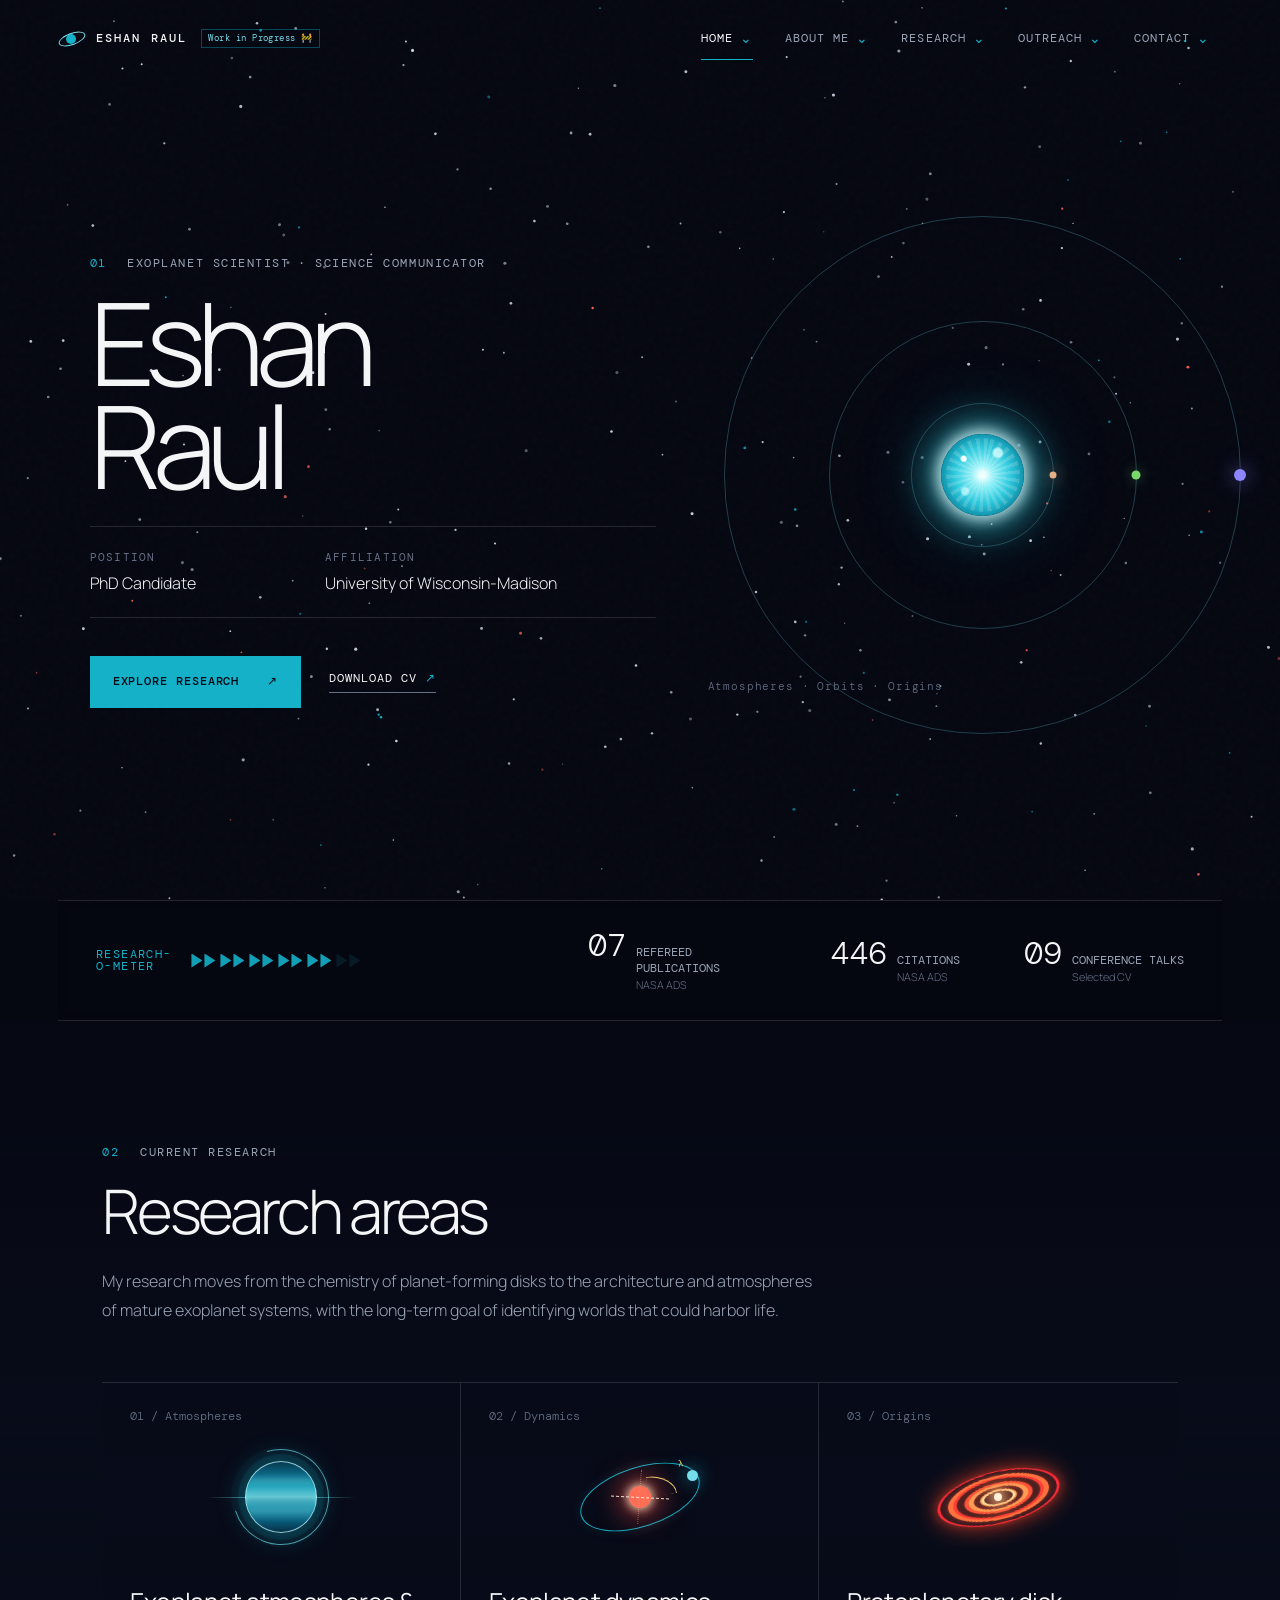
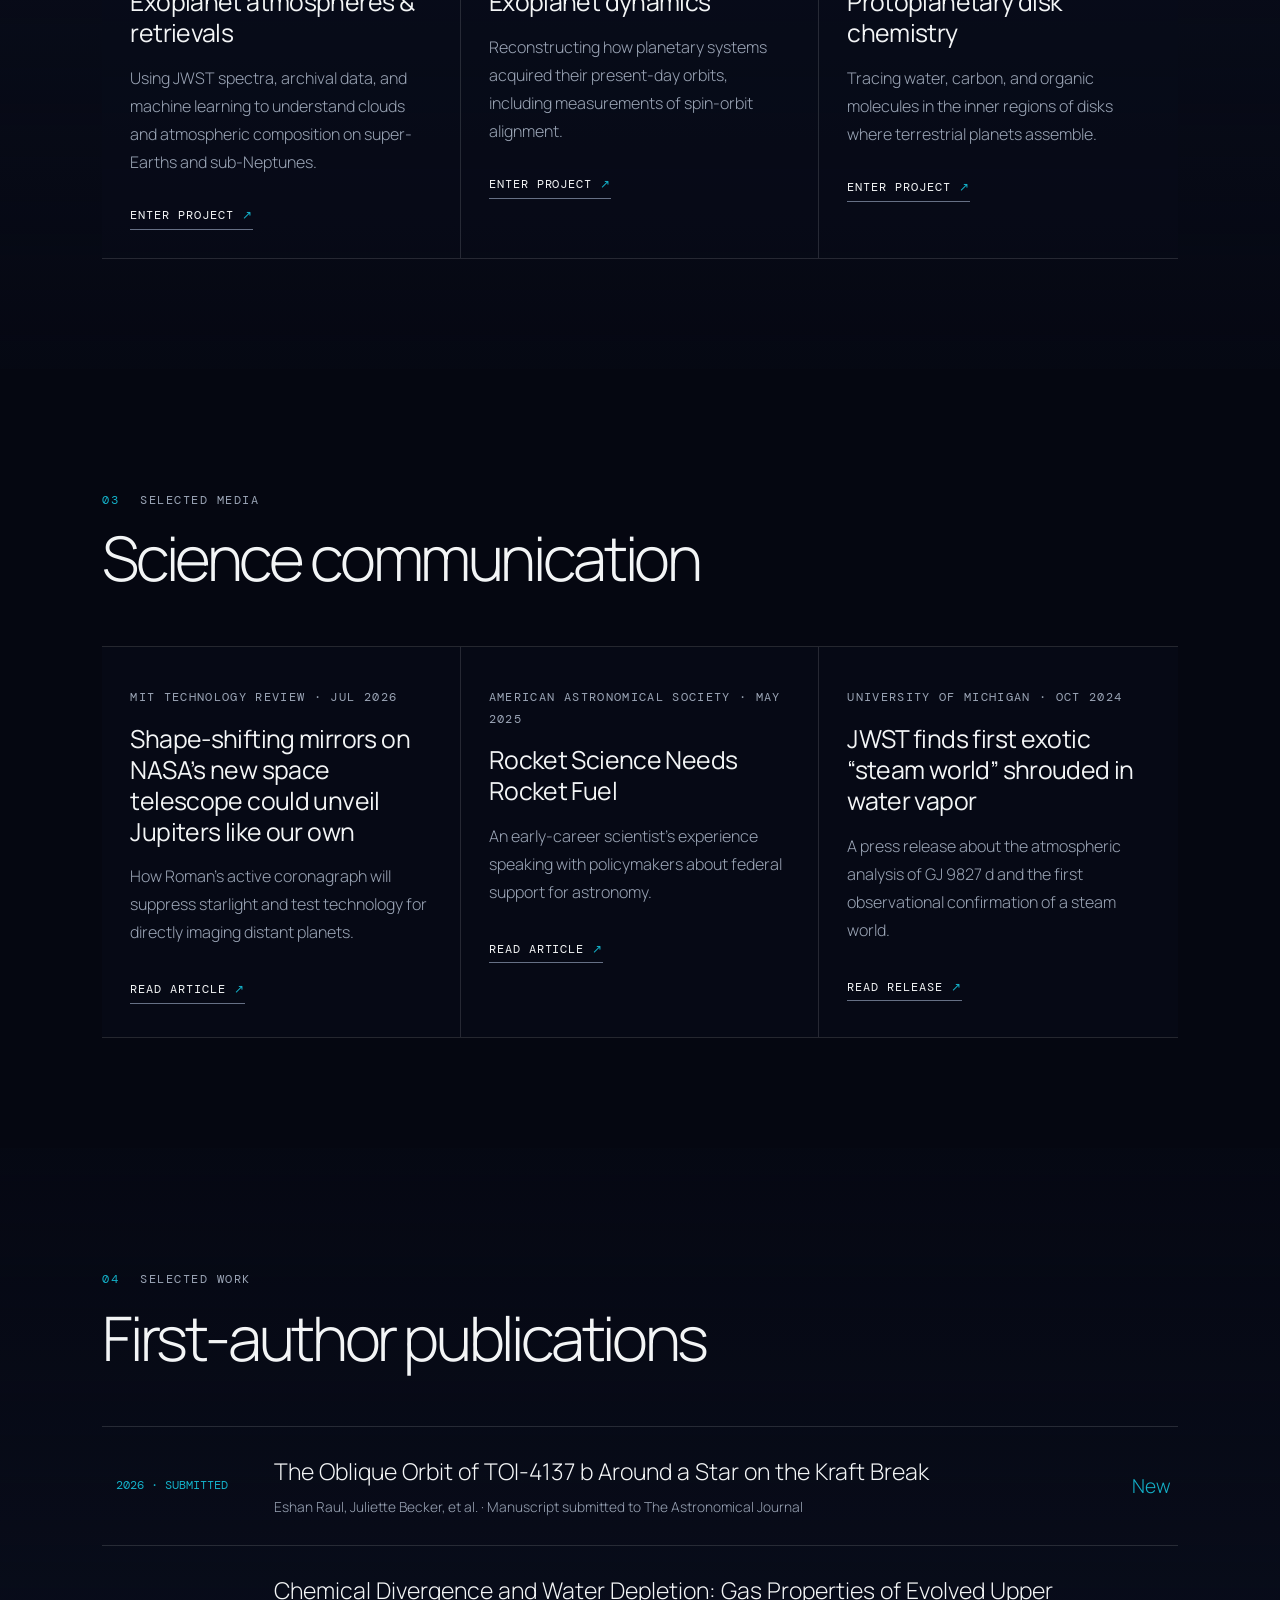
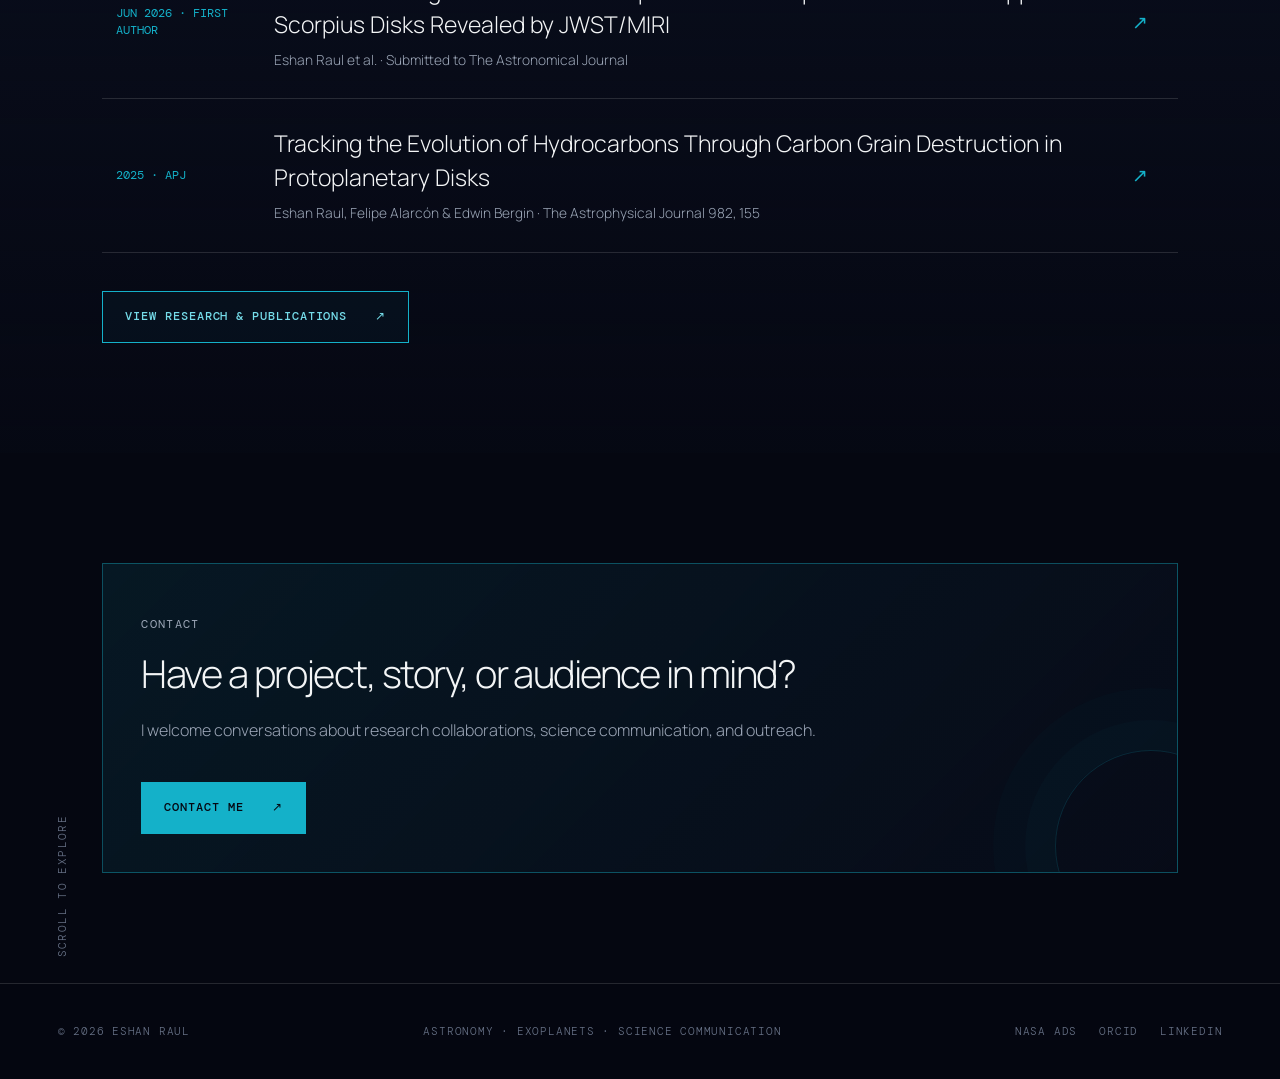
<file: index.html>
<!doctype html>
<html lang="en">
<head>
  <meta charset="UTF-8">
  <meta name="viewport" content="width=device-width, initial-scale=1">
  <meta name="description" content="Eshan Raul is an astronomy PhD candidate at UW-Madison studying exoplanet atmospheres, orbital dynamics, and planet formation.">
  <meta name="theme-color" content="#050711">
  <title>Eshan Raul | Exoplanet Researcher</title>
  <link rel="icon" type="image/svg+xml" href="data:image/svg+xml,%3Csvg xmlns='http://www.w3.org/2000/svg' viewBox='0 0 64 64'%3E%3Ccircle cx='32' cy='32' r='11' fill='%2314b1c9'/%3E%3Cellipse cx='32' cy='32' rx='27' ry='10' fill='none' stroke='%2375dcea' stroke-width='3' transform='rotate(-20 32 32)'/%3E%3C/svg%3E">
  <link rel="stylesheet" href="styles.css">
  <script src="script.js" defer></script>
</head>
<body data-page="home">
  <canvas id="starfield" aria-hidden="true"></canvas>
  <div class="noise" aria-hidden="true"></div>
  <div data-site-header></div>

  <main id="main-content">
    <section class="home-hero" aria-labelledby="home-title">
      <div class="hero-copy reveal">
        <p class="eyebrow"><span>01</span> Exoplanet scientist · Science communicator</p>
        <h1 class="display-title" id="home-title">Eshan<br>Raul</h1>
        <dl class="identity-line">
          <div>
            <dt>Position</dt>
            <dd>PhD Candidate</dd>
          </div>
          <div>
            <dt>Affiliation</dt>
            <dd>University of Wisconsin-Madison</dd>
          </div>
        </dl>
        <div class="button-row">
          <a class="button button-primary" href="research.html">Explore research <span>↗</span></a>
          <a class="text-link" href="assets/Eshan_Raul_Curriculum_Vitae.pdf" target="_blank">Download CV <span>↗</span></a>
        </div>
      </div>

      <div class="system-shell reveal" aria-label="Stylized planetary system">
        <div class="stellar-system" aria-hidden="true">
          <div class="orbit-track outer"><span class="world"></span></div>
          <div class="orbit-track middle"><span class="world"></span></div>
          <div class="orbit-track inner"><span class="world"></span></div>
          <div class="central-star"></div>
          <div class="system-axis">Atmospheres · Orbits · Origins</div>
        </div>
      </div>
      <div class="scroll-cue" aria-hidden="true">Scroll to explore</div>
    </section>

    <section class="metric-strip" aria-label="Academic highlights">
      <div class="signal">Research-o-meter<span class="signal-loader" aria-hidden="true"><i></i><i></i><i></i><i></i><i class="is-current"></i><i class="is-queued"></i></span></div>
      <a class="metric" href="https://ui.adsabs.harvard.edu/search/q=author:%22Raul%2C%20Eshan%22&sort=date%20desc%2C%20bibcode%20desc" target="_blank" rel="noreferrer">
        <strong>07</strong><span>Refereed publications</span><small>NASA ADS</small>
      </a>
      <a class="metric" href="https://ui.adsabs.harvard.edu/search/q=author:%22Raul%2C%20Eshan%22&sort=date%20desc%2C%20bibcode%20desc" target="_blank" rel="noreferrer">
        <strong>446</strong><span>Citations</span><small>NASA ADS</small>
      </a>
      <a class="metric" href="outreach.html#talks">
        <strong>09</strong><span>Conference talks</span><small>Selected CV</small>
      </a>
    </section>

    <section class="page-section tint" id="current-work">
      <div class="section-inner">
        <div class="section-heading reveal">
          <p class="eyebrow"><span>02</span> Current research</p>
          <h2 class="section-title">Research areas</h2>
          <p class="body-copy">My research moves from the chemistry of planet-forming disks to the architecture and atmospheres of mature exoplanet systems, with the long-term goal of identifying worlds that could harbor life.</p>
        </div>

        <div class="topic-grid">
          <article class="topic-card reveal">
            <div class="card-index">01 / Atmospheres</div>
            <div class="science-mark atmosphere atmosphere-a" aria-hidden="true"><span></span></div>
            <h2>Exoplanet atmospheres & retrievals</h2>
            <p>Using JWST spectra, archival data, and machine learning to understand clouds and atmospheric composition on super-Earths and sub-Neptunes.</p>
            <a class="text-link" href="research-atmospheres.html">Enter project <span>↗</span></a>
          </article>
          <article class="topic-card reveal">
            <div class="card-index">02 / Dynamics</div>
            <div class="science-mark dynamics" aria-hidden="true"><span class="dynamics-orbit"></span><span class="dynamics-equator"></span><span class="dynamics-angle"></span><span class="dynamics-planet"></span><span class="dynamics-star"></span></div>
            <h2>Exoplanet dynamics</h2>
            <p>Reconstructing how planetary systems acquired their present-day orbits, including measurements of spin-orbit alignment.</p>
            <a class="text-link" href="research-dynamics.html">Enter project <span>↗</span></a>
          </article>
          <article class="topic-card reveal">
            <div class="card-index">03 / Origins</div>
            <div class="science-mark disk" aria-hidden="true"><span></span></div>
            <h2>Protoplanetary disk chemistry</h2>
            <p>Tracing water, carbon, and organic molecules in the inner regions of disks where terrestrial planets assemble.</p>
            <a class="text-link" href="research-disks.html">Enter project <span>↗</span></a>
          </article>
        </div>
      </div>
    </section>

    <section class="page-section" id="highlights">
      <div class="section-inner">
        <div class="section-heading reveal">
          <p class="eyebrow"><span>03</span> Selected media</p>
          <h2 class="section-title">Science communication</h2>
        </div>
        <div class="feature-grid">
          <a class="feature-card reveal" href="https://www.technologyreview.com/2026/07/22/1140701/shape-shifting-mirrors-roman-space-telescope/" target="_blank" rel="noreferrer">
            <p class="kicker">MIT Technology Review · Jul 2026</p>
            <h3>Shape-shifting mirrors on NASA’s new space telescope could unveil Jupiters like our own</h3>
            <p>How Roman’s active coronagraph will suppress starlight and test technology for directly imaging distant planets.</p>
            <span class="text-link">Read article <span>↗</span></span>
          </a>
          <a class="feature-card reveal" href="https://aas.org/posts/news/2025/05/rocket-science-needs-rocket-fuel-early-scientists-experience-hill" target="_blank" rel="noreferrer">
            <p class="kicker">American Astronomical Society · May 2025</p>
            <h3>Rocket Science Needs Rocket Fuel</h3>
            <p>An early-career scientist’s experience speaking with policymakers about federal support for astronomy.</p>
            <span class="text-link">Read article <span>↗</span></span>
          </a>
          <a class="feature-card reveal" href="https://news.umich.edu/jwst-finds-first-exotic-steam-world-shrouded-in-water-vapor/" target="_blank" rel="noreferrer">
            <p class="kicker">University of Michigan · Oct 2024</p>
            <h3>JWST finds first exotic “steam world” shrouded in water vapor</h3>
            <p>A press release about the atmospheric analysis of GJ 9827 d and the first observational confirmation of a steam world.</p>
            <span class="text-link">Read release <span>↗</span></span>
          </a>
        </div>
      </div>
    </section>

    <section class="page-section tint">
      <div class="section-inner">
        <div class="section-heading reveal">
          <p class="eyebrow"><span>04</span> Selected work</p>
          <h2 class="section-title">First-author publications</h2>
        </div>
        <div class="publication-list">
          <div class="publication reveal">
            <div class="pub-meta">2026 · Submitted</div>
            <div><h3>The Oblique Orbit of TOI-4137 b Around a Star on the Kraft Break</h3><p>Eshan Raul, Juliette Becker, et al. · Manuscript submitted to The Astronomical Journal</p></div>
            <span class="pub-arrow">New</span>
          </div>
          <a class="publication reveal" href="https://ui.adsabs.harvard.edu/abs/2026arXiv260627476R/abstract" target="_blank" rel="noreferrer">
            <div class="pub-meta">Jun 2026 · First author</div>
            <div><h3>Chemical Divergence and Water Depletion: Gas Properties of Evolved Upper Scorpius Disks Revealed by JWST/MIRI</h3><p>Eshan Raul et al. · Submitted to The Astronomical Journal</p></div>
            <span class="pub-arrow">↗</span>
          </a>
          <a class="publication reveal" href="https://ui.adsabs.harvard.edu/abs/2025ApJ...982..155R/abstract" target="_blank" rel="noreferrer">
            <div class="pub-meta">2025 · ApJ</div>
            <div><h3>Tracking the Evolution of Hydrocarbons Through Carbon Grain Destruction in Protoplanetary Disks</h3><p>Eshan Raul, Felipe Alarcón & Edwin Bergin · The Astrophysical Journal 982, 155</p></div>
            <span class="pub-arrow">↗</span>
          </a>
        </div>
        <div class="button-row reveal">
          <a class="button button-secondary" href="research.html#publications">View research & publications <span>↗</span></a>
        </div>
      </div>
    </section>

    <section class="page-section">
      <div class="section-inner">
        <div class="callout reveal">
          <p class="kicker">Contact</p>
          <h3>Have a project, story, or audience in mind?</h3>
          <p>I welcome conversations about research collaborations, science communication, and outreach.</p>
          <div class="button-row"><a class="button button-primary" href="contact.html">Contact me <span>↗</span></a></div>
        </div>
      </div>
    </section>
  </main>

  <div data-site-footer></div>
</body>
</html>
</file>
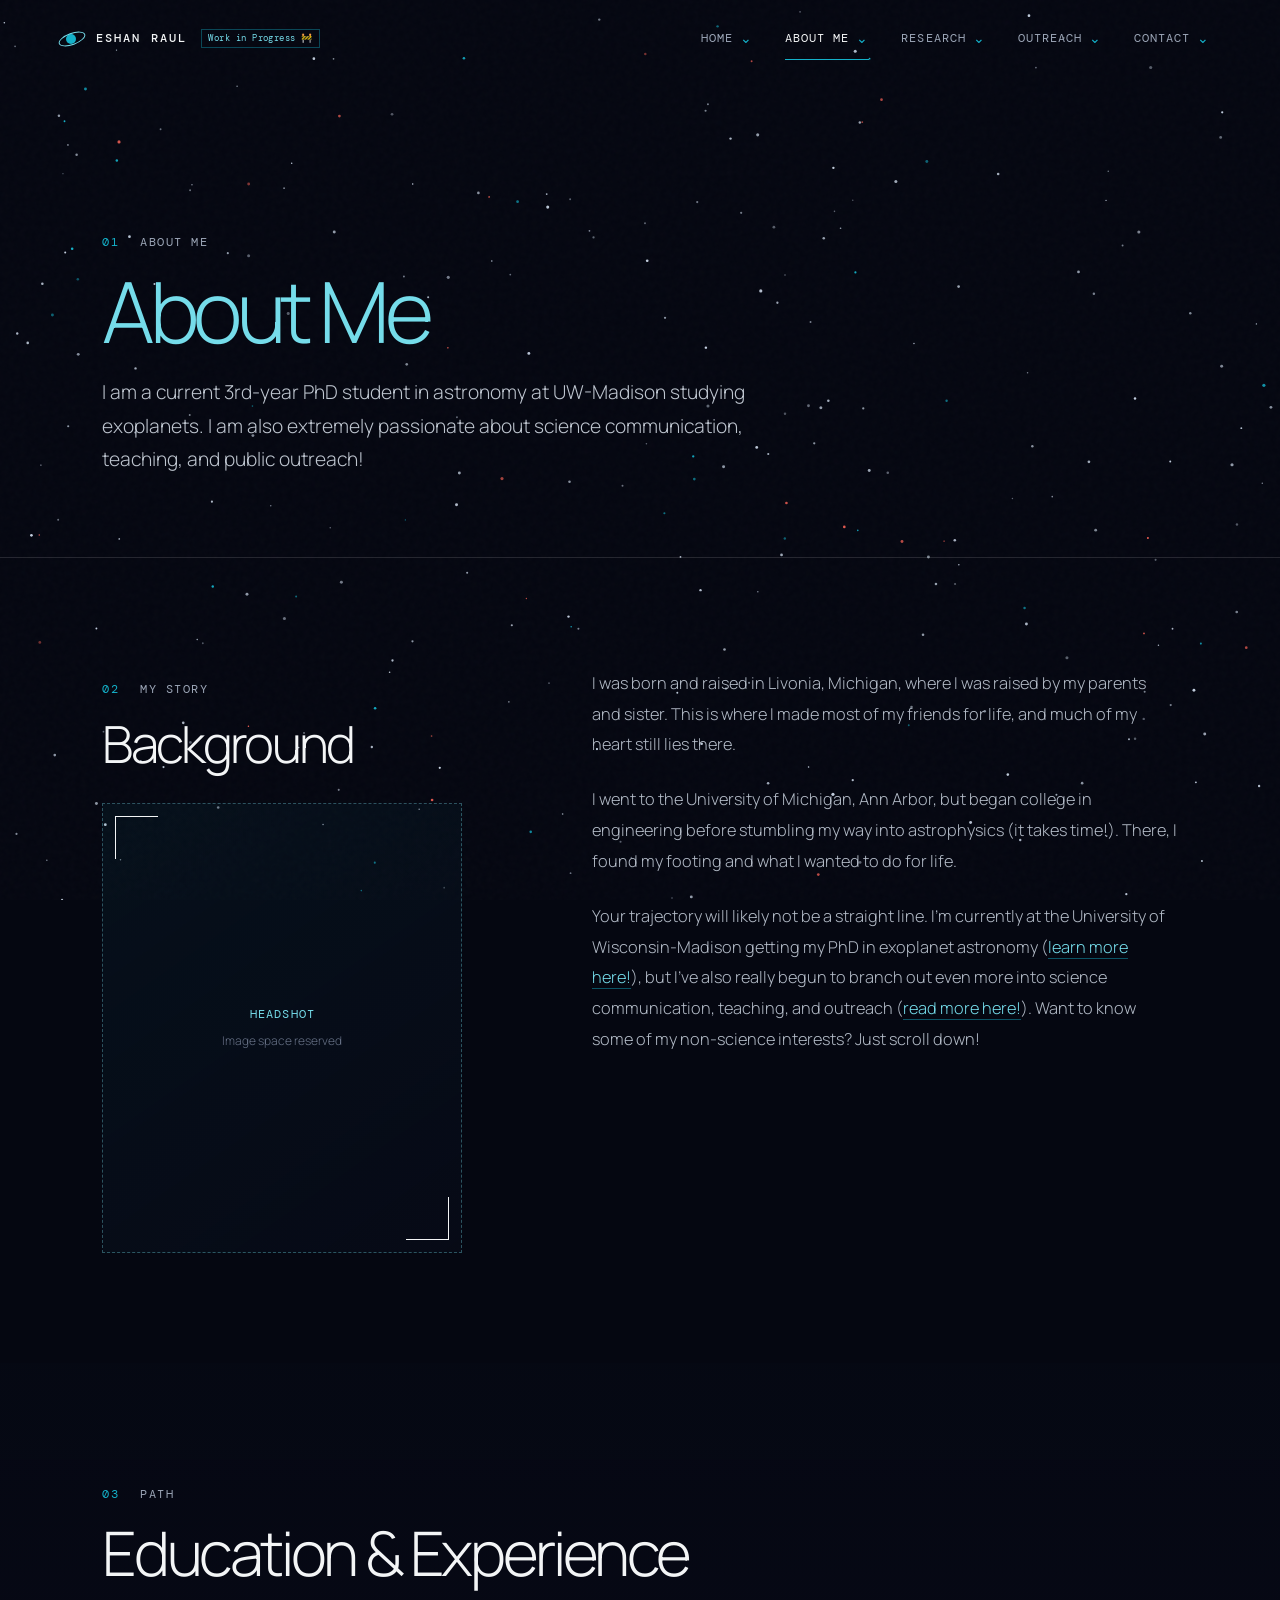
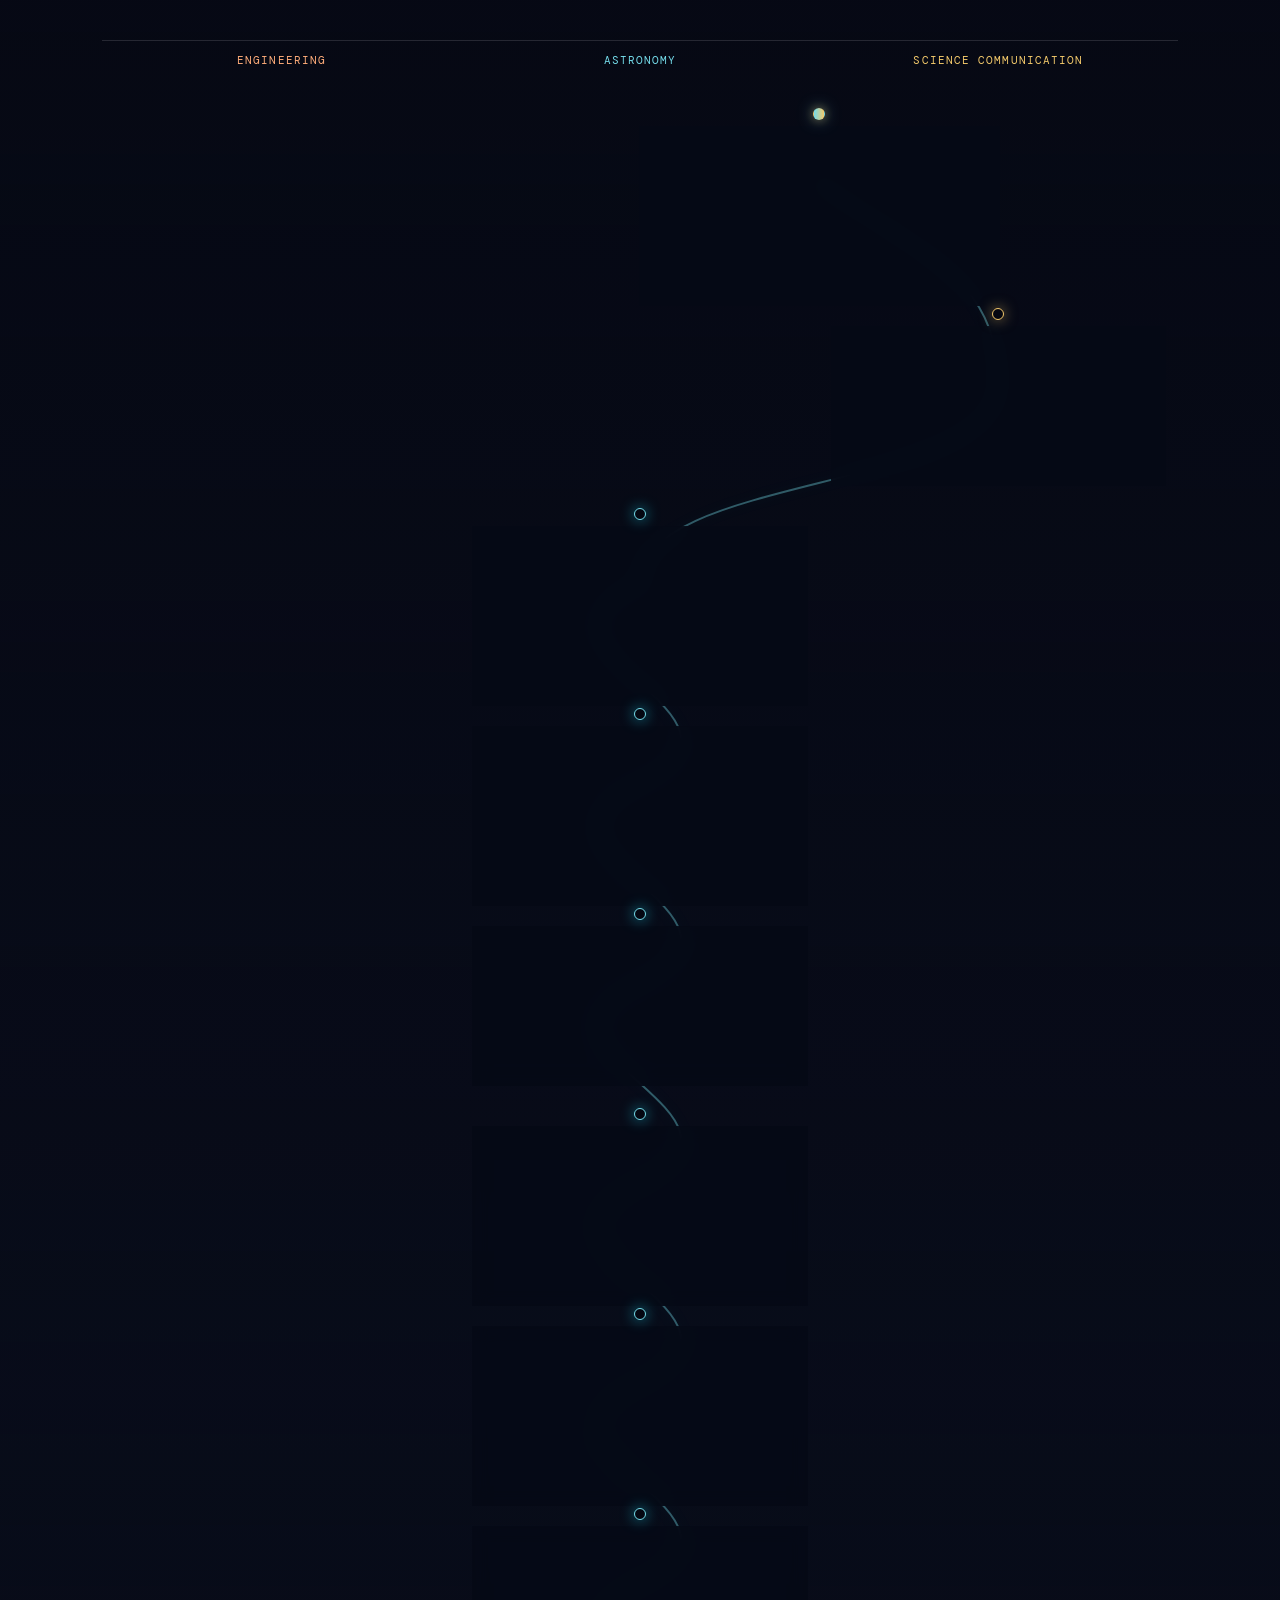
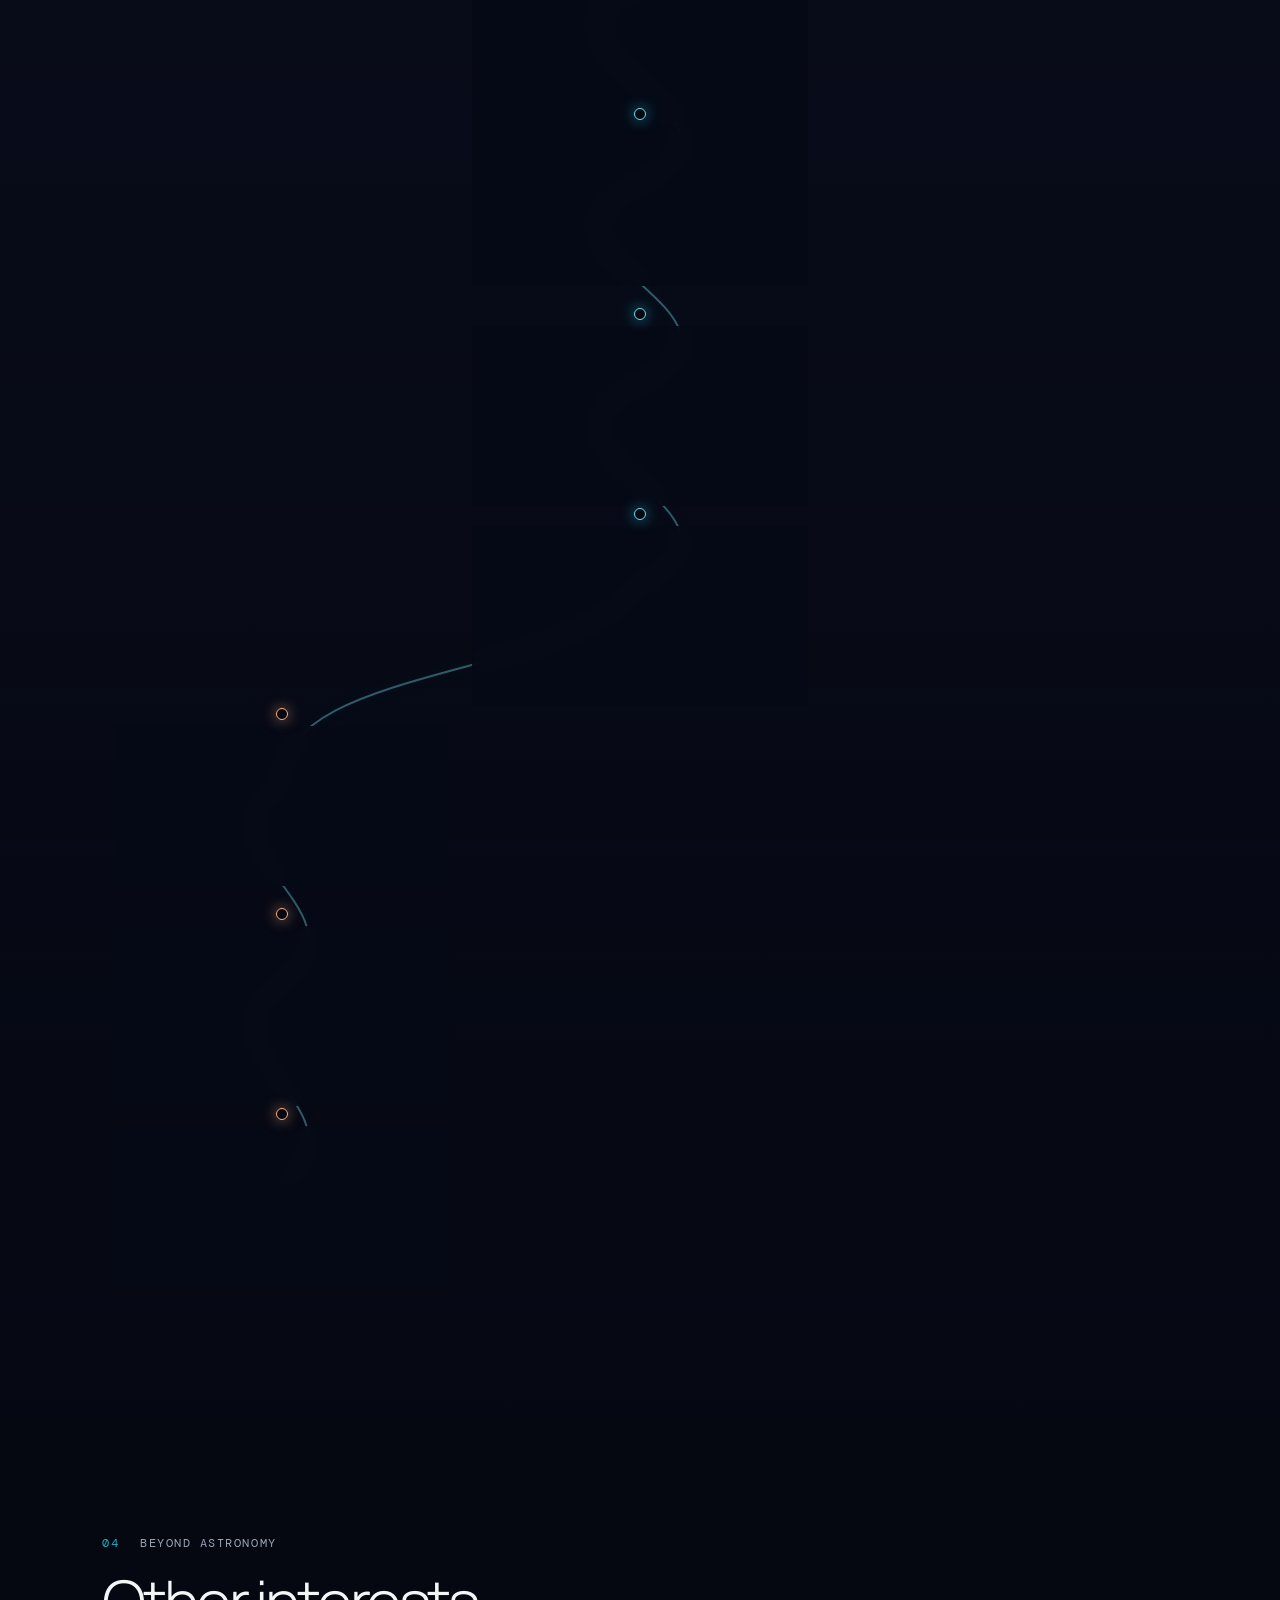
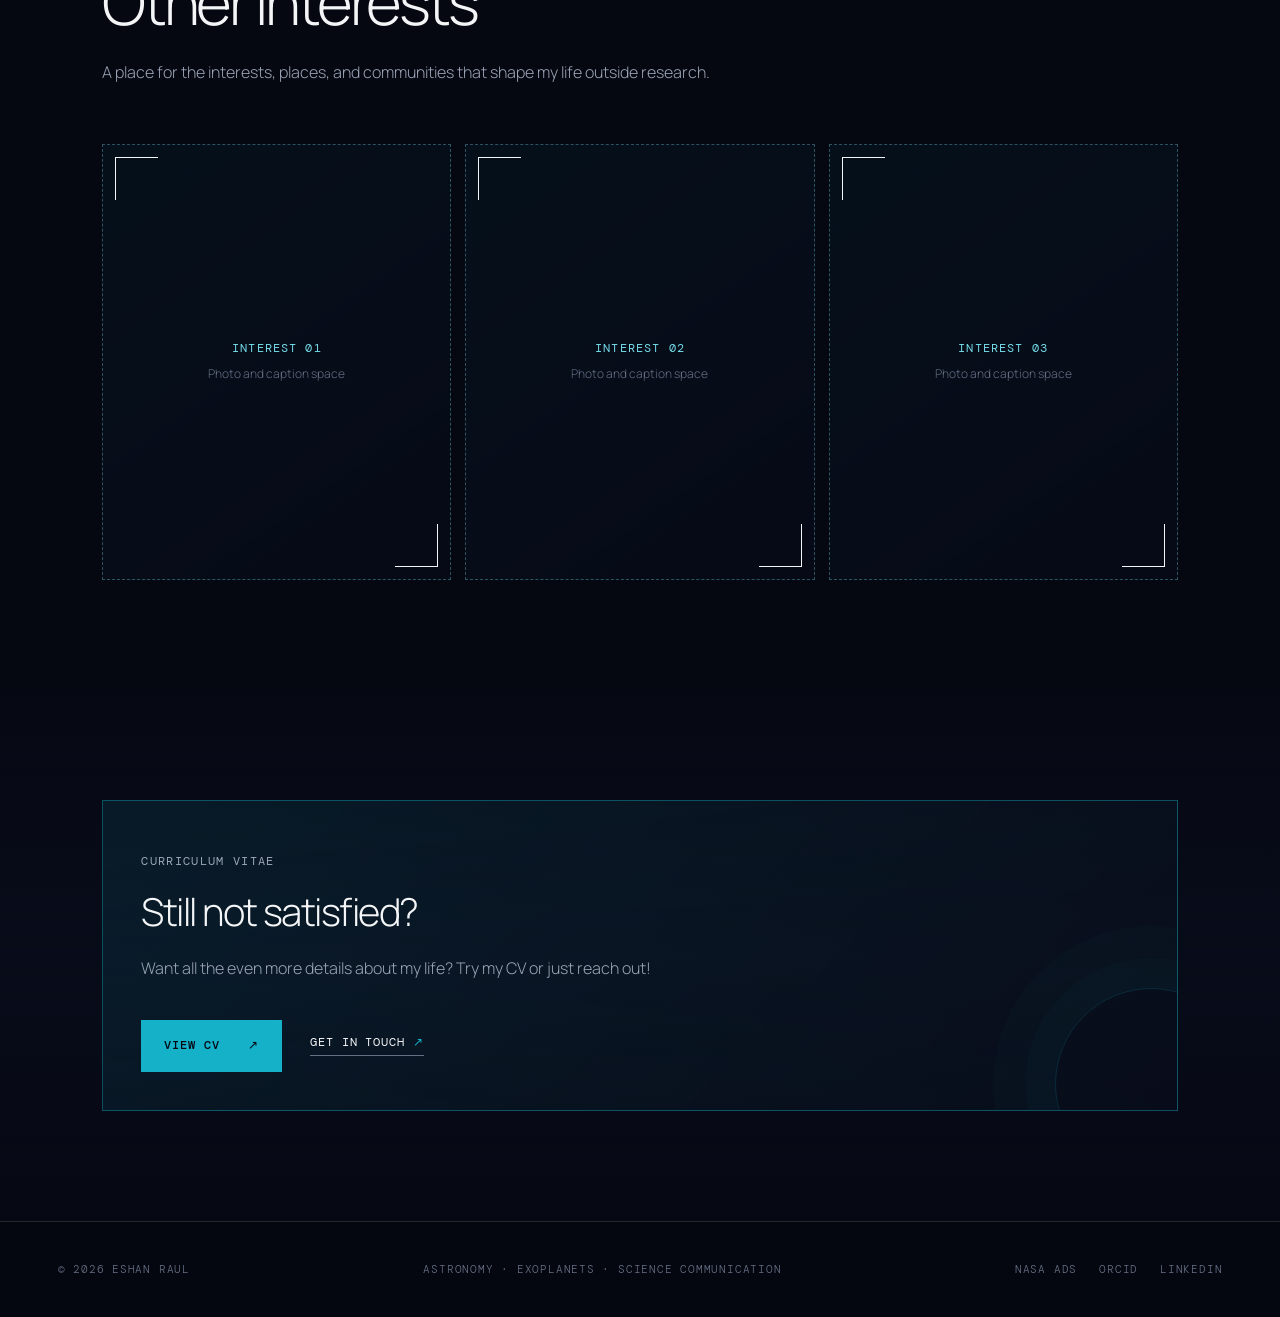
<file: about.html>
<!doctype html>
<html lang="en">
<head>
  <meta charset="UTF-8"><meta name="viewport" content="width=device-width, initial-scale=1">
  <meta name="description" content="About Eshan Raul: astronomy PhD candidate, exoplanet researcher, educator, and science communicator.">
  <meta name="theme-color" content="#050711"><title>About Eshan Raul</title>
  <link rel="icon" type="image/svg+xml" href="data:image/svg+xml,%3Csvg xmlns='http://www.w3.org/2000/svg' viewBox='0 0 64 64'%3E%3Ccircle cx='32' cy='32' r='11' fill='%2314b1c9'/%3E%3Cellipse cx='32' cy='32' rx='27' ry='10' fill='none' stroke='%2375dcea' stroke-width='3' transform='rotate(-20 32 32)'/%3E%3C/svg%3E">
  <link rel="stylesheet" href="styles.css"><script src="script.js" defer></script>
</head>
<body data-page="about"><canvas id="starfield" aria-hidden="true"></canvas><div class="noise" aria-hidden="true"></div><div data-site-header></div>
<main id="main-content">
  <section class="page-hero"><div class="hero-inner reveal"><p class="eyebrow"><span>01</span> About me</p><h1 class="page-title main-title">About Me</h1><p class="lede">I am a current 3rd-year PhD student in astronomy at UW-Madison studying exoplanets. I am also extremely passionate about science communication, teaching, and public outreach!</p></div></section>

  <section class="page-section" id="story"><div class="section-inner split">
    <div class="split-aside reveal"><p class="eyebrow"><span>02</span> My story</p><h2 class="section-title">Background</h2><!-- Replace this placeholder with a headshot. --><figure class="media-slot portrait-slot"><div class="media-placeholder" role="img" aria-label="Reserved space for a headshot"><span>Headshot</span><small>Image space reserved</small></div></figure></div>
    <div class="prose reveal">
      <p>I was born and raised in Livonia, Michigan, where I was raised by my parents and sister. This is where I made most of my friends for life, and much of my heart still lies there. </p>
      <p>I went to the University of Michigan, Ann Arbor, but began college in engineering before stumbling my way into astrophysics (it takes time!). There, I found my footing and what I wanted to do for life.</p>
      <p>Your trajectory will likely not be a straight line. I'm currently at the University of Wisconsin-Madison getting my PhD in exoplanet astronomy (<a href="research.html">learn more here!</a>), but I've also really begun to branch out even more into science communication, teaching, and outreach (<a href="outreach.html">read more here!</a>). Want to know some of my non-science interests? Just scroll down!</p>
    </div>
  </div></section>

  <section class="page-section tint" id="education"><div class="section-inner">
    <div class="section-heading reveal"><p class="eyebrow"><span>03</span> Path</p><h2 class="section-title">Education & Experience</h2></div>
    <div class="path-legend reveal" aria-label="Life path categories"><span class="engineering">Engineering</span><span class="astronomy">Astronomy</span><span class="communication">Science communication</span></div>
    <div class="life-path">
      <svg class="life-path-line" viewBox="0 0 900 2800" preserveAspectRatio="none" aria-hidden="true"><path d="M600 80 C680 150 750 170 750 280 C750 390 450 370 450 480 C330 550 570 610 450 680 C330 750 570 810 450 880 C330 950 570 1010 450 1080 C330 1150 570 1210 450 1280 C330 1350 570 1410 450 1480 C330 1550 570 1610 450 1680 C330 1750 570 1810 450 1880 C330 1950 570 2010 450 2080 C390 2180 150 2160 150 2280 C70 2350 230 2410 150 2480 C70 2550 230 2610 150 2680"/></svg>

      <article class="life-event track-hybrid reveal" style="--row: 1"><div class="life-event-card"><time>May 2026—May 2029</time><p class="kicker">Astronomy + communication</p><h3>PhD in Astronomy · UW-Madison</h3><p>Exoplanet research with Thomas Beatty while continuing to build a path in science communication, teaching, and outreach.</p></div></article>

      <article class="life-event track-communication reveal" style="--row: 2"><div class="life-event-card"><time>June—August 2026</time><p class="kicker">Science communication</p><h3>AAAS Mass Media Fellow</h3><p>Reported on emerging technology during a ten-week placement at MIT Technology Review.</p></div></article>

      <article class="life-event track-astronomy reveal" style="--row: 3"><div class="life-event-card"><time>January 2026—present</time><p class="kicker">Exoplanet atmospheres</p><h3>Research with Thomas Beatty</h3><p>Investigating cloud trends across super-Earths and sub-Neptunes with JWST archival data and machine learning.</p></div></article>

      <article class="life-event track-astronomy reveal" style="--row: 4"><div class="life-event-card"><time>September 2025—present</time><p class="kicker">Exoplanet dynamics</p><h3>Research with Juliette Becker</h3><p>Measuring the Rossiter-McLaughlin effect to identify spin-orbit misalignment in super-Earth and sub-Neptune systems.</p></div></article>

      <article class="life-event track-astronomy reveal" style="--row: 5"><div class="life-event-card"><time>August 2024—May 2026</time><p class="kicker">Graduate education</p><h3>MS in Astronomy · UW-Madison</h3><p>Advised by Coco Zhang and Juliette Becker in disk chemistry and exoplanet dynamics.</p></div></article>

      <article class="life-event track-astronomy reveal" style="--row: 6"><div class="life-event-card"><time>September 2024—March 2026</time><p class="kicker">JWST GO 3034</p><h3>Research with Ke “Coco” Zhang</h3><p>Constrained complex organic molecules in terrestrial-planet-forming disk regions as part of a Large JWST Cycle 2 program.</p></div></article>

      <article class="life-event track-astronomy reveal" style="--row: 7"><div class="life-event-card"><time>January 2024—January 2025</time><p class="kicker">JWST GO 4098</p><h3>Research with Ryan MacDonald</h3><p>Analyzed transmission spectra for five potential water worlds as part of a Large JWST Cycle 2 program.</p></div></article>

      <article class="life-event track-astronomy reveal" style="--row: 8"><div class="life-event-card"><time>August 2020—May 2024</time><p class="kicker">Undergraduate education</p><h3>BS in Honors Astronomy/Astrophysics · Michigan</h3><p>Graduated summa cum laude with a double major in Astrophysics and Physics, advised by Ryan MacDonald, Ted Bergin, and Emily Rauscher.</p></div></article>

      <article class="life-event track-astronomy reveal" style="--row: 9"><div class="life-event-card"><time>September—December 2023</time><p class="kicker">Research capstone</p><h3>Research with Emily Rauscher</h3><p>Tested how exoplanet rotation changes hot-Jupiter emission spectra at JWST-level precision.</p></div></article>

      <article class="life-event track-astronomy reveal" style="--row: 10"><div class="life-event-card"><time>September—December 2022</time><p class="kicker">High-energy astrophysics</p><h3>Research with Jon Miller</h3><p>Used NASA HEASARC tools to analyze Swift XRT light curves, fluxes, and luminosities, leading two Astronomer’s Telegrams.</p></div></article>

      <article class="life-event track-astronomy reveal" style="--row: 11"><div class="life-event-card"><time>December 2021—January 2024</time><p class="kicker">Disk chemistry</p><h3>Research with Edwin “Ted” Bergin</h3><p>Modeled organic-molecule evolution and carbon-grain destruction in planet-forming disks, leading a first-author paper.</p></div></article>

      <article class="life-event track-engineering reveal" style="--row: 12"><div class="life-event-card"><time>August 2020</time><p class="kicker">Engineering</p><h3>University of Michigan</h3><p>Began college in engineering before finding a route into physics and astrophysics.</p></div></article>

      <article class="life-event track-engineering reveal" style="--row: 13"><div class="life-event-card"><time>June—August 2019</time><p class="kicker">Project intern</p><h3>Ford Motor Company</h3><p>Collected emissions data for new nitrogen oxide sensors, compiled large datasets, and presented findings to the company.</p></div></article>

      <article class="life-event track-engineering reveal" style="--row: 14"><div class="life-event-card"><time>2016—2020</time><p class="kicker">Early foundation</p><h3>Churchill High School</h3><p>Math, Science, and Computers (MSC) Program in Livonia, Michigan.</p></div></article>
    </div>
  </div></section>

  <section class="page-section" id="interests"><div class="section-inner">
    <div class="section-heading reveal"><p class="eyebrow"><span>04</span> Beyond astronomy</p><h2 class="section-title">Other interests</h2><p class="body-copy">A place for the interests, places, and communities that shape my life outside research.</p></div>
    <!-- Replace these placeholders with personal photographs, then add a short caption for each interest. -->
    <div class="interest-grid">
      <figure class="media-slot interest-photo reveal"><div class="media-placeholder" role="img" aria-label="Reserved space for a personal interests photo"><span>Interest 01</span><small>Photo and caption space</small></div></figure>
      <figure class="media-slot interest-photo reveal"><div class="media-placeholder" role="img" aria-label="Reserved space for a personal interests photo"><span>Interest 02</span><small>Photo and caption space</small></div></figure>
      <figure class="media-slot interest-photo reveal"><div class="media-placeholder" role="img" aria-label="Reserved space for a personal interests photo"><span>Interest 03</span><small>Photo and caption space</small></div></figure>
    </div>
  </div></section>

  <section class="page-section tint"><div class="section-inner"><div class="callout reveal">
    <p class="kicker">Curriculum Vitae</p><h3>Still not satisfied?</h3>
    <p>Want all the even more details about my life? Try my CV or just reach out!</p>
    <div class="button-row"><a class="button button-primary" href="assets/Eshan_Raul_Curriculum_Vitae.pdf" target="_blank">View CV <span>↗</span></a><a class="text-link" href="contact.html">Get in touch <span>↗</span></a></div>
  </div></div></section>
</main><div data-site-footer></div></body></html>
</file>
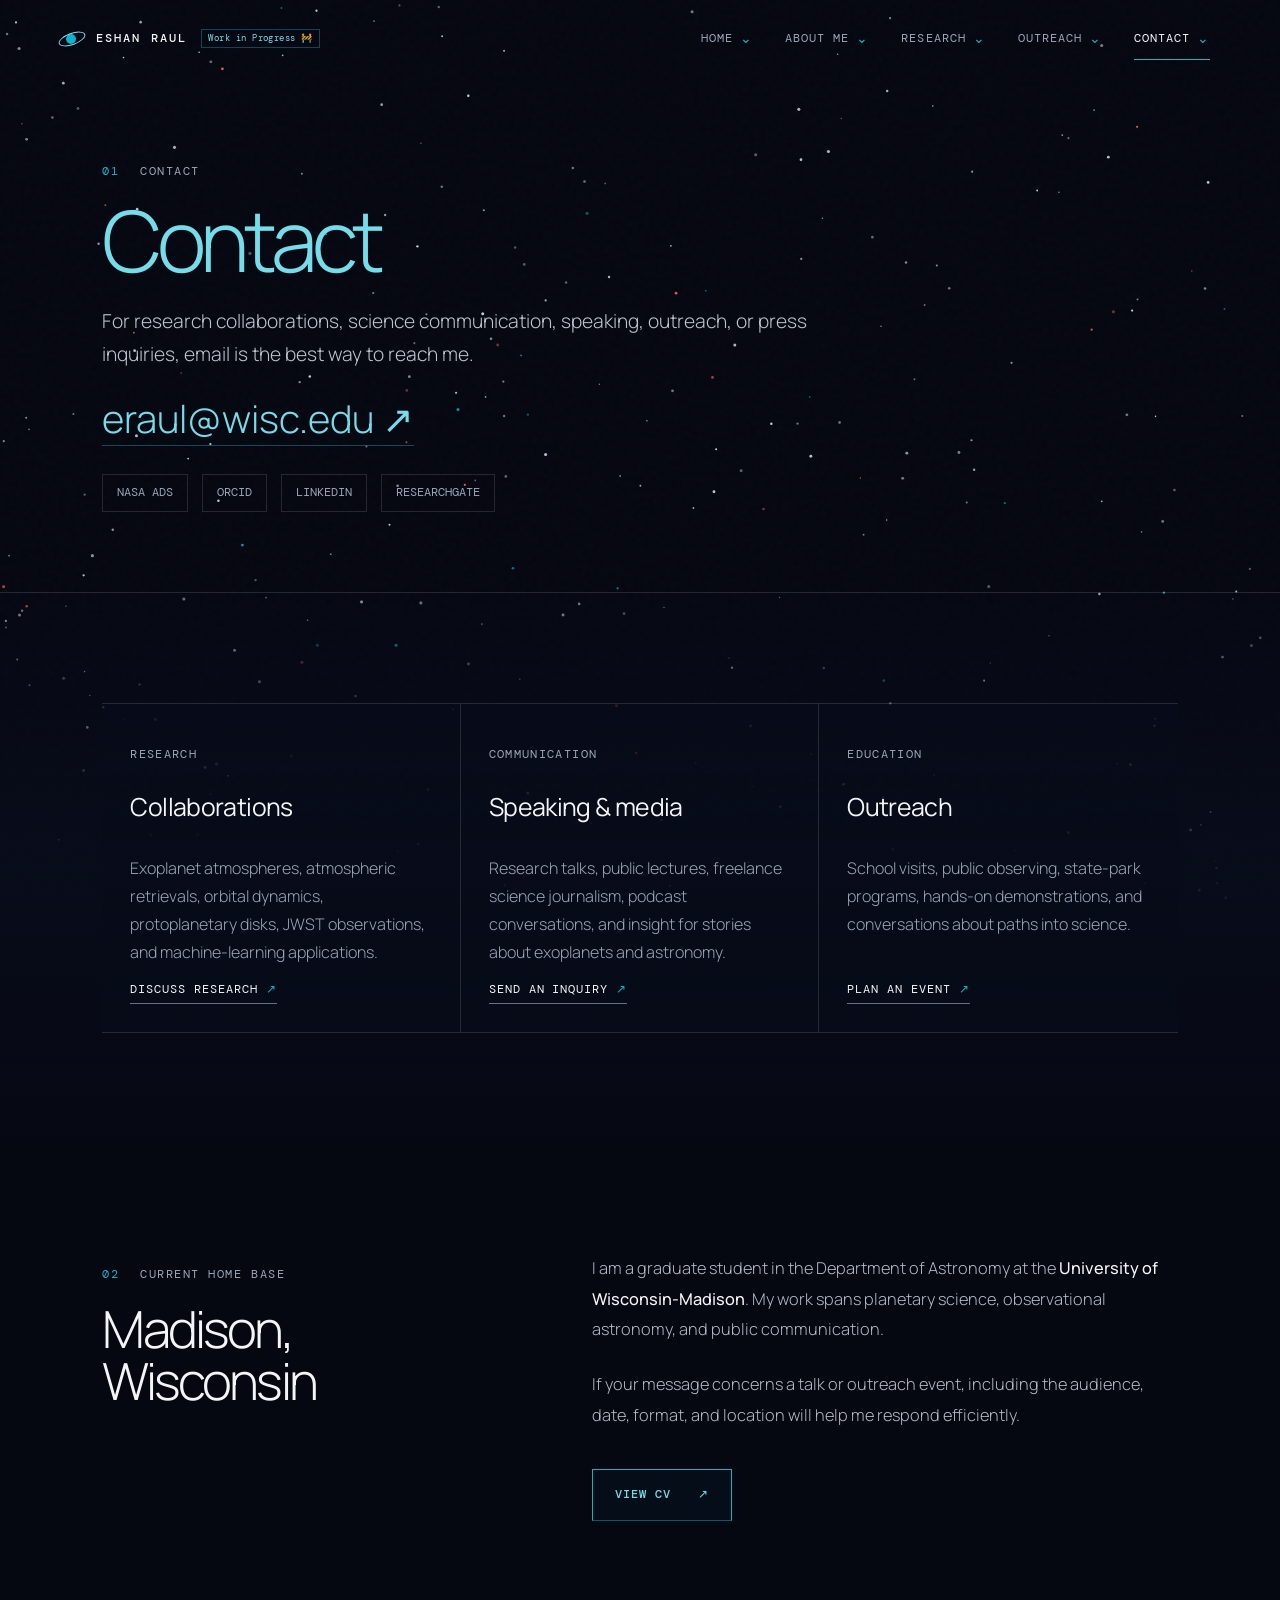
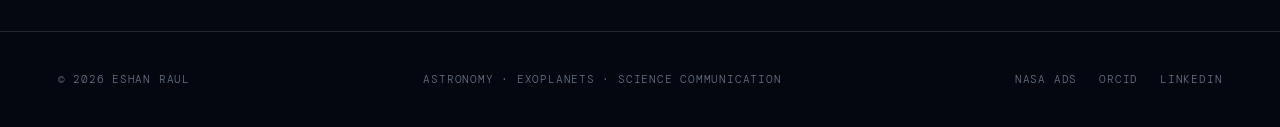
<file: contact.html>
<!doctype html>
<html lang="en">
<head>
  <meta charset="UTF-8"><meta name="viewport" content="width=device-width, initial-scale=1">
  <meta name="description" content="Contact Eshan Raul about exoplanet research, science communication, outreach, or speaking.">
  <meta name="theme-color" content="#050711"><title>Contact | Eshan Raul</title>
  <link rel="icon" type="image/svg+xml" href="data:image/svg+xml,%3Csvg xmlns='http://www.w3.org/2000/svg' viewBox='0 0 64 64'%3E%3Ccircle cx='32' cy='32' r='11' fill='%2314b1c9'/%3E%3Cellipse cx='32' cy='32' rx='27' ry='10' fill='none' stroke='%2375dcea' stroke-width='3' transform='rotate(-20 32 32)'/%3E%3C/svg%3E">
  <link rel="stylesheet" href="styles.css"><script src="script.js" defer></script>
</head>
<body data-page="contact" class="contact-page"><canvas id="starfield" aria-hidden="true"></canvas><div class="noise" aria-hidden="true"></div><div data-site-header></div>
<main id="main-content">
  <section class="page-hero"><div class="hero-inner reveal"><p class="eyebrow"><span>01</span> Contact</p><h1 class="page-title main-title">Contact</h1><p class="lede">For research collaborations, science communication, speaking, outreach, or press inquiries, email is the best way to reach me.</p><a class="primary-email" href="mailto:eraul@wisc.edu">eraul@wisc.edu ↗</a><div class="social-row"><a href="https://ui.adsabs.harvard.edu/search/q=author:%22Raul%2C%20Eshan%22&sort=date%20desc%2C%20bibcode%20desc" target="_blank" rel="noreferrer">NASA ADS</a><a href="https://orcid.org/0009-0002-2380-6683" target="_blank" rel="noreferrer">ORCID</a><a href="https://www.linkedin.com/in/eshanraul/" target="_blank" rel="noreferrer">LinkedIn</a><a href="https://www.researchgate.net/profile/Eshan-Raul" target="_blank" rel="noreferrer">ResearchGate</a></div></div></section>

  <section class="page-section tint"><div class="section-inner">
    <div class="contact-grid">
      <article class="contact-card reveal" id="collaborate"><p class="kicker">Research</p><h2>Collaborations</h2><p>Exoplanet atmospheres, atmospheric retrievals, orbital dynamics, protoplanetary disks, JWST observations, and machine-learning applications.</p><a class="text-link" href="mailto:eraul@wisc.edu?subject=Research%20collaboration">Discuss research <span>↗</span></a></article>
      <article class="contact-card reveal" id="speaking"><p class="kicker">Communication</p><h2>Speaking & media</h2><p>Research talks, public lectures, freelance science journalism, podcast conversations, and insight for stories about exoplanets and astronomy.</p><a class="text-link" href="mailto:eraul@wisc.edu?subject=Speaking%20or%20media%20inquiry">Send an inquiry <span>↗</span></a></article>
      <article class="contact-card reveal"><p class="kicker">Education</p><h2>Outreach</h2><p>School visits, public observing, state-park programs, hands-on demonstrations, and conversations about paths into science.</p><a class="text-link" href="mailto:eraul@wisc.edu?subject=Outreach%20invitation">Plan an event <span>↗</span></a></article>
    </div>
  </div></section>

  <section class="page-section"><div class="section-inner split">
    <div class="split-aside reveal"><p class="eyebrow"><span>02</span> Current home base</p><h2 class="section-title">Madison,<br>Wisconsin</h2></div>
    <div class="prose reveal"><p>I am a graduate student in the Department of Astronomy at the <strong>University of Wisconsin-Madison</strong>. My work spans planetary science, observational astronomy, and public communication.</p><p>If your message concerns a talk or outreach event, including the audience, date, format, and location will help me respond efficiently.</p><div class="button-row"><a class="button button-secondary" href="assets/Eshan_Raul_Curriculum_Vitae.pdf" target="_blank">View CV <span>↗</span></a></div></div>
  </div></section>
</main><div data-site-footer></div></body></html>
</file>
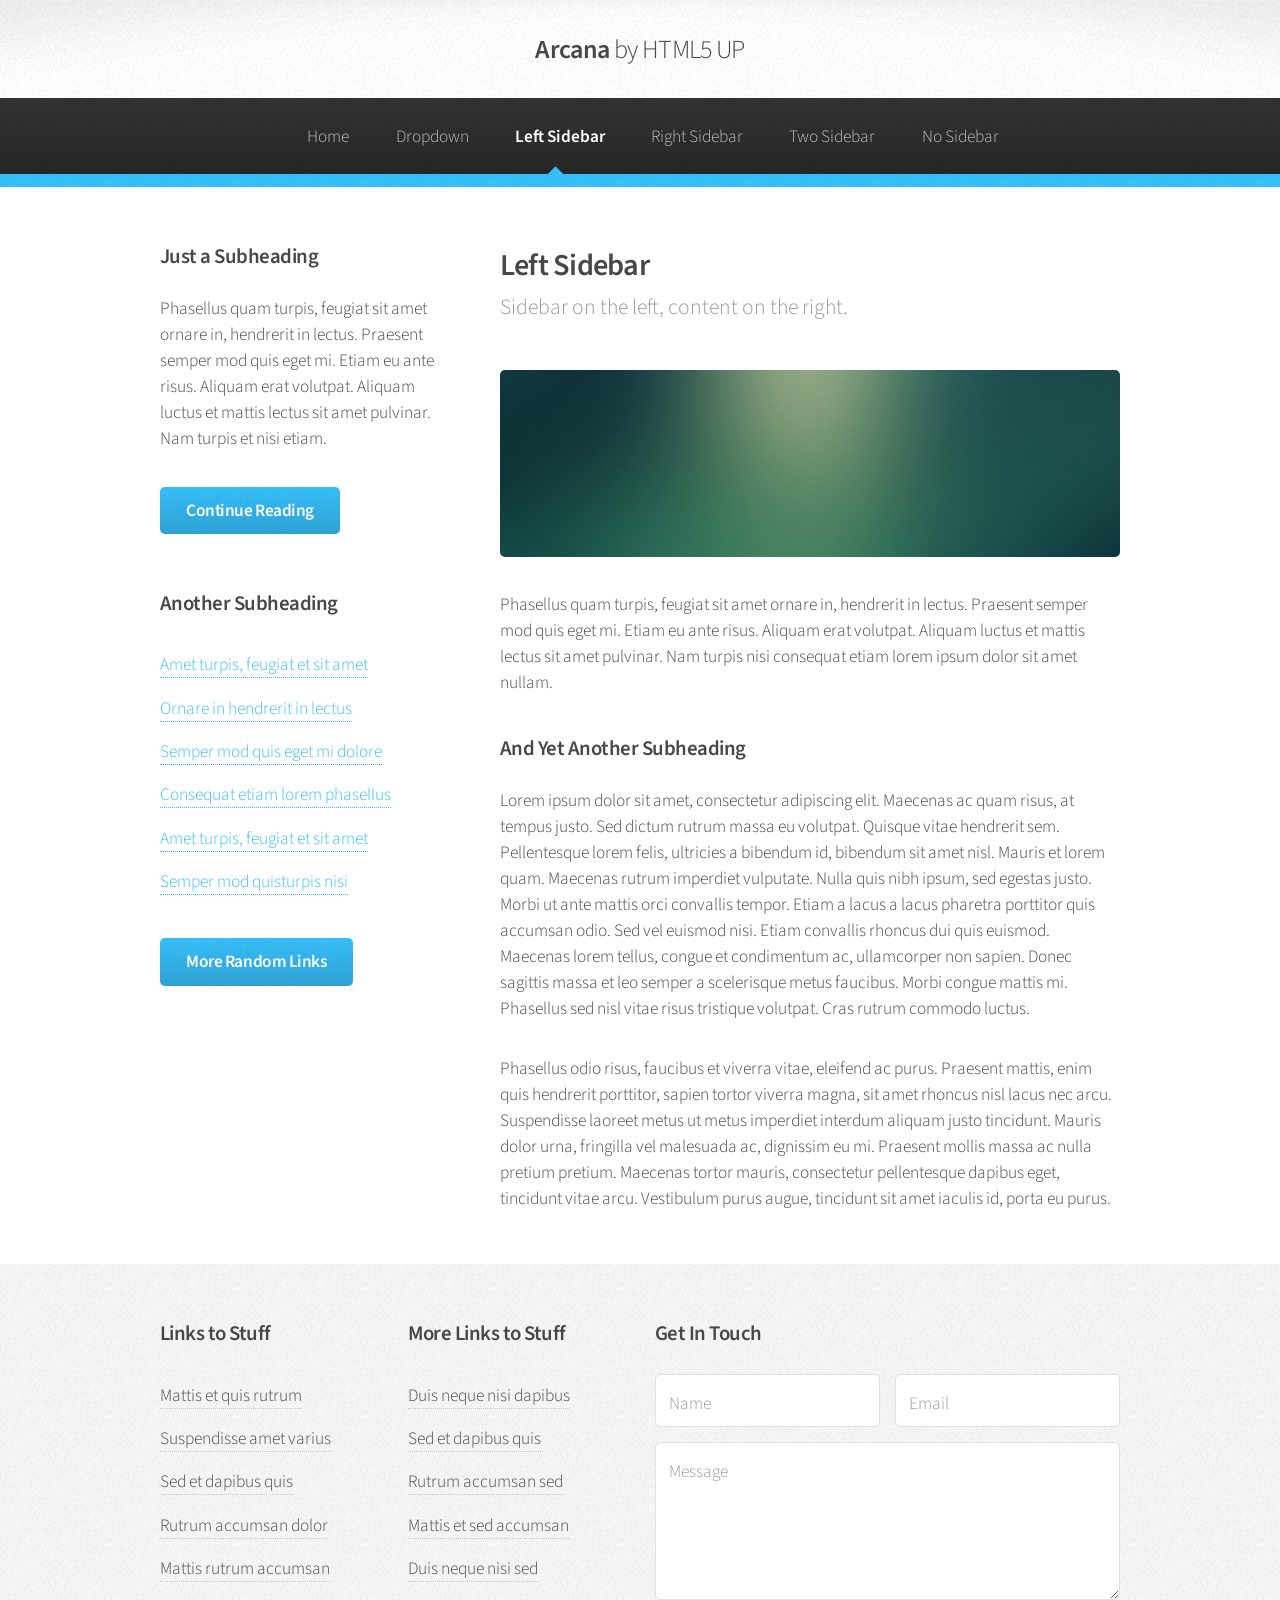
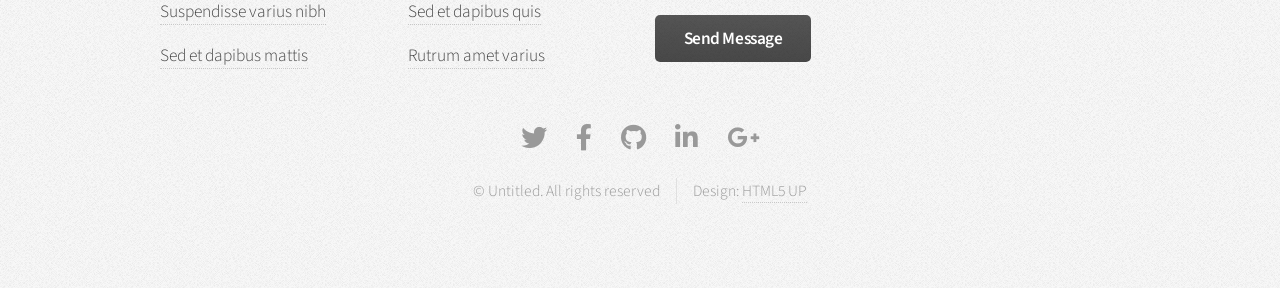
<file: left-sidebar.html>
<!DOCTYPE HTML>
<!--
	Arcana by HTML5 UP
	html5up.net | @ajlkn
	Free for personal and commercial use under the CCA 3.0 license (html5up.net/license)
-->
<html>
	<head>
		<title>Left Sidebar - Arcana by HTML5 UP</title>
		<meta charset="utf-8" />
		<meta name="viewport" content="width=device-width, initial-scale=1, user-scalable=no" />
		<link rel="stylesheet" href="assets/css/main.css" />
	</head>
	<body class="is-preload">
		<div id="page-wrapper">

			<!-- Header -->
				<div id="header">

					<!-- Logo -->
						<h1><a href="index.html" id="logo">Arcana <em>by HTML5 UP</em></a></h1>

					<!-- Nav -->
						<nav id="nav">
							<ul>
								<li><a href="index.html">Home</a></li>
								<li>
									<a href="#">Dropdown</a>
									<ul>
										<li><a href="#">Lorem dolor</a></li>
										<li><a href="#">Magna phasellus</a></li>
										<li><a href="#">Etiam sed tempus</a></li>
										<li>
											<a href="#">Submenu</a>
											<ul>
												<li><a href="#">Lorem dolor</a></li>
												<li><a href="#">Phasellus magna</a></li>
												<li><a href="#">Magna phasellus</a></li>
												<li><a href="#">Etiam nisl</a></li>
												<li><a href="#">Veroeros feugiat</a></li>
											</ul>
										</li>
										<li><a href="#">Veroeros feugiat</a></li>
									</ul>
								</li>
								<li class="current"><a href="left-sidebar.html">Left Sidebar</a></li>
								<li><a href="right-sidebar.html">Right Sidebar</a></li>
								<li><a href="two-sidebar.html">Two Sidebar</a></li>
								<li><a href="no-sidebar.html">No Sidebar</a></li>
							</ul>
						</nav>

				</div>

			<!-- Main -->
				<section class="wrapper style1">
					<div class="container">
						<div class="row gtr-200">
							<div class="col-4 col-12-narrower">
								<div id="sidebar">

									<!-- Sidebar -->

										<section>
											<h3>Just a Subheading</h3>
											<p>Phasellus quam turpis, feugiat sit amet ornare in, hendrerit in lectus.
											Praesent semper mod quis eget mi. Etiam eu ante risus. Aliquam erat volutpat.
											Aliquam luctus et mattis lectus sit amet pulvinar. Nam turpis et nisi etiam.</p>
											<footer>
												<a href="#" class="button">Continue Reading</a>
											</footer>
										</section>

										<section>
											<h3>Another Subheading</h3>
											<ul class="links">
												<li><a href="#">Amet turpis, feugiat et sit amet</a></li>
												<li><a href="#">Ornare in hendrerit in lectus</a></li>
												<li><a href="#">Semper mod quis eget mi dolore</a></li>
												<li><a href="#">Consequat etiam lorem phasellus</a></li>
												<li><a href="#">Amet turpis, feugiat et sit amet</a></li>
												<li><a href="#">Semper mod quisturpis nisi</a></li>
											</ul>
											<footer>
												<a href="#" class="button">More Random Links</a>
											</footer>
										</section>

								</div>
							</div>
							<div class="col-8  col-12-narrower imp-narrower">
								<div id="content">

									<!-- Content -->

										<article>
											<header>
												<h2>Left Sidebar</h2>
												<p>Sidebar on the left, content on the right.</p>
											</header>

											<span class="image featured"><img src="images/banner.jpg" alt="" /></span>

											<p>Phasellus quam turpis, feugiat sit amet ornare in, hendrerit in lectus.
											Praesent semper mod quis eget mi. Etiam eu ante risus. Aliquam erat volutpat.
											Aliquam luctus et mattis lectus sit amet pulvinar. Nam turpis nisi
											consequat etiam lorem ipsum dolor sit amet nullam.</p>

											<h3>And Yet Another Subheading</h3>
											<p>Lorem ipsum dolor sit amet, consectetur adipiscing elit. Maecenas ac quam risus, at tempus
											justo. Sed dictum rutrum massa eu volutpat. Quisque vitae hendrerit sem. Pellentesque lorem felis,
											ultricies a bibendum id, bibendum sit amet nisl. Mauris et lorem quam. Maecenas rutrum imperdiet
											vulputate. Nulla quis nibh ipsum, sed egestas justo. Morbi ut ante mattis orci convallis tempor.
											Etiam a lacus a lacus pharetra porttitor quis accumsan odio. Sed vel euismod nisi. Etiam convallis
											rhoncus dui quis euismod. Maecenas lorem tellus, congue et condimentum ac, ullamcorper non sapien.
											Donec sagittis massa et leo semper a scelerisque metus faucibus. Morbi congue mattis mi.
											Phasellus sed nisl vitae risus tristique volutpat. Cras rutrum commodo luctus.</p>

											<p>Phasellus odio risus, faucibus et viverra vitae, eleifend ac purus. Praesent mattis, enim
											quis hendrerit porttitor, sapien tortor viverra magna, sit amet rhoncus nisl lacus nec arcu.
											Suspendisse laoreet metus ut metus imperdiet interdum aliquam justo tincidunt. Mauris dolor urna,
											fringilla vel malesuada ac, dignissim eu mi. Praesent mollis massa ac nulla pretium pretium.
											Maecenas tortor mauris, consectetur pellentesque dapibus eget, tincidunt vitae arcu.
											Vestibulum purus augue, tincidunt sit amet iaculis id, porta eu purus.</p>
										</article>

								</div>
							</div>
						</div>
					</div>
				</section>

			<!-- Footer -->
				<div id="footer">
					<div class="container">
						<div class="row">
							<section class="col-3 col-6-narrower col-12-mobilep">
								<h3>Links to Stuff</h3>
								<ul class="links">
									<li><a href="#">Mattis et quis rutrum</a></li>
									<li><a href="#">Suspendisse amet varius</a></li>
									<li><a href="#">Sed et dapibus quis</a></li>
									<li><a href="#">Rutrum accumsan dolor</a></li>
									<li><a href="#">Mattis rutrum accumsan</a></li>
									<li><a href="#">Suspendisse varius nibh</a></li>
									<li><a href="#">Sed et dapibus mattis</a></li>
								</ul>
							</section>
							<section class="col-3 col-6-narrower col-12-mobilep">
								<h3>More Links to Stuff</h3>
								<ul class="links">
									<li><a href="#">Duis neque nisi dapibus</a></li>
									<li><a href="#">Sed et dapibus quis</a></li>
									<li><a href="#">Rutrum accumsan sed</a></li>
									<li><a href="#">Mattis et sed accumsan</a></li>
									<li><a href="#">Duis neque nisi sed</a></li>
									<li><a href="#">Sed et dapibus quis</a></li>
									<li><a href="#">Rutrum amet varius</a></li>
								</ul>
							</section>
							<section class="col-6 col-12-narrower">
								<h3>Get In Touch</h3>
								<form>
									<div class="row gtr-50">
										<div class="col-6 col-12-mobilep">
											<input type="text" name="name" id="name" placeholder="Name" />
										</div>
										<div class="col-6 col-12-mobilep">
											<input type="email" name="email" id="email" placeholder="Email" />
										</div>
										<div class="col-12">
											<textarea name="message" id="message" placeholder="Message" rows="5"></textarea>
										</div>
										<div class="col-12">
											<ul class="actions">
												<li><input type="submit" class="button alt" value="Send Message" /></li>
											</ul>
										</div>
									</div>
								</form>
							</section>
						</div>
					</div>

					<!-- Icons -->
						<ul class="icons">
							<li><a href="#" class="icon brands fa-twitter"><span class="label">Twitter</span></a></li>
							<li><a href="#" class="icon brands fa-facebook-f"><span class="label">Facebook</span></a></li>
							<li><a href="#" class="icon brands fa-github"><span class="label">GitHub</span></a></li>
							<li><a href="#" class="icon brands fa-linkedin-in"><span class="label">LinkedIn</span></a></li>
							<li><a href="#" class="icon brands fa-google-plus-g"><span class="label">Google+</span></a></li>
						</ul>

					<!-- Copyright -->
						<div class="copyright">
							<ul class="menu">
								<li>&copy; Untitled. All rights reserved</li><li>Design: <a href="http://html5up.net">HTML5 UP</a></li>
							</ul>
						</div>

				</div>

		</div>

		<!-- Scripts -->
			<script src="assets/js/jquery.min.js"></script>
			<script src="assets/js/jquery.dropotron.min.js"></script>
			<script src="assets/js/browser.min.js"></script>
			<script src="assets/js/breakpoints.min.js"></script>
			<script src="assets/js/util.js"></script>
			<script src="assets/js/main.js"></script>

	</body>
</html>
</file>
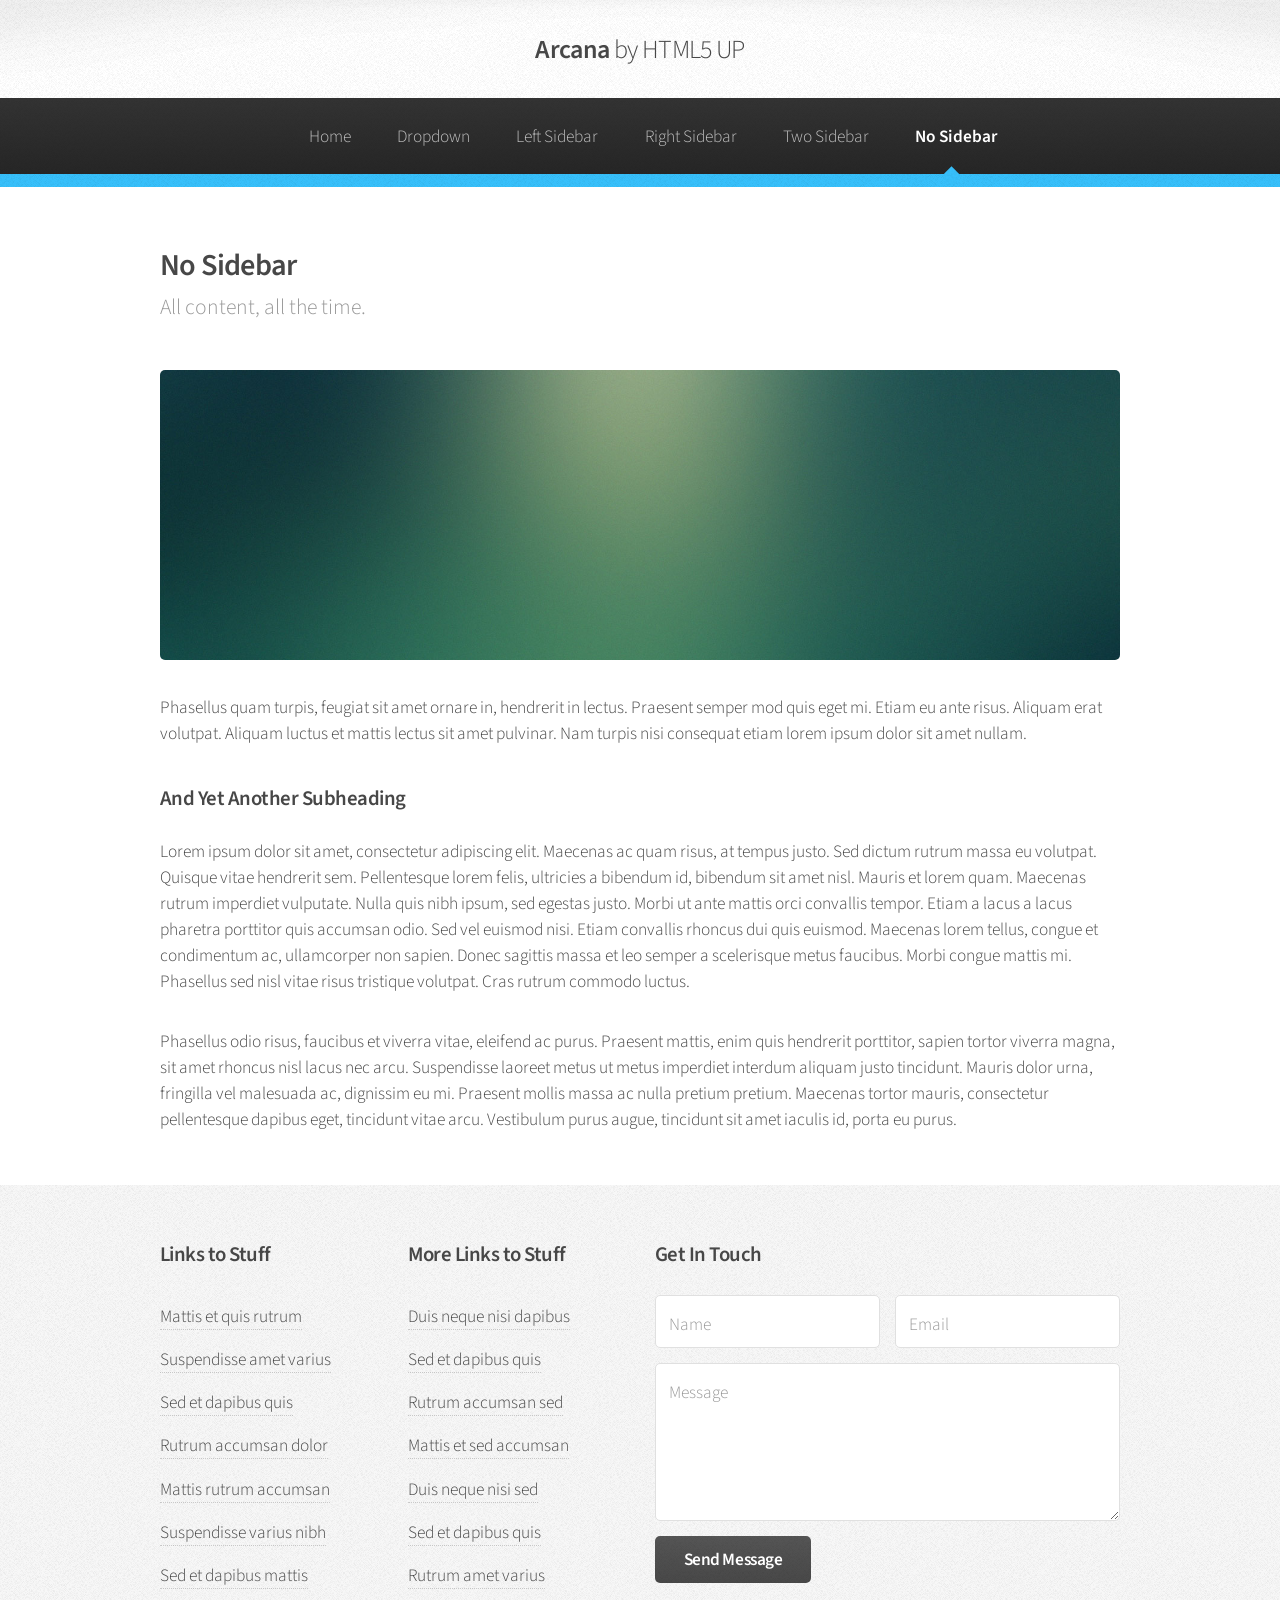
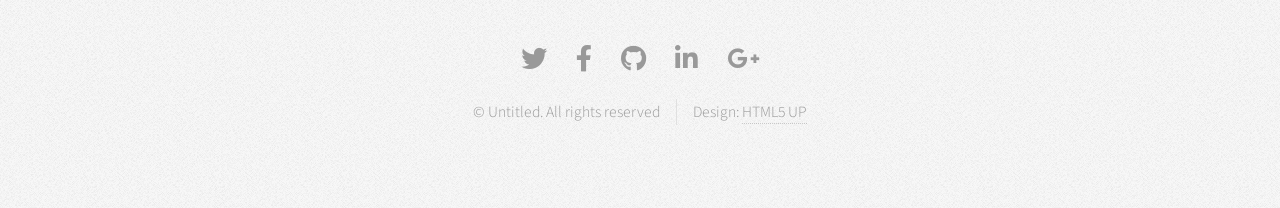
<file: no-sidebar.html>
<!DOCTYPE HTML>
<!--
	Arcana by HTML5 UP
	html5up.net | @ajlkn
	Free for personal and commercial use under the CCA 3.0 license (html5up.net/license)
-->
<html>
	<head>
		<title>No Sidebar - Arcana by HTML5 UP</title>
		<meta charset="utf-8" />
		<meta name="viewport" content="width=device-width, initial-scale=1, user-scalable=no" />
		<link rel="stylesheet" href="assets/css/main.css" />
	</head>
	<body class="is-preload">
		<div id="page-wrapper">

			<!-- Header -->
				<div id="header">

					<!-- Logo -->
						<h1><a href="index.html" id="logo">Arcana <em>by HTML5 UP</em></a></h1>

					<!-- Nav -->
						<nav id="nav">
							<ul>
								<li><a href="index.html">Home</a></li>
								<li>
									<a href="#">Dropdown</a>
									<ul>
										<li><a href="#">Lorem dolor</a></li>
										<li><a href="#">Magna phasellus</a></li>
										<li><a href="#">Etiam sed tempus</a></li>
										<li>
											<a href="#">Submenu</a>
											<ul>
												<li><a href="#">Lorem dolor</a></li>
												<li><a href="#">Phasellus magna</a></li>
												<li><a href="#">Magna phasellus</a></li>
												<li><a href="#">Etiam nisl</a></li>
												<li><a href="#">Veroeros feugiat</a></li>
											</ul>
										</li>
										<li><a href="#">Veroeros feugiat</a></li>
									</ul>
								</li>
								<li><a href="left-sidebar.html">Left Sidebar</a></li>
								<li><a href="right-sidebar.html">Right Sidebar</a></li>
								<li><a href="two-sidebar.html">Two Sidebar</a></li>
								<li class="current"><a href="no-sidebar.html">No Sidebar</a></li>
							</ul>
						</nav>

				</div>

			<!-- Main -->
				<section class="wrapper style1">
					<div class="container">
						<div id="content">

							<!-- Content -->

								<article>
									<header>
										<h2>No Sidebar</h2>
										<p>All content, all the time.</p>
									</header>

									<span class="image featured"><img src="images/banner.jpg" alt="" /></span>

									<p>Phasellus quam turpis, feugiat sit amet ornare in, hendrerit in lectus.
									Praesent semper mod quis eget mi. Etiam eu ante risus. Aliquam erat volutpat.
									Aliquam luctus et mattis lectus sit amet pulvinar. Nam turpis nisi
									consequat etiam lorem ipsum dolor sit amet nullam.</p>

									<h3>And Yet Another Subheading</h3>
									<p>Lorem ipsum dolor sit amet, consectetur adipiscing elit. Maecenas ac quam risus, at tempus
									justo. Sed dictum rutrum massa eu volutpat. Quisque vitae hendrerit sem. Pellentesque lorem felis,
									ultricies a bibendum id, bibendum sit amet nisl. Mauris et lorem quam. Maecenas rutrum imperdiet
									vulputate. Nulla quis nibh ipsum, sed egestas justo. Morbi ut ante mattis orci convallis tempor.
									Etiam a lacus a lacus pharetra porttitor quis accumsan odio. Sed vel euismod nisi. Etiam convallis
									rhoncus dui quis euismod. Maecenas lorem tellus, congue et condimentum ac, ullamcorper non sapien.
									Donec sagittis massa et leo semper a scelerisque metus faucibus. Morbi congue mattis mi.
									Phasellus sed nisl vitae risus tristique volutpat. Cras rutrum commodo luctus.</p>

									<p>Phasellus odio risus, faucibus et viverra vitae, eleifend ac purus. Praesent mattis, enim
									quis hendrerit porttitor, sapien tortor viverra magna, sit amet rhoncus nisl lacus nec arcu.
									Suspendisse laoreet metus ut metus imperdiet interdum aliquam justo tincidunt. Mauris dolor urna,
									fringilla vel malesuada ac, dignissim eu mi. Praesent mollis massa ac nulla pretium pretium.
									Maecenas tortor mauris, consectetur pellentesque dapibus eget, tincidunt vitae arcu.
									Vestibulum purus augue, tincidunt sit amet iaculis id, porta eu purus.</p>
								</article>

						</div>
					</div>
				</section>

			<!-- Footer -->
				<div id="footer">
					<div class="container">
						<div class="row">
							<section class="col-3 col-6-narrower col-12-mobilep">
								<h3>Links to Stuff</h3>
								<ul class="links">
									<li><a href="#">Mattis et quis rutrum</a></li>
									<li><a href="#">Suspendisse amet varius</a></li>
									<li><a href="#">Sed et dapibus quis</a></li>
									<li><a href="#">Rutrum accumsan dolor</a></li>
									<li><a href="#">Mattis rutrum accumsan</a></li>
									<li><a href="#">Suspendisse varius nibh</a></li>
									<li><a href="#">Sed et dapibus mattis</a></li>
								</ul>
							</section>
							<section class="col-3 col-6-narrower col-12-mobilep">
								<h3>More Links to Stuff</h3>
								<ul class="links">
									<li><a href="#">Duis neque nisi dapibus</a></li>
									<li><a href="#">Sed et dapibus quis</a></li>
									<li><a href="#">Rutrum accumsan sed</a></li>
									<li><a href="#">Mattis et sed accumsan</a></li>
									<li><a href="#">Duis neque nisi sed</a></li>
									<li><a href="#">Sed et dapibus quis</a></li>
									<li><a href="#">Rutrum amet varius</a></li>
								</ul>
							</section>
							<section class="col-6 col-12-narrower">
								<h3>Get In Touch</h3>
								<form>
									<div class="row gtr-50">
										<div class="col-6 col-12-mobilep">
											<input type="text" name="name" id="name" placeholder="Name" />
										</div>
										<div class="col-6 col-12-mobilep">
											<input type="email" name="email" id="email" placeholder="Email" />
										</div>
										<div class="col-12">
											<textarea name="message" id="message" placeholder="Message" rows="5"></textarea>
										</div>
										<div class="col-12">
											<ul class="actions">
												<li><input type="submit" class="button alt" value="Send Message" /></li>
											</ul>
										</div>
									</div>
								</form>
							</section>
						</div>
					</div>

					<!-- Icons -->
						<ul class="icons">
							<li><a href="#" class="icon brands fa-twitter"><span class="label">Twitter</span></a></li>
							<li><a href="#" class="icon brands fa-facebook-f"><span class="label">Facebook</span></a></li>
							<li><a href="#" class="icon brands fa-github"><span class="label">GitHub</span></a></li>
							<li><a href="#" class="icon brands fa-linkedin-in"><span class="label">LinkedIn</span></a></li>
							<li><a href="#" class="icon brands fa-google-plus-g"><span class="label">Google+</span></a></li>
						</ul>

					<!-- Copyright -->
						<div class="copyright">
							<ul class="menu">
								<li>&copy; Untitled. All rights reserved</li><li>Design: <a href="http://html5up.net">HTML5 UP</a></li>
							</ul>
						</div>

				</div>

		</div>

		<!-- Scripts -->
			<script src="assets/js/jquery.min.js"></script>
			<script src="assets/js/jquery.dropotron.min.js"></script>
			<script src="assets/js/browser.min.js"></script>
			<script src="assets/js/breakpoints.min.js"></script>
			<script src="assets/js/util.js"></script>
			<script src="assets/js/main.js"></script>

	</body>
</html>
</file>
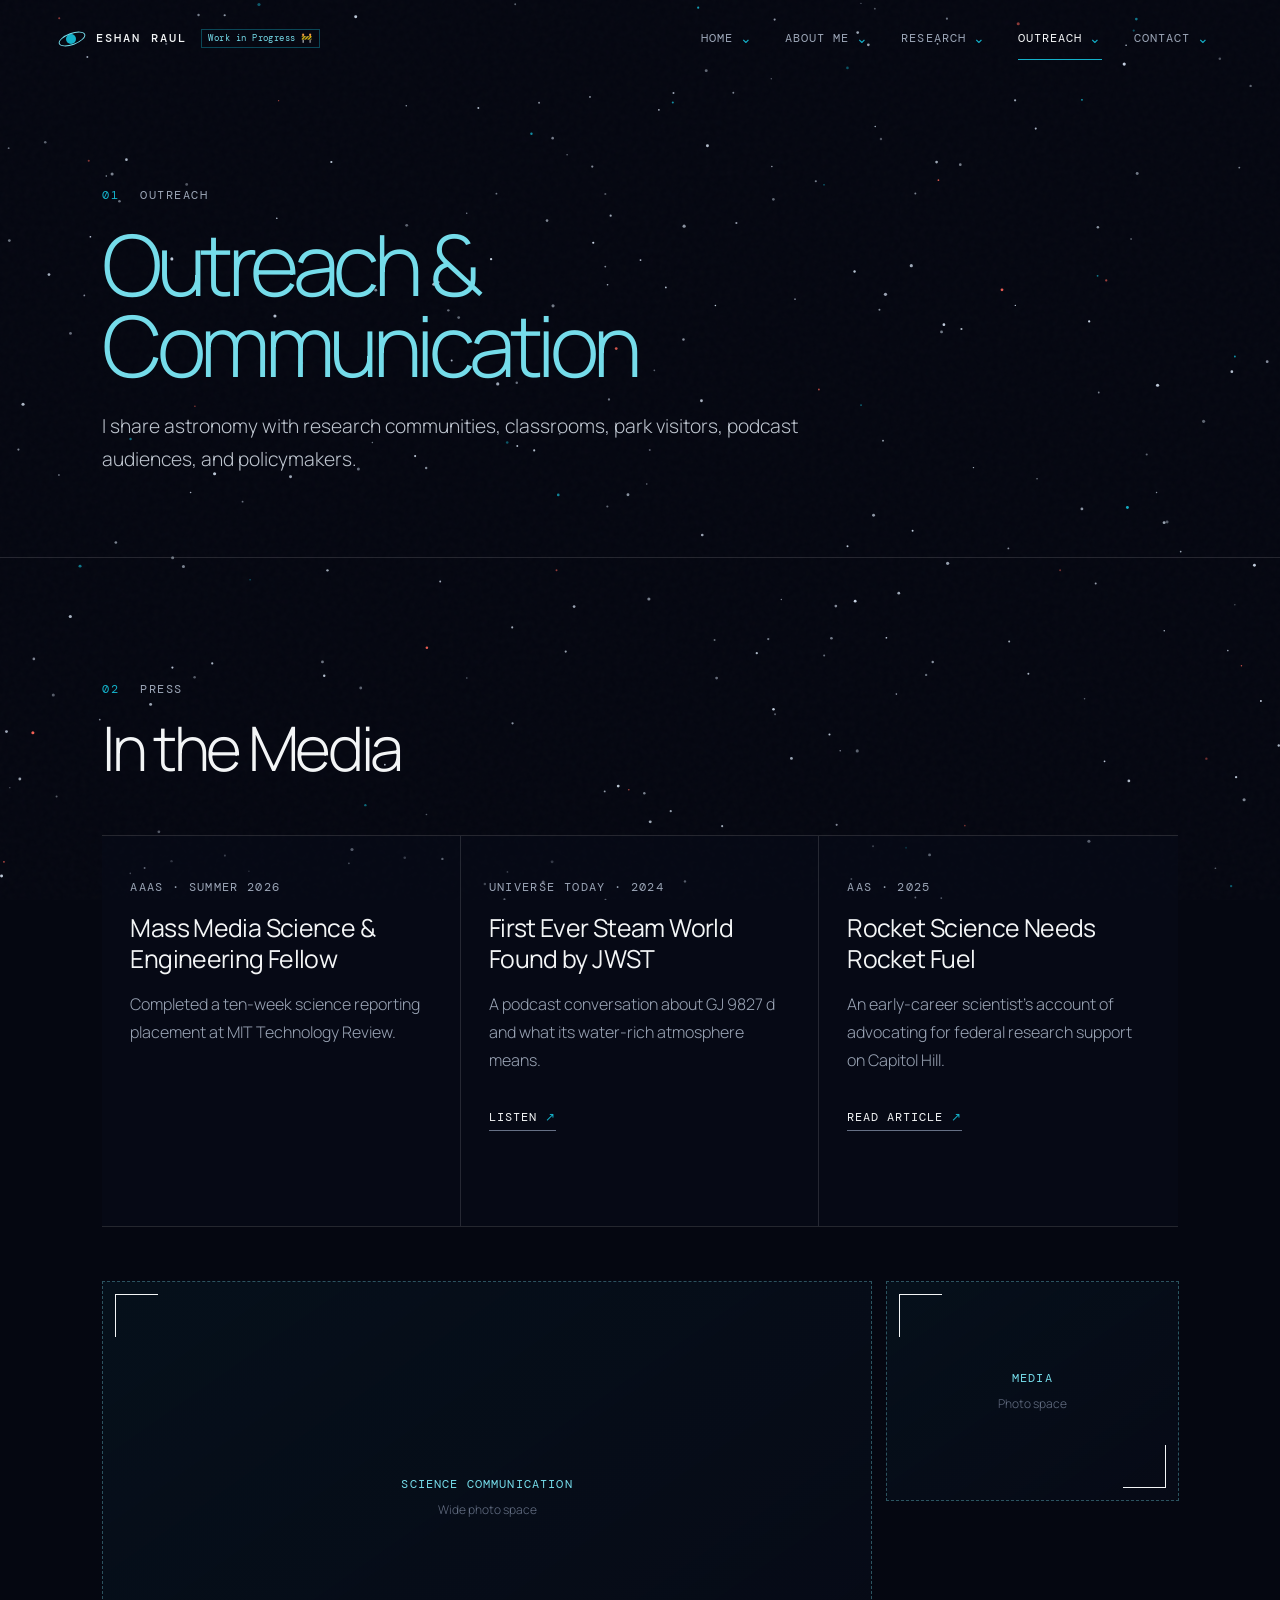
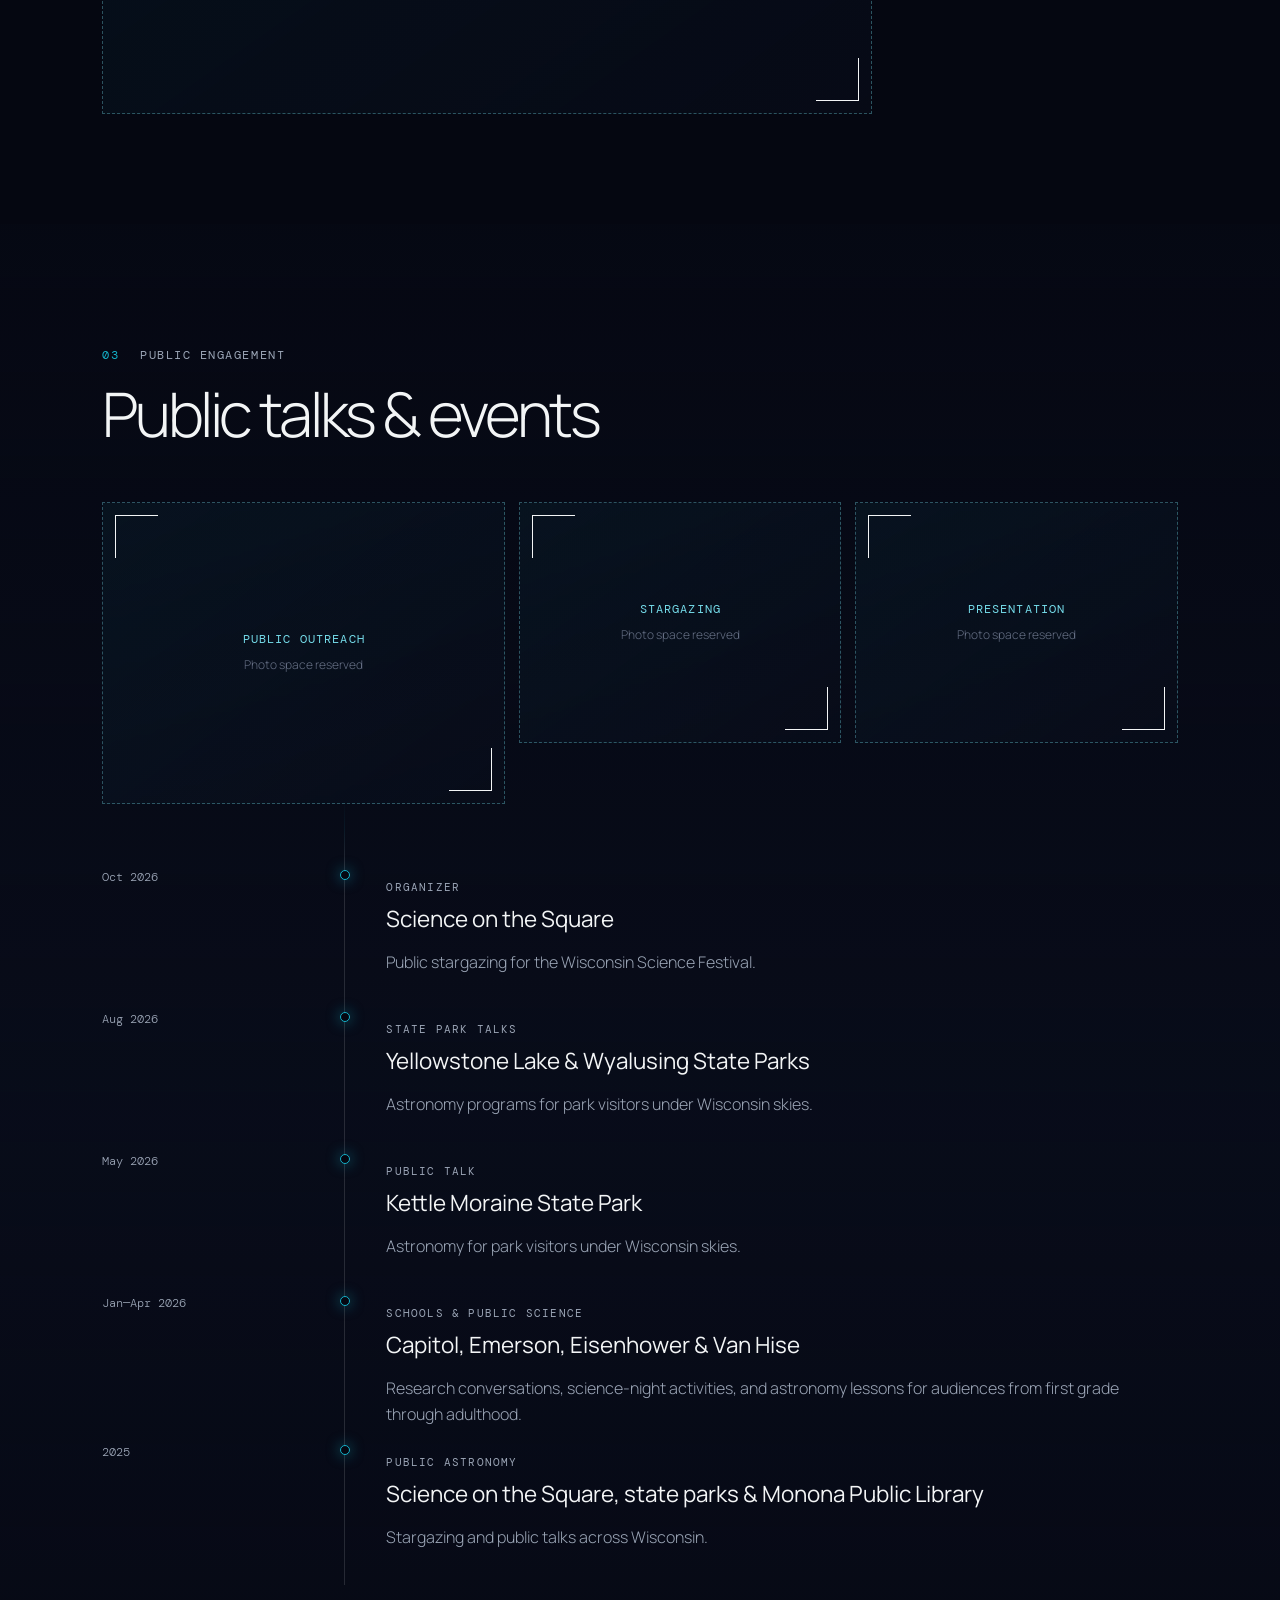
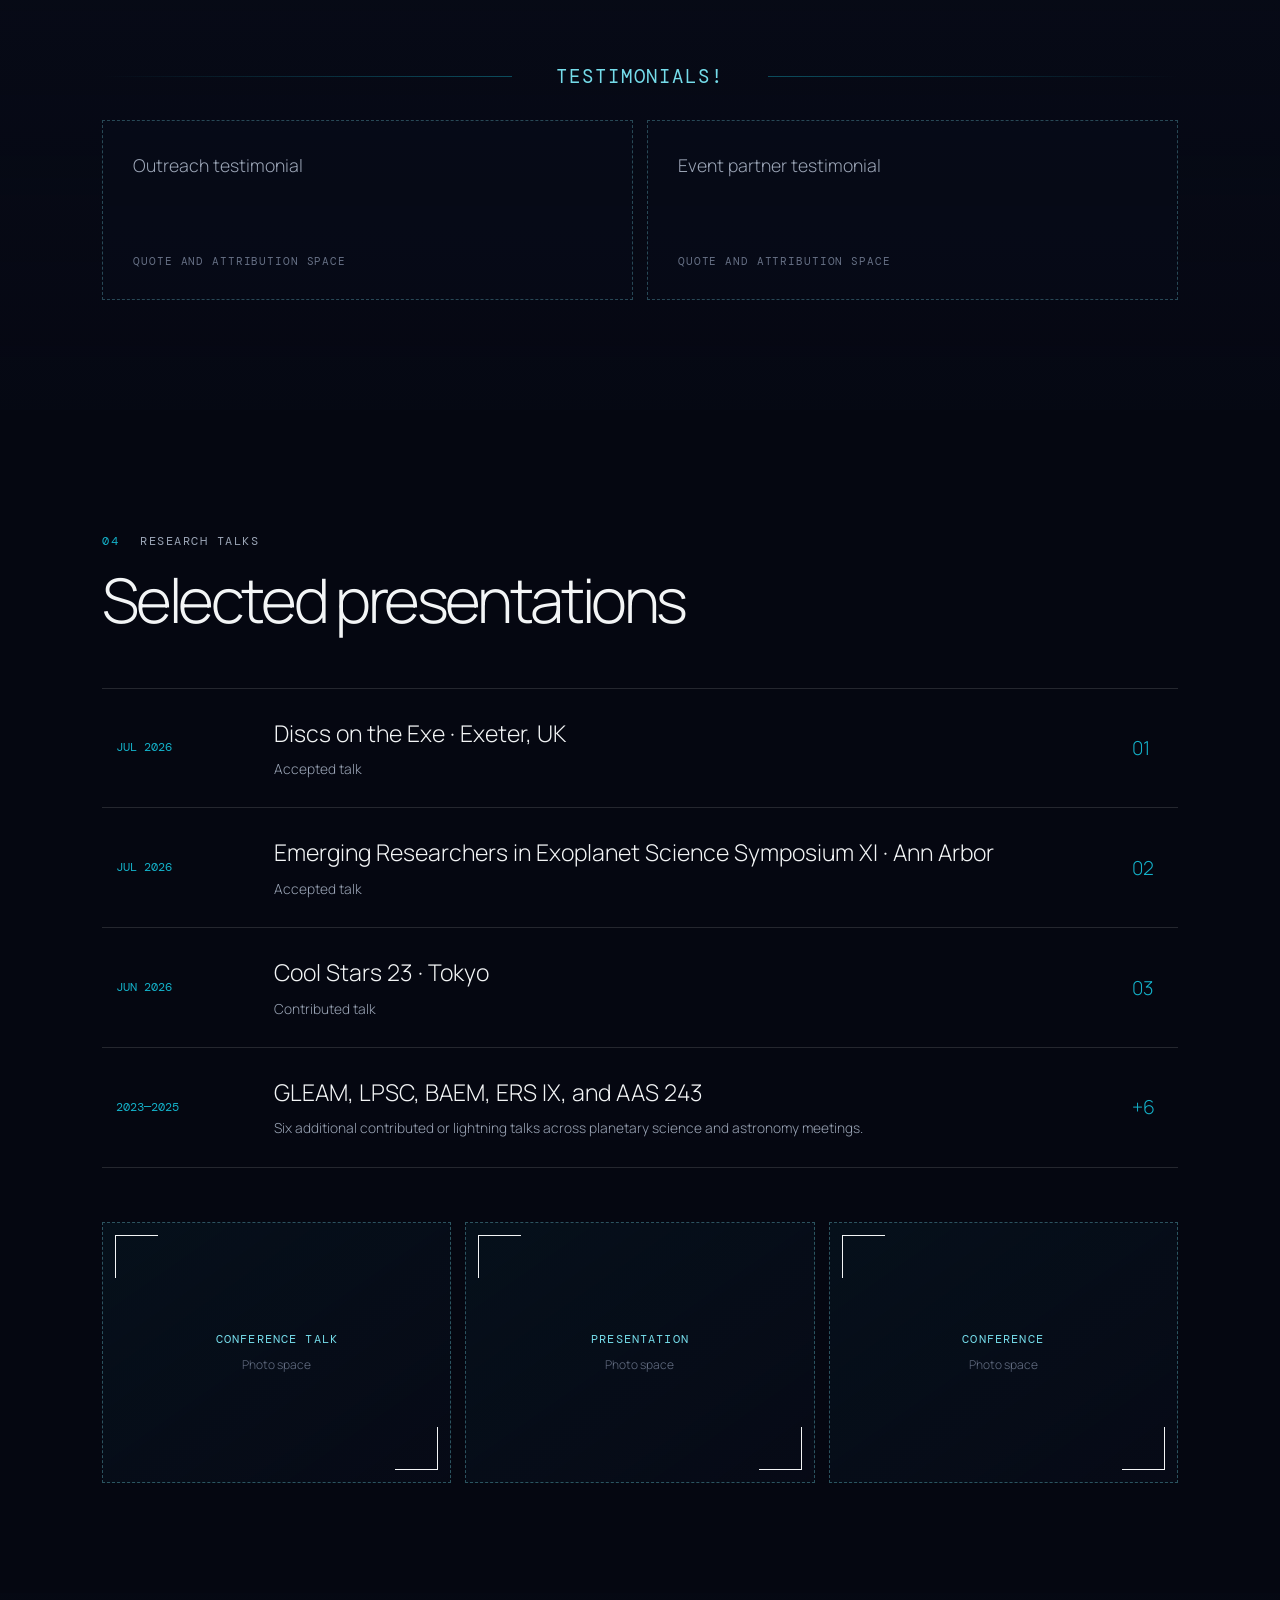
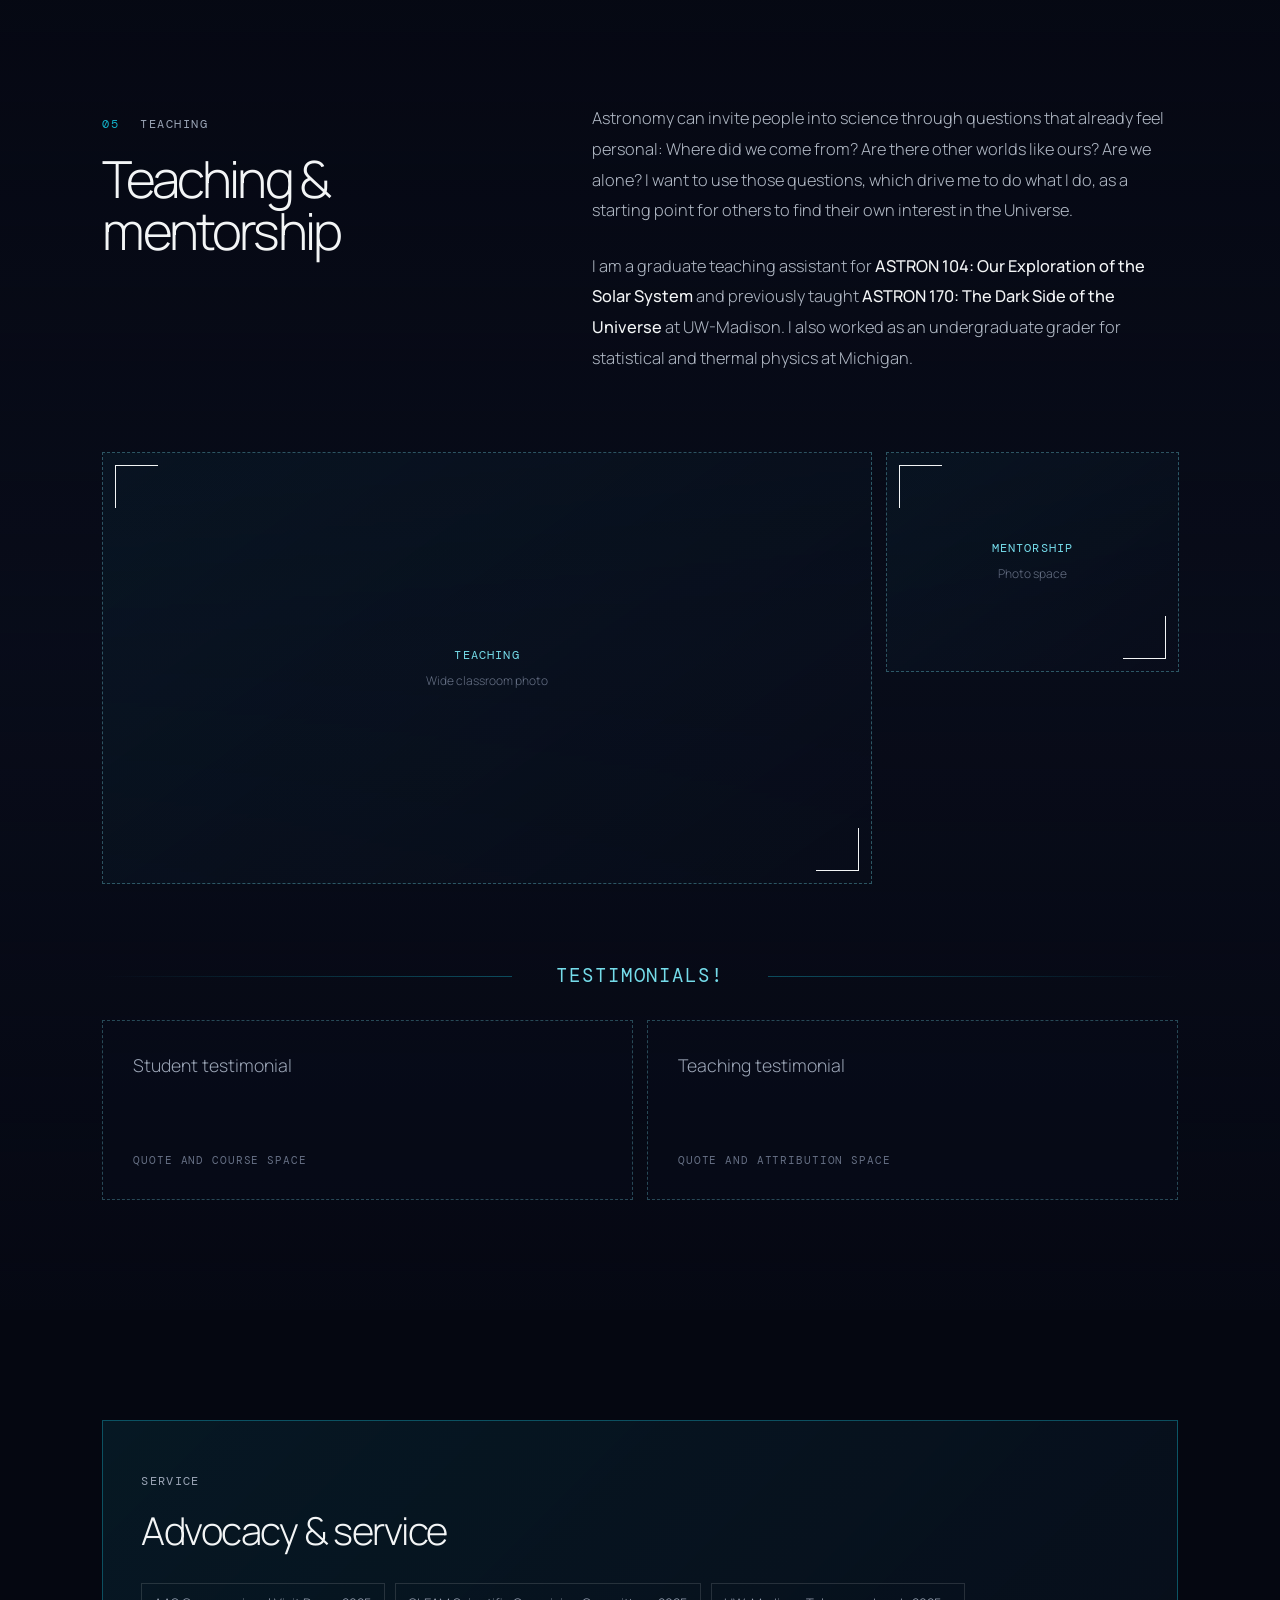
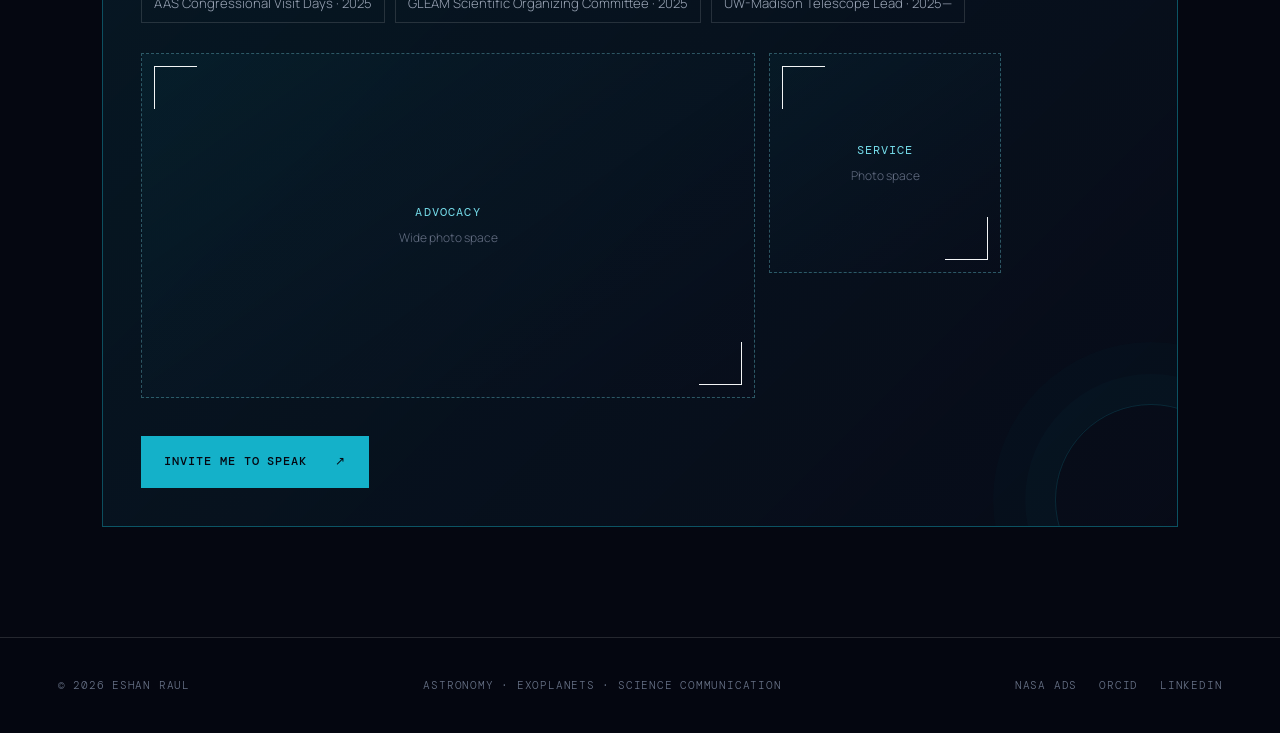
<file: outreach.html>
<!doctype html>
<html lang="en">
<head>
  <meta charset="UTF-8"><meta name="viewport" content="width=device-width, initial-scale=1">
  <meta name="description" content="Science communication, public astronomy, teaching, advocacy, and service by Eshan Raul.">
  <meta name="theme-color" content="#050711"><title>Outreach | Eshan Raul</title>
  <link rel="icon" type="image/svg+xml" href="data:image/svg+xml,%3Csvg xmlns='http://www.w3.org/2000/svg' viewBox='0 0 64 64'%3E%3Ccircle cx='32' cy='32' r='11' fill='%2314b1c9'/%3E%3Cellipse cx='32' cy='32' rx='27' ry='10' fill='none' stroke='%2375dcea' stroke-width='3' transform='rotate(-20 32 32)'/%3E%3C/svg%3E">
  <link rel="stylesheet" href="styles.css"><script src="script.js" defer></script>
</head>
<body data-page="outreach"><canvas id="starfield" aria-hidden="true"></canvas><div class="noise" aria-hidden="true"></div><div data-site-header></div>
<main id="main-content">
  <section class="page-hero"><div class="hero-inner reveal"><p class="eyebrow"><span>01</span> Outreach</p><h1 class="page-title main-title">Outreach &<br>Communication</h1><p class="lede">I share astronomy with research communities, classrooms, park visitors, podcast audiences, and policymakers.</p></div></section>

  <section class="page-section" id="communication"><div class="section-inner">
    <div class="section-heading reveal"><p class="eyebrow"><span>02</span> Press</p><h2 class="section-title">In the Media</h2></div>
    <div class="feature-grid">
      <article class="feature-card reveal"><p class="kicker">AAAS · Summer 2026</p><h3>Mass Media Science & Engineering Fellow</h3><p>Completed a ten-week science reporting placement at MIT Technology Review.</p></article>
      <article class="feature-card reveal"><p class="kicker">Universe Today · 2024</p><h3>First Ever Steam World Found by JWST</h3><p>A podcast conversation about GJ 9827 d and what its water-rich atmosphere means.</p><a class="text-link" href="https://youtu.be/DvEQDv4yg0c?si=GJRHOBLjfhY2jLCT" target="_blank" rel="noreferrer">Listen <span>↗</span></a></article>
      <article class="feature-card reveal"><p class="kicker">AAS · 2025</p><h3>Rocket Science Needs Rocket Fuel</h3><p>An early-career scientist’s account of advocating for federal research support on Capitol Hill.</p><a class="text-link" href="https://aas.org/posts/news/2025/05/rocket-science-needs-rocket-fuel-early-scientists-experience-hill" target="_blank" rel="noreferrer">Read article <span>↗</span></a></article>
    </div>
    <!-- Suggested images: reporting at MIT Technology Review, podcast recording, or press-related event. -->
    <div class="section-photo-grid reveal"><figure class="media-slot wide"><div class="media-placeholder" role="img" aria-label="Reserved space for a science communication photo"><span>Science communication</span><small>Wide photo space</small></div></figure><figure class="media-slot"><div class="media-placeholder" role="img" aria-label="Reserved space for a media photo"><span>Media</span><small>Photo space</small></div></figure></div>
  </div></section>

  <section class="page-section tint" id="public-engagement"><div class="section-inner">
    <div class="section-heading reveal"><p class="eyebrow"><span>03</span> Public engagement</p><h2 class="section-title">Public talks & events</h2></div>
    <!-- Replace these placeholders with outreach and presentation photographs. -->
    <div class="outreach-media-grid reveal"><figure class="media-slot"><div class="media-placeholder" role="img" aria-label="Reserved space for a public outreach photo"><span>Public outreach</span><small>Photo space reserved</small></div></figure><figure class="media-slot"><div class="media-placeholder" role="img" aria-label="Reserved space for a stargazing photo"><span>Stargazing</span><small>Photo space reserved</small></div></figure><figure class="media-slot"><div class="media-placeholder" role="img" aria-label="Reserved space for a presentation photo"><span>Presentation</span><small>Photo space reserved</small></div></figure></div>
    <div class="timeline outreach-timeline" style="margin-top: 64px;">
      <article class="timeline-item reveal"><time>Oct 2026</time><div class="timeline-dot"></div><div><p class="kicker">Organizer</p><h3>Science on the Square</h3><p>Public stargazing for the Wisconsin Science Festival.</p></div></article>
      <article class="timeline-item reveal"><time>Aug 2026</time><div class="timeline-dot"></div><div><p class="kicker">State park talks</p><h3>Yellowstone Lake & Wyalusing State Parks</h3><p>Astronomy programs for park visitors under Wisconsin skies.</p></div></article>
      <article class="timeline-item reveal"><time>May 2026</time><div class="timeline-dot"></div><div><p class="kicker">Public talk</p><h3>Kettle Moraine State Park</h3><p>Astronomy for park visitors under Wisconsin skies.</p></div></article>
      <article class="timeline-item reveal"><time>Jan—Apr 2026</time><div class="timeline-dot"></div><div><p class="kicker">Schools & public science</p><h3>Capitol, Emerson, Eisenhower & Van Hise</h3><p>Research conversations, science-night activities, and astronomy lessons for audiences from first grade through adulthood.</p></div></article>
      <article class="timeline-item reveal"><time>2025</time><div class="timeline-dot"></div><div><p class="kicker">Public astronomy</p><h3>Science on the Square, state parks & Monona Public Library</h3><p>Stargazing and public talks across Wisconsin.</p></div></article>
    </div>
    <div class="subsection-divider reveal"><span>Testimonials!</span></div>
    <div class="testimonial-grid reveal"><blockquote class="testimonial-placeholder"><p>Outreach testimonial</p><cite>Quote and attribution space</cite></blockquote><blockquote class="testimonial-placeholder"><p>Event partner testimonial</p><cite>Quote and attribution space</cite></blockquote></div>
  </div></section>

  <section class="page-section" id="talks"><div class="section-inner">
    <div class="section-heading reveal"><p class="eyebrow"><span>04</span> Research talks</p><h2 class="section-title">Selected presentations</h2></div>
    <div class="publication-list">
      <div class="publication reveal"><div class="pub-meta">Jul 2026</div><div><h3>Discs on the Exe · Exeter, UK</h3><p>Accepted talk</p></div><span class="pub-arrow">01</span></div>
      <div class="publication reveal"><div class="pub-meta">Jul 2026</div><div><h3>Emerging Researchers in Exoplanet Science Symposium XI · Ann Arbor</h3><p>Accepted talk</p></div><span class="pub-arrow">02</span></div>
      <div class="publication reveal"><div class="pub-meta">Jun 2026</div><div><h3>Cool Stars 23 · Tokyo</h3><p>Contributed talk</p></div><span class="pub-arrow">03</span></div>
      <div class="publication reveal"><div class="pub-meta">2023—2025</div><div><h3>GLEAM, LPSC, BAEM, ERS IX, and AAS 243</h3><p>Six additional contributed or lightning talks across planetary science and astronomy meetings.</p></div><span class="pub-arrow">+6</span></div>
    </div>
    <!-- Suggested images: conference talks, posters, or audience photographs. -->
    <div class="section-photo-grid three-up reveal"><figure class="media-slot"><div class="media-placeholder" role="img" aria-label="Reserved space for a conference presentation photo"><span>Conference talk</span><small>Photo space</small></div></figure><figure class="media-slot"><div class="media-placeholder" role="img" aria-label="Reserved space for a presentation photo"><span>Presentation</span><small>Photo space</small></div></figure><figure class="media-slot"><div class="media-placeholder" role="img" aria-label="Reserved space for a conference photo"><span>Conference</span><small>Photo space</small></div></figure></div>
  </div></section>

  <section class="page-section tint" id="teaching"><div class="section-inner">
    <div class="split">
      <div class="split-aside reveal"><p class="eyebrow"><span>05</span> Teaching</p><h2 class="section-title">Teaching & mentorship</h2></div>
      <div class="prose reveal"><p>Astronomy can invite people into science through questions that already feel personal: Where did we come from? Are there other worlds like ours? Are we alone? I want to use those questions, which drive me to do what I do, as a starting point for others to find their own interest in the Universe.</p><p>I am a graduate teaching assistant for <strong>ASTRON 104: Our Exploration of the Solar System</strong> and previously taught <strong>ASTRON 170: The Dark Side of the Universe</strong> at UW-Madison. I also worked as an undergraduate grader for statistical and thermal physics at Michigan.</p></div>
    </div>
    <!-- Suggested images: classroom instruction, telescope training, or student activities. -->
    <div class="section-photo-grid reveal"><figure class="media-slot wide"><div class="media-placeholder" role="img" aria-label="Reserved space for a teaching photo"><span>Teaching</span><small>Wide classroom photo</small></div></figure><figure class="media-slot"><div class="media-placeholder" role="img" aria-label="Reserved space for a telescope mentoring photo"><span>Mentorship</span><small>Photo space</small></div></figure></div>
    <div class="subsection-divider reveal"><span>Testimonials!</span></div>
    <div class="testimonial-grid reveal"><blockquote class="testimonial-placeholder"><p>Student testimonial</p><cite>Quote and course space</cite></blockquote><blockquote class="testimonial-placeholder"><p>Teaching testimonial</p><cite>Quote and attribution space</cite></blockquote></div>
  </div></section>

  <section class="page-section" id="advocacy"><div class="section-inner"><div class="callout reveal">
    <p class="kicker">Service</p><h3>Advocacy & service</h3>
    <div class="role-list"><span>AAS Congressional Visit Days · 2025</span><span>GLEAM Scientific Organizing Committee · 2025</span><span>UW-Madison Telescope Lead · 2025—</span></div>
    <!-- Suggested images: Congressional Visits Day, organizing work, or telescope programs. -->
    <div class="section-photo-grid compact"><figure class="media-slot wide"><div class="media-placeholder" role="img" aria-label="Reserved space for an advocacy photo"><span>Advocacy</span><small>Wide photo space</small></div></figure><figure class="media-slot"><div class="media-placeholder" role="img" aria-label="Reserved space for a service photo"><span>Service</span><small>Photo space</small></div></figure></div>
    <div class="button-row"><a class="button button-primary" href="contact.html#speaking">Invite me to speak <span>↗</span></a></div>
  </div></div></section>
</main><div data-site-footer></div></body></html>
</file>
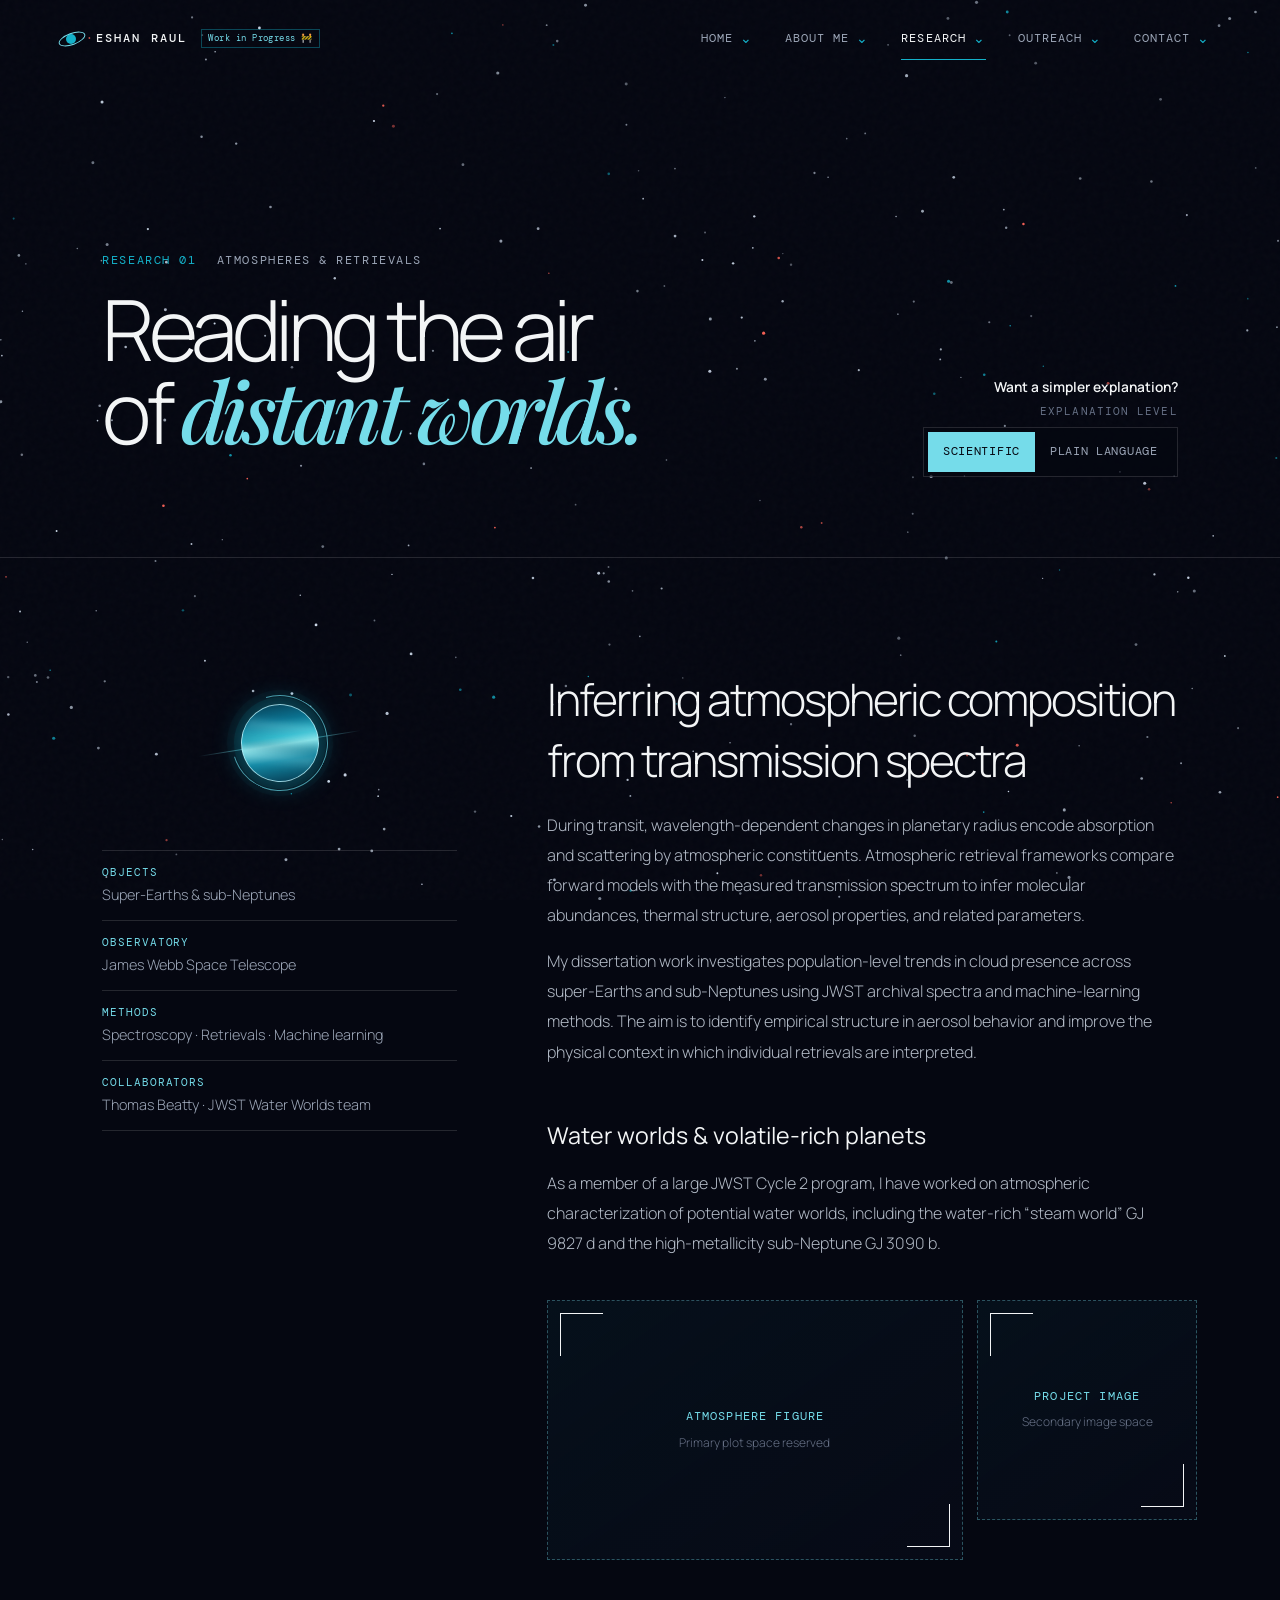
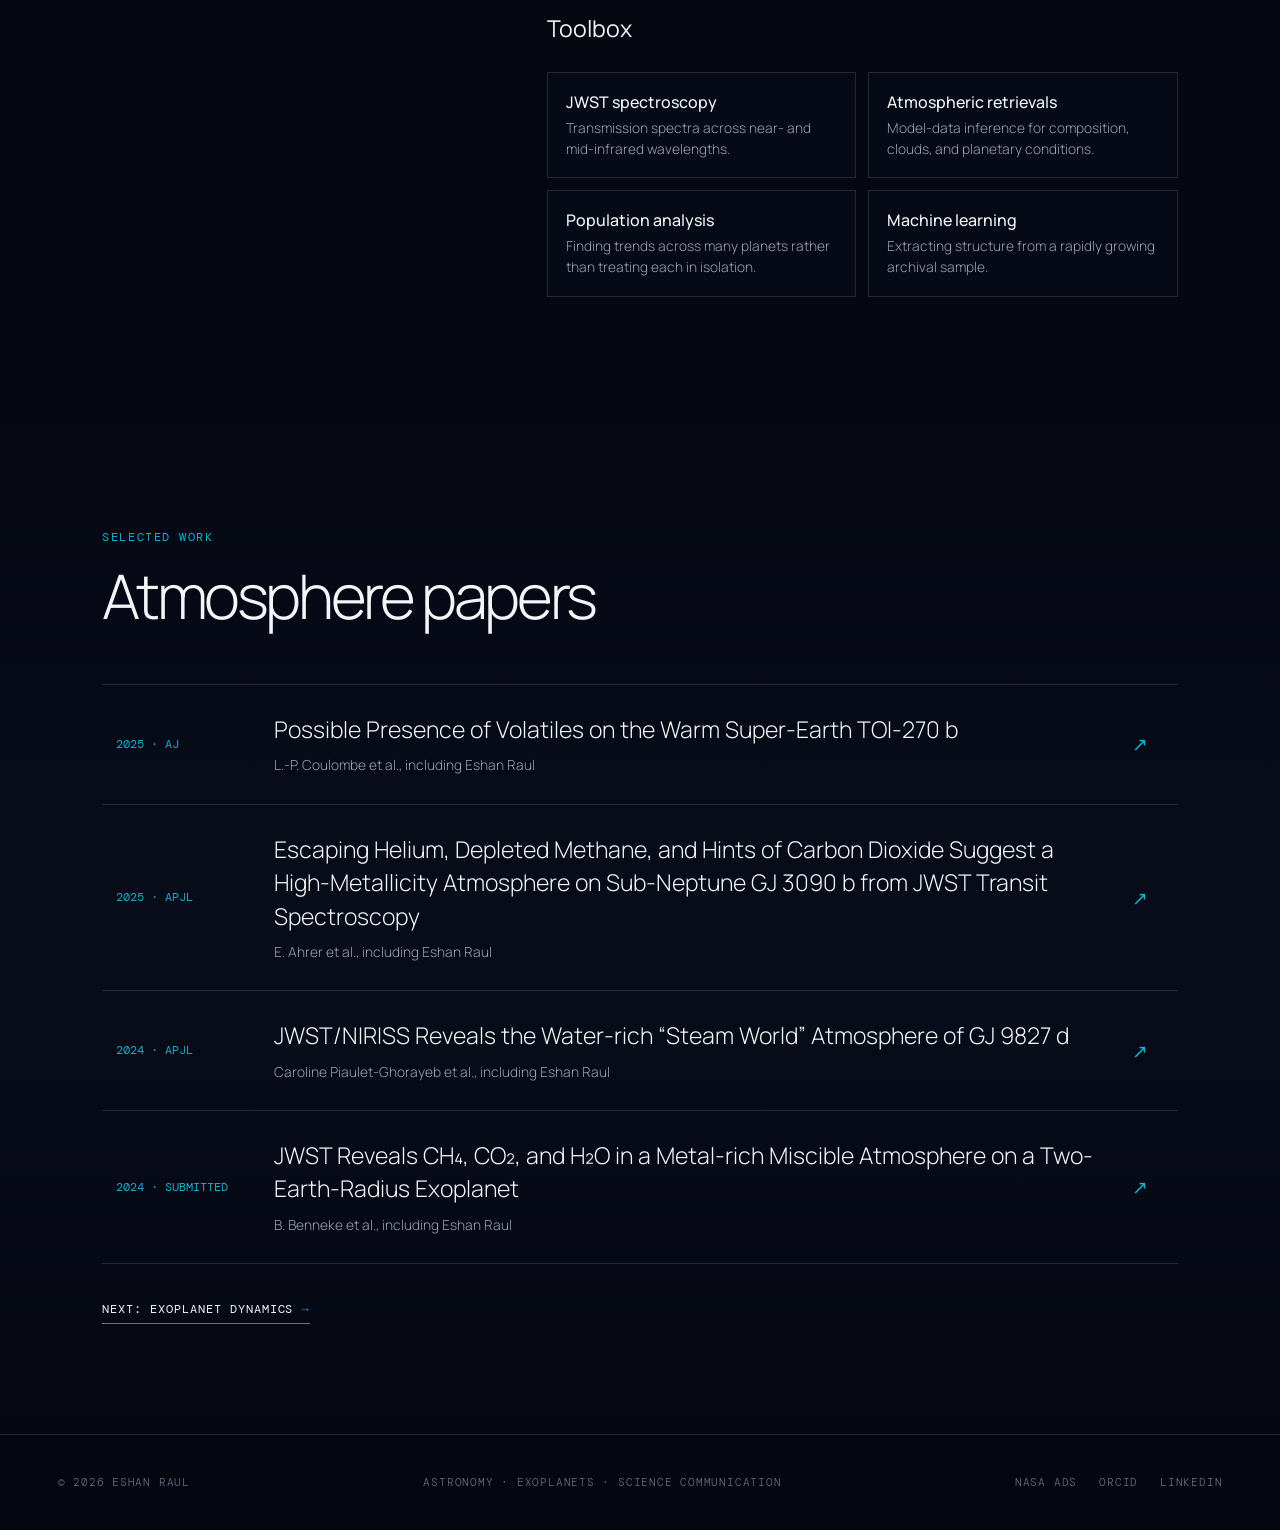
<file: research-atmospheres.html>
<!doctype html>
<html lang="en" data-research-mode="scientific">
<head>
  <meta charset="UTF-8"><meta name="viewport" content="width=device-width, initial-scale=1">
  <meta name="description" content="Eshan Raul's research on exoplanet atmospheres, atmospheric retrievals, clouds, and JWST spectroscopy.">
  <meta name="theme-color" content="#050711"><title>Exoplanet Atmospheres | Eshan Raul</title>
  <link rel="icon" type="image/svg+xml" href="data:image/svg+xml,%3Csvg xmlns='http://www.w3.org/2000/svg' viewBox='0 0 64 64'%3E%3Ccircle cx='32' cy='32' r='11' fill='%2314b1c9'/%3E%3Cellipse cx='32' cy='32' rx='27' ry='10' fill='none' stroke='%2375dcea' stroke-width='3' transform='rotate(-20 32 32)'/%3E%3C/svg%3E">
  <link rel="stylesheet" href="styles.css"><script src="script.js" defer></script>
</head>
<body data-page="research"><canvas id="starfield" aria-hidden="true"></canvas><div class="noise" aria-hidden="true"></div><div data-site-header></div>
<main id="main-content">
  <section class="page-hero"><div class="hero-inner page-hero-grid">
    <div class="reveal"><p class="eyebrow"><span>Research 01</span> Atmospheres & retrievals</p><h1 class="page-title">Reading the air<br>of <em>distant worlds.</em></h1></div>
    <div class="mode-panel reveal"><strong>Want a simpler explanation?</strong><span>Explanation level</span><div class="mode-toggle" role="group" aria-label="Choose research explanation level"><button type="button" data-research-mode="scientific" aria-pressed="true">Scientific</button><button type="button" data-research-mode="simple" aria-pressed="false">Plain language</button></div></div>
  </div></section>
  <section class="page-section"><div class="section-inner topic-detail">
    <aside class="topic-sidebar reveal"><div class="science-mark atmosphere atmosphere-c" aria-hidden="true"><span></span></div><ul class="fact-list"><li><strong>Objects</strong>Super-Earths & sub-Neptunes</li><li><strong>Observatory</strong>James Webb Space Telescope</li><li><strong>Methods</strong>Spectroscopy · Retrievals · Machine learning</li><li><strong>Collaborators</strong>Thomas Beatty · JWST Water Worlds team</li></ul></aside>
    <article class="topic-body reveal">
      <div data-mode-copy="simple"><h2>What can light tell us about an atmosphere?</h2><p>When an exoplanet passes in front of its star, a small amount of starlight filters through the planet’s atmosphere. Molecules absorb particular colors, leaving a pattern in the data. By comparing that pattern with atmospheric models, we can estimate what gases are present and whether clouds are hiding part of the signal.</p><p>I use this approach to study super-Earths and sub-Neptunes—planets that are common around other stars but absent from our own Solar System. Understanding them is an essential step toward interpreting smaller, potentially habitable worlds.</p><h3>My current question</h3><p>How does cloudiness change across the population of super-Earths and sub-Neptunes? I am using the growing JWST archive and machine learning to look for trends that individual planets cannot reveal on their own.</p></div>
      <div data-mode-copy="scientific"><h2>Inferring atmospheric composition from transmission spectra</h2><p>During transit, wavelength-dependent changes in planetary radius encode absorption and scattering by atmospheric constituents. Atmospheric retrieval frameworks compare forward models with the measured transmission spectrum to infer molecular abundances, thermal structure, aerosol properties, and related parameters.</p><p>My dissertation work investigates population-level trends in cloud presence across super-Earths and sub-Neptunes using JWST archival spectra and machine-learning methods. The aim is to identify empirical structure in aerosol behavior and improve the physical context in which individual retrievals are interpreted.</p><h3>Water worlds & volatile-rich planets</h3><p>As a member of a large JWST Cycle 2 program, I have worked on atmospheric characterization of potential water worlds, including the water-rich “steam world” GJ 9827 d and the high-metallicity sub-Neptune GJ 3090 b.</p></div>
      <!-- Replace these placeholders with an atmosphere spectrum, retrieval plot, or project image. -->
      <div class="research-media-grid"><figure class="media-slot plot"><div class="media-placeholder" role="img" aria-label="Reserved space for an atmospheric spectrum or retrieval plot"><span>Atmosphere figure</span><small>Primary plot space reserved</small></div></figure><figure class="media-slot"><div class="media-placeholder" role="img" aria-label="Reserved space for a second atmosphere project image"><span>Project image</span><small>Secondary image space</small></div></figure></div>
      <h3>Toolbox</h3><div class="method-list"><div><strong>JWST spectroscopy</strong><span>Transmission spectra across near- and mid-infrared wavelengths.</span></div><div><strong>Atmospheric retrievals</strong><span>Model-data inference for composition, clouds, and planetary conditions.</span></div><div><strong>Population analysis</strong><span>Finding trends across many planets rather than treating each in isolation.</span></div><div><strong>Machine learning</strong><span>Extracting structure from a rapidly growing archival sample.</span></div></div>
    </article>
  </div></section>
  <section class="page-section tint"><div class="section-inner"><div class="section-heading reveal"><p class="eyebrow"><span>Selected work</span></p><h2 class="section-title">Atmosphere papers</h2></div><div class="publication-list">
    <a class="publication reveal" href="https://ui.adsabs.harvard.edu/abs/2025AJ....170..226C/abstract" target="_blank" rel="noreferrer"><div class="pub-meta">2025 · AJ</div><div><h3>Possible Presence of Volatiles on the Warm Super-Earth TOI-270 b</h3><p>L.-P. Coulombe et al., including Eshan Raul</p></div><span class="pub-arrow">↗</span></a>
    <a class="publication reveal" href="https://ui.adsabs.harvard.edu/abs/2025ApJ...985L..10A/abstract" target="_blank" rel="noreferrer"><div class="pub-meta">2025 · ApJL</div><div><h3>Escaping Helium, Depleted Methane, and Hints of Carbon Dioxide Suggest a High-Metallicity Atmosphere on Sub-Neptune GJ 3090 b from JWST Transit Spectroscopy</h3><p>E. Ahrer et al., including Eshan Raul</p></div><span class="pub-arrow">↗</span></a>
    <a class="publication reveal" href="https://ui.adsabs.harvard.edu/abs/2024ApJ...974L..10P/abstract" target="_blank" rel="noreferrer"><div class="pub-meta">2024 · ApJL</div><div><h3>JWST/NIRISS Reveals the Water-rich “Steam World” Atmosphere of GJ 9827 d</h3><p>Caroline Piaulet-Ghorayeb et al., including Eshan Raul</p></div><span class="pub-arrow">↗</span></a>
    <a class="publication reveal" href="https://ui.adsabs.harvard.edu/abs/2024arXiv240303325B/abstract" target="_blank" rel="noreferrer"><div class="pub-meta">2024 · Submitted</div><div><h3>JWST Reveals CH₄, CO₂, and H₂O in a Metal-rich Miscible Atmosphere on a Two-Earth-Radius Exoplanet</h3><p>B. Benneke et al., including Eshan Raul</p></div><span class="pub-arrow">↗</span></a>
  </div><div class="button-row reveal"><a class="text-link" href="research-dynamics.html">Next: Exoplanet dynamics <span>→</span></a></div></div></section>
</main><div data-site-footer></div></body></html>
</file>
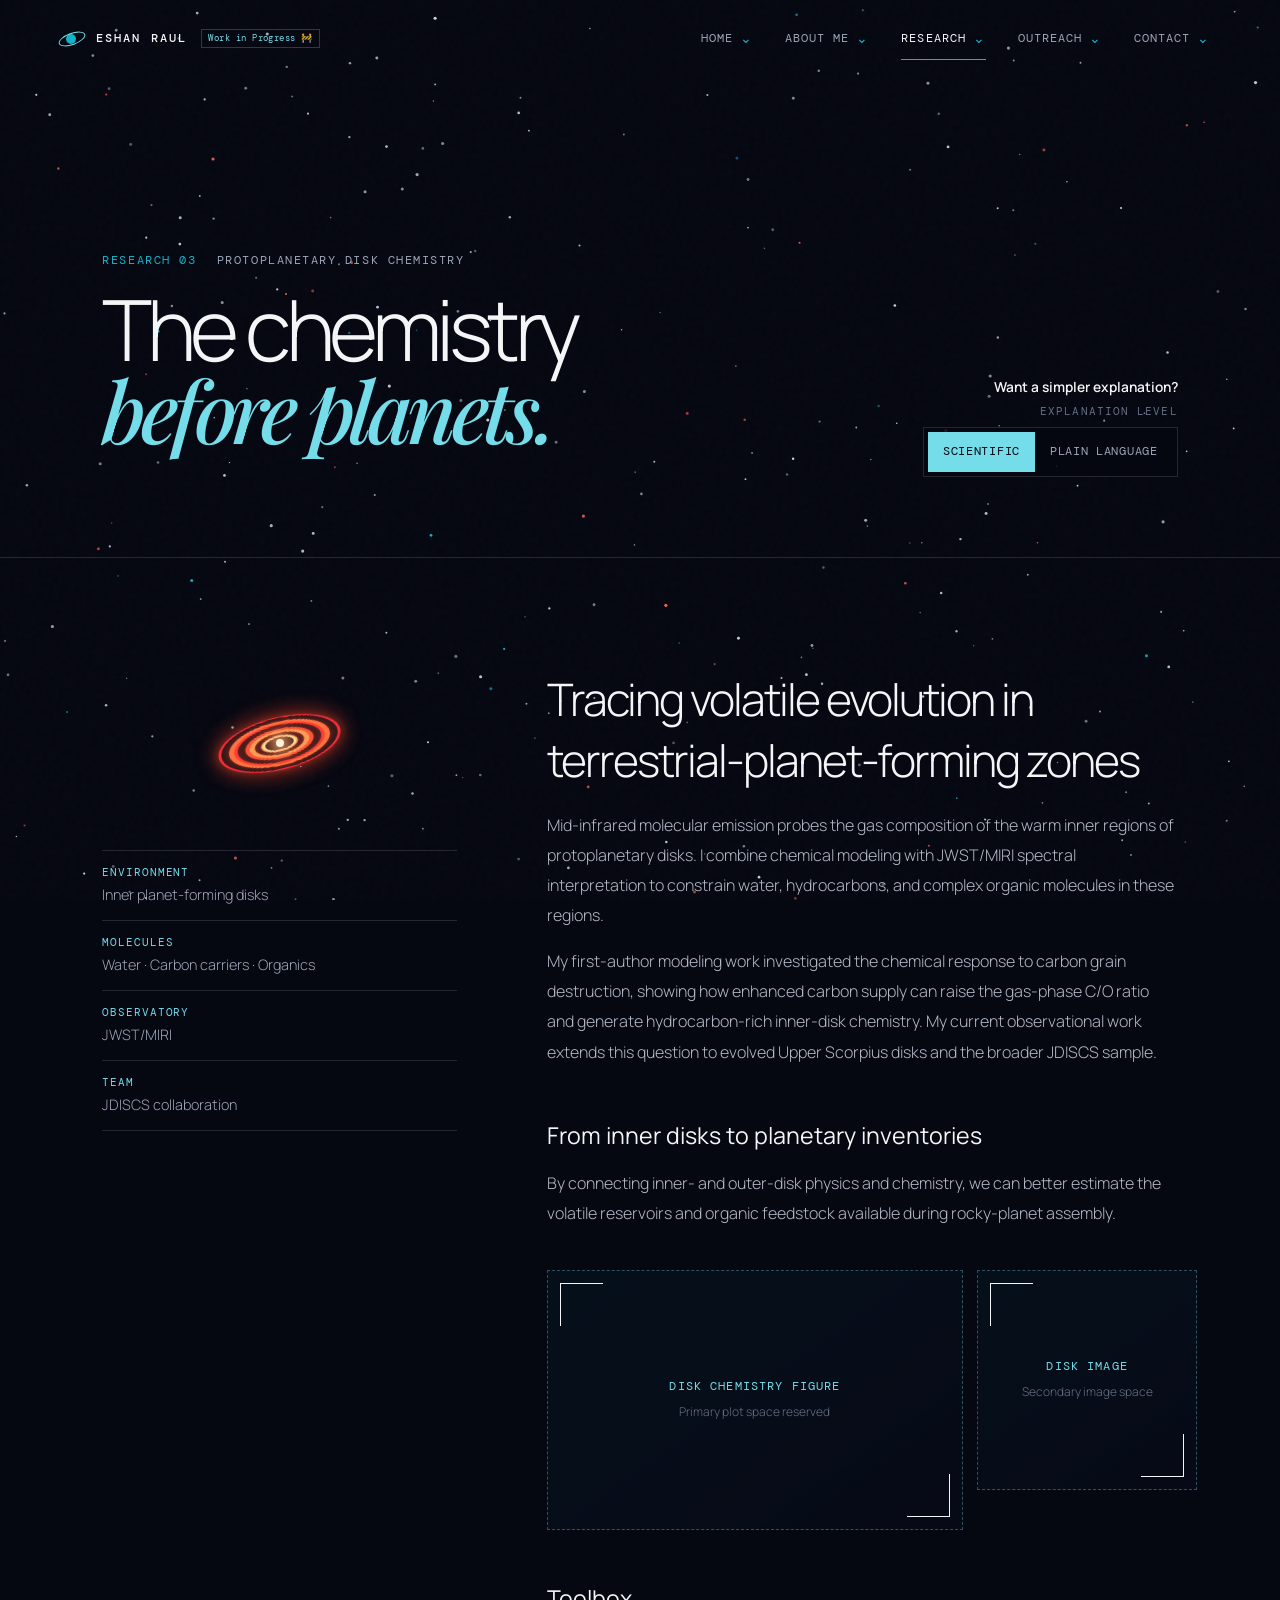
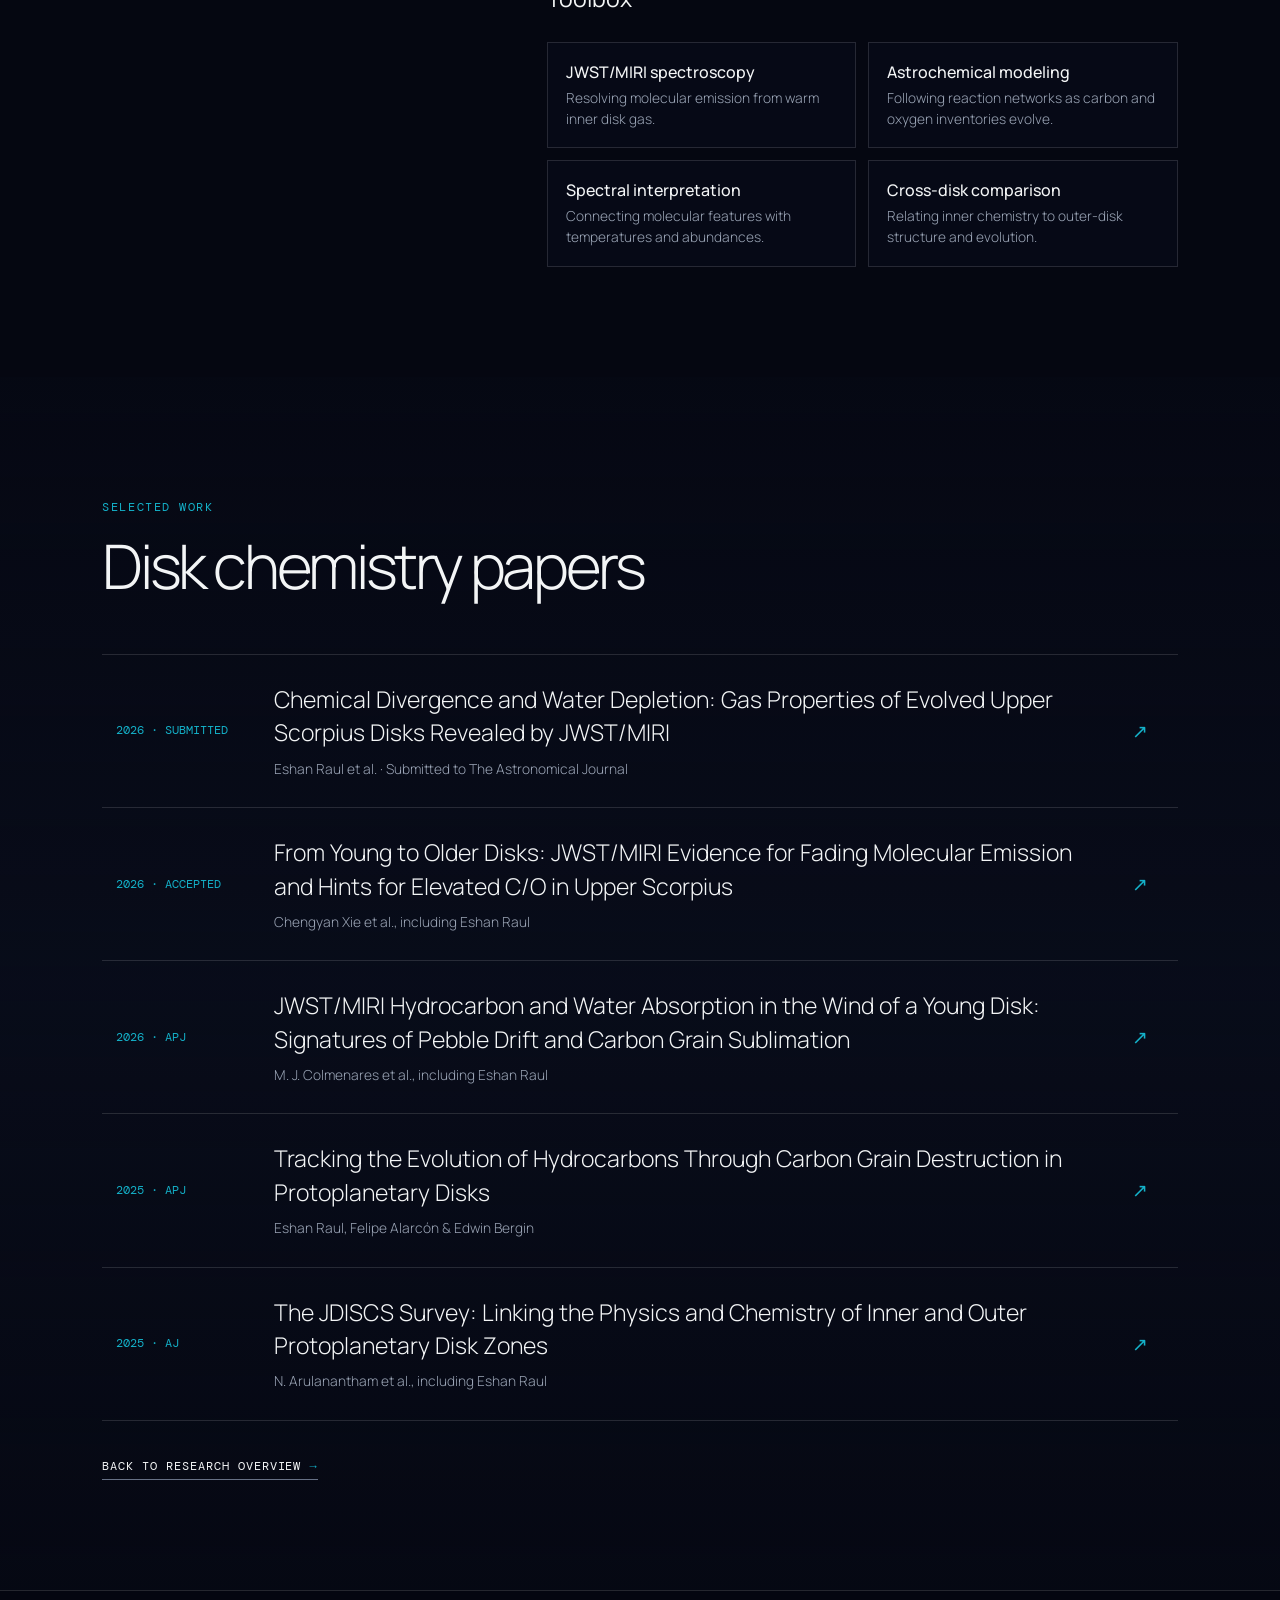
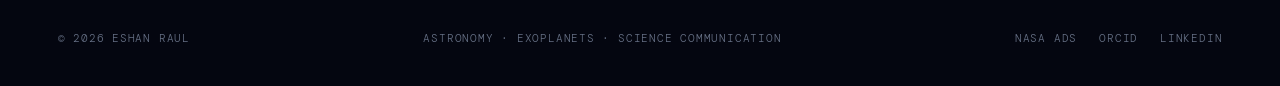
<file: research-disks.html>
<!doctype html>
<html lang="en" data-research-mode="scientific">
<head>
  <meta charset="UTF-8"><meta name="viewport" content="width=device-width, initial-scale=1">
  <meta name="description" content="Eshan Raul's research on protoplanetary disk chemistry, organic molecules, carbon grain destruction, and JWST MIRI spectroscopy.">
  <meta name="theme-color" content="#050711"><title>Protoplanetary Disk Chemistry | Eshan Raul</title>
  <link rel="icon" type="image/svg+xml" href="data:image/svg+xml,%3Csvg xmlns='http://www.w3.org/2000/svg' viewBox='0 0 64 64'%3E%3Ccircle cx='32' cy='32' r='11' fill='%2314b1c9'/%3E%3Cellipse cx='32' cy='32' rx='27' ry='10' fill='none' stroke='%2375dcea' stroke-width='3' transform='rotate(-20 32 32)'/%3E%3C/svg%3E">
  <link rel="stylesheet" href="styles.css"><script src="script.js" defer></script>
</head>
<body data-page="research"><canvas id="starfield" aria-hidden="true"></canvas><div class="noise" aria-hidden="true"></div><div data-site-header></div>
<main id="main-content">
  <section class="page-hero"><div class="hero-inner page-hero-grid">
    <div class="reveal"><p class="eyebrow"><span>Research 03</span> Protoplanetary disk chemistry</p><h1 class="page-title">The chemistry<br><em>before planets.</em></h1></div>
    <div class="mode-panel reveal"><strong>Want a simpler explanation?</strong><span>Explanation level</span><div class="mode-toggle" role="group" aria-label="Choose research explanation level"><button type="button" data-research-mode="scientific" aria-pressed="true">Scientific</button><button type="button" data-research-mode="simple" aria-pressed="false">Plain language</button></div></div>
  </div></section>
  <section class="page-section"><div class="section-inner topic-detail">
    <aside class="topic-sidebar reveal"><div class="science-mark disk" aria-hidden="true"><span></span></div><ul class="fact-list"><li><strong>Environment</strong>Inner planet-forming disks</li><li><strong>Molecules</strong>Water · Carbon carriers · Organics</li><li><strong>Observatory</strong>JWST/MIRI</li><li><strong>Team</strong>JDISCS collaboration</li></ul></aside>
    <article class="topic-body reveal">
      <div data-mode-copy="simple"><h2>What ingredients are available when rocky planets form?</h2><p>Young stars are surrounded by disks of gas and dust. Inside them, grains collide and grow into planets while heat, radiation, and chemistry continually reshape the available material. The molecules in a disk therefore influence what newborn planets—and eventually their atmospheres—can be made from.</p><p>I study carbon-bearing and organic molecules in the warm inner disk, where terrestrial planets assemble. JWST can now detect this chemistry with far more detail than was previously possible.</p><h3>Carbon grains as chemical fuel</h3><p>One part of my work models what happens when solid carbon grains are destroyed and their carbon returns to the gas. That supply can drive rich hydrocarbon chemistry and alter the balance of carbon and oxygen inherited by forming planets.</p></div>
      <div data-mode-copy="scientific"><h2>Tracing volatile evolution in terrestrial-planet-forming zones</h2><p>Mid-infrared molecular emission probes the gas composition of the warm inner regions of protoplanetary disks. I combine chemical modeling with JWST/MIRI spectral interpretation to constrain water, hydrocarbons, and complex organic molecules in these regions.</p><p>My first-author modeling work investigated the chemical response to carbon grain destruction, showing how enhanced carbon supply can raise the gas-phase C/O ratio and generate hydrocarbon-rich inner-disk chemistry. My current observational work extends this question to evolved Upper Scorpius disks and the broader JDISCS sample.</p><h3>From inner disks to planetary inventories</h3><p>By connecting inner- and outer-disk physics and chemistry, we can better estimate the volatile reservoirs and organic feedstock available during rocky-planet assembly.</p></div>
      <!-- Replace these placeholders with a JWST spectrum, ALMA image, model output, or project image. -->
      <div class="research-media-grid"><figure class="media-slot plot"><div class="media-placeholder" role="img" aria-label="Reserved space for a disk spectrum or model plot"><span>Disk chemistry figure</span><small>Primary plot space reserved</small></div></figure><figure class="media-slot"><div class="media-placeholder" role="img" aria-label="Reserved space for a protoplanetary disk image"><span>Disk image</span><small>Secondary image space</small></div></figure></div>
      <h3>Toolbox</h3><div class="method-list"><div><strong>JWST/MIRI spectroscopy</strong><span>Resolving molecular emission from warm inner disk gas.</span></div><div><strong>Astrochemical modeling</strong><span>Following reaction networks as carbon and oxygen inventories evolve.</span></div><div><strong>Spectral interpretation</strong><span>Connecting molecular features with temperatures and abundances.</span></div><div><strong>Cross-disk comparison</strong><span>Relating inner chemistry to outer-disk structure and evolution.</span></div></div>
    </article>
  </div></section>
  <section class="page-section tint"><div class="section-inner"><div class="section-heading reveal"><p class="eyebrow"><span>Selected work</span></p><h2 class="section-title">Disk chemistry papers</h2></div><div class="publication-list">
    <a class="publication reveal" href="https://ui.adsabs.harvard.edu/abs/2026arXiv260627476R/abstract" target="_blank" rel="noreferrer"><div class="pub-meta">2026 · Submitted</div><div><h3>Chemical Divergence and Water Depletion: Gas Properties of Evolved Upper Scorpius Disks Revealed by JWST/MIRI</h3><p>Eshan Raul et al. · Submitted to The Astronomical Journal</p></div><span class="pub-arrow">↗</span></a>
    <a class="publication reveal" href="https://ui.adsabs.harvard.edu/abs/2026arXiv260627477X/abstract" target="_blank" rel="noreferrer"><div class="pub-meta">2026 · Accepted</div><div><h3>From Young to Older Disks: JWST/MIRI Evidence for Fading Molecular Emission and Hints for Elevated C/O in Upper Scorpius</h3><p>Chengyan Xie et al., including Eshan Raul</p></div><span class="pub-arrow">↗</span></a>
    <a class="publication reveal" href="https://ui.adsabs.harvard.edu/abs/2026ApJ..1002..176C/abstract" target="_blank" rel="noreferrer"><div class="pub-meta">2026 · ApJ</div><div><h3>JWST/MIRI Hydrocarbon and Water Absorption in the Wind of a Young Disk: Signatures of Pebble Drift and Carbon Grain Sublimation</h3><p>M. J. Colmenares et al., including Eshan Raul</p></div><span class="pub-arrow">↗</span></a>
    <a class="publication reveal" href="https://ui.adsabs.harvard.edu/abs/2025ApJ...982..155R/abstract" target="_blank" rel="noreferrer"><div class="pub-meta">2025 · ApJ</div><div><h3>Tracking the Evolution of Hydrocarbons Through Carbon Grain Destruction in Protoplanetary Disks</h3><p>Eshan Raul, Felipe Alarcón & Edwin Bergin</p></div><span class="pub-arrow">↗</span></a>
    <a class="publication reveal" href="https://ui.adsabs.harvard.edu/abs/2025AJ....170...67A/abstract" target="_blank" rel="noreferrer"><div class="pub-meta">2025 · AJ</div><div><h3>The JDISCS Survey: Linking the Physics and Chemistry of Inner and Outer Protoplanetary Disk Zones</h3><p>N. Arulanantham et al., including Eshan Raul</p></div><span class="pub-arrow">↗</span></a>
  </div><div class="button-row reveal"><a class="text-link" href="research.html">Back to research overview <span>→</span></a></div></div></section>
</main><div data-site-footer></div></body></html>
</file>
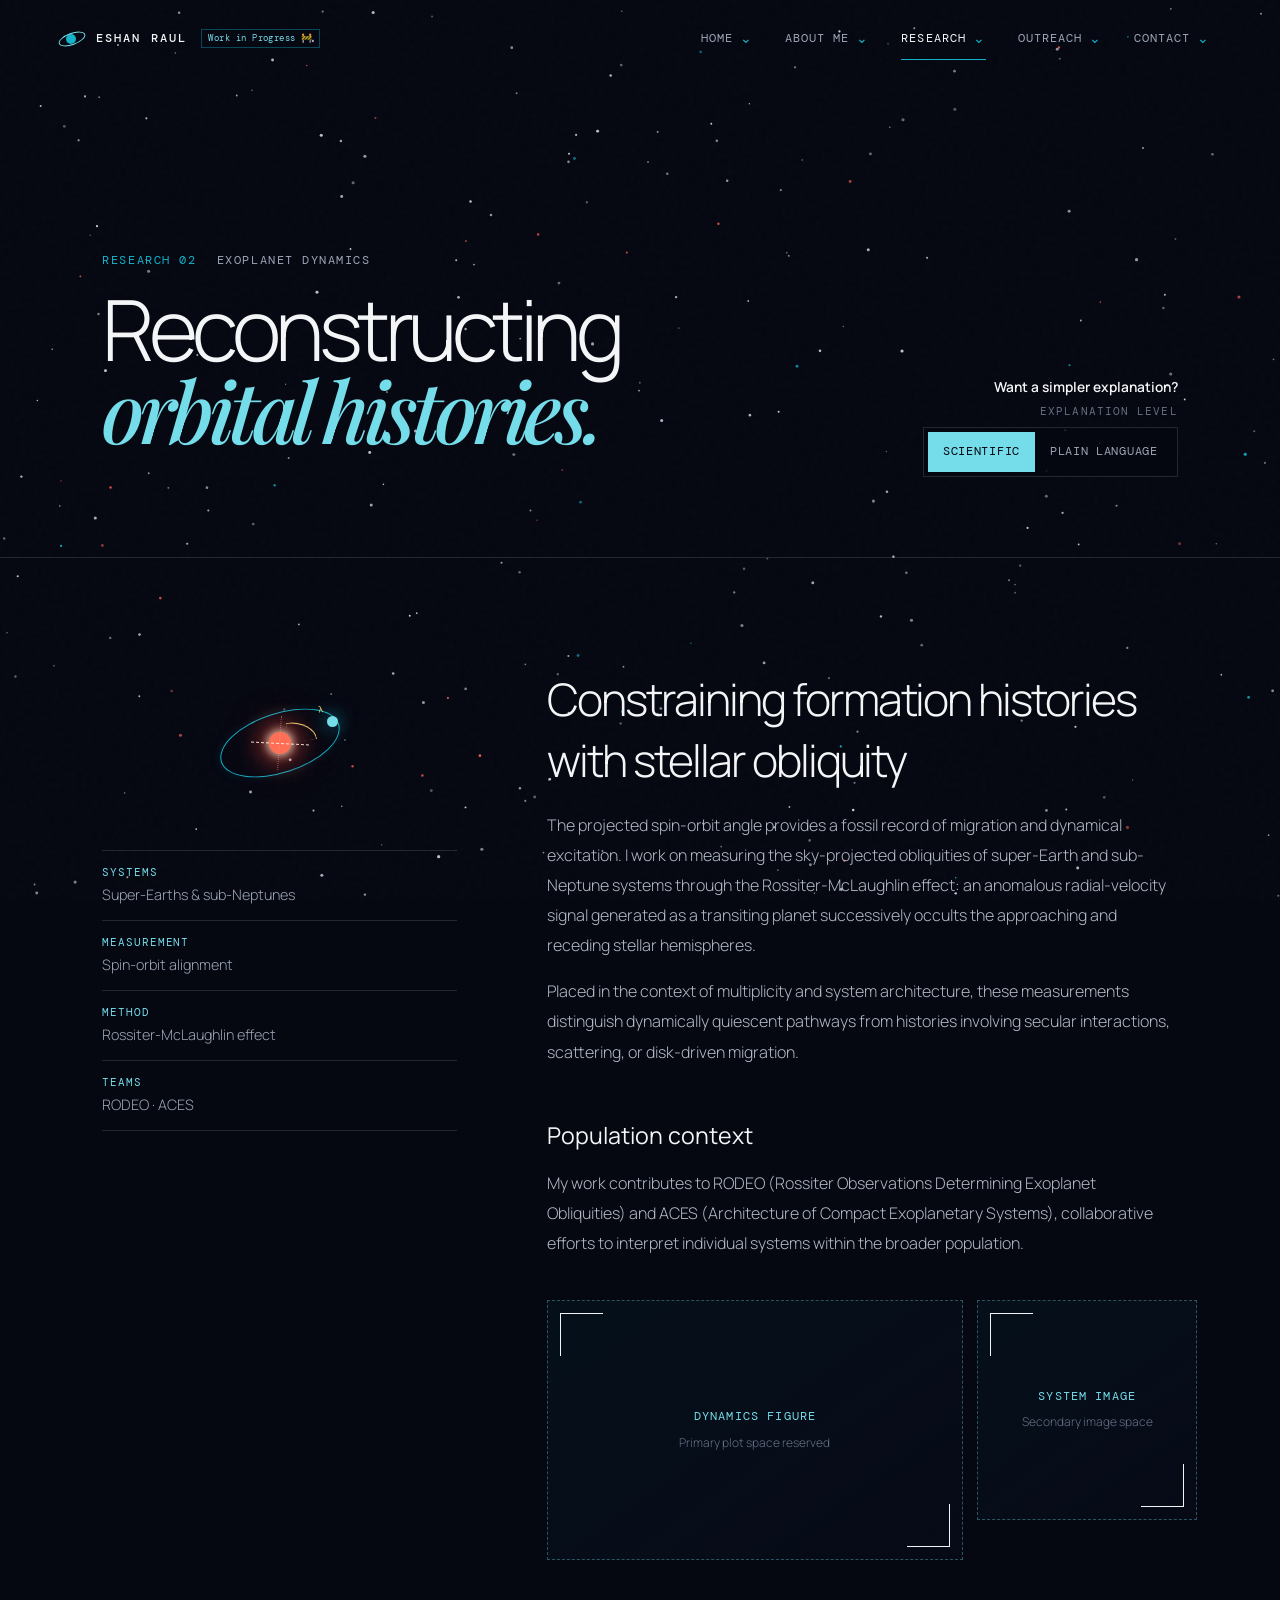
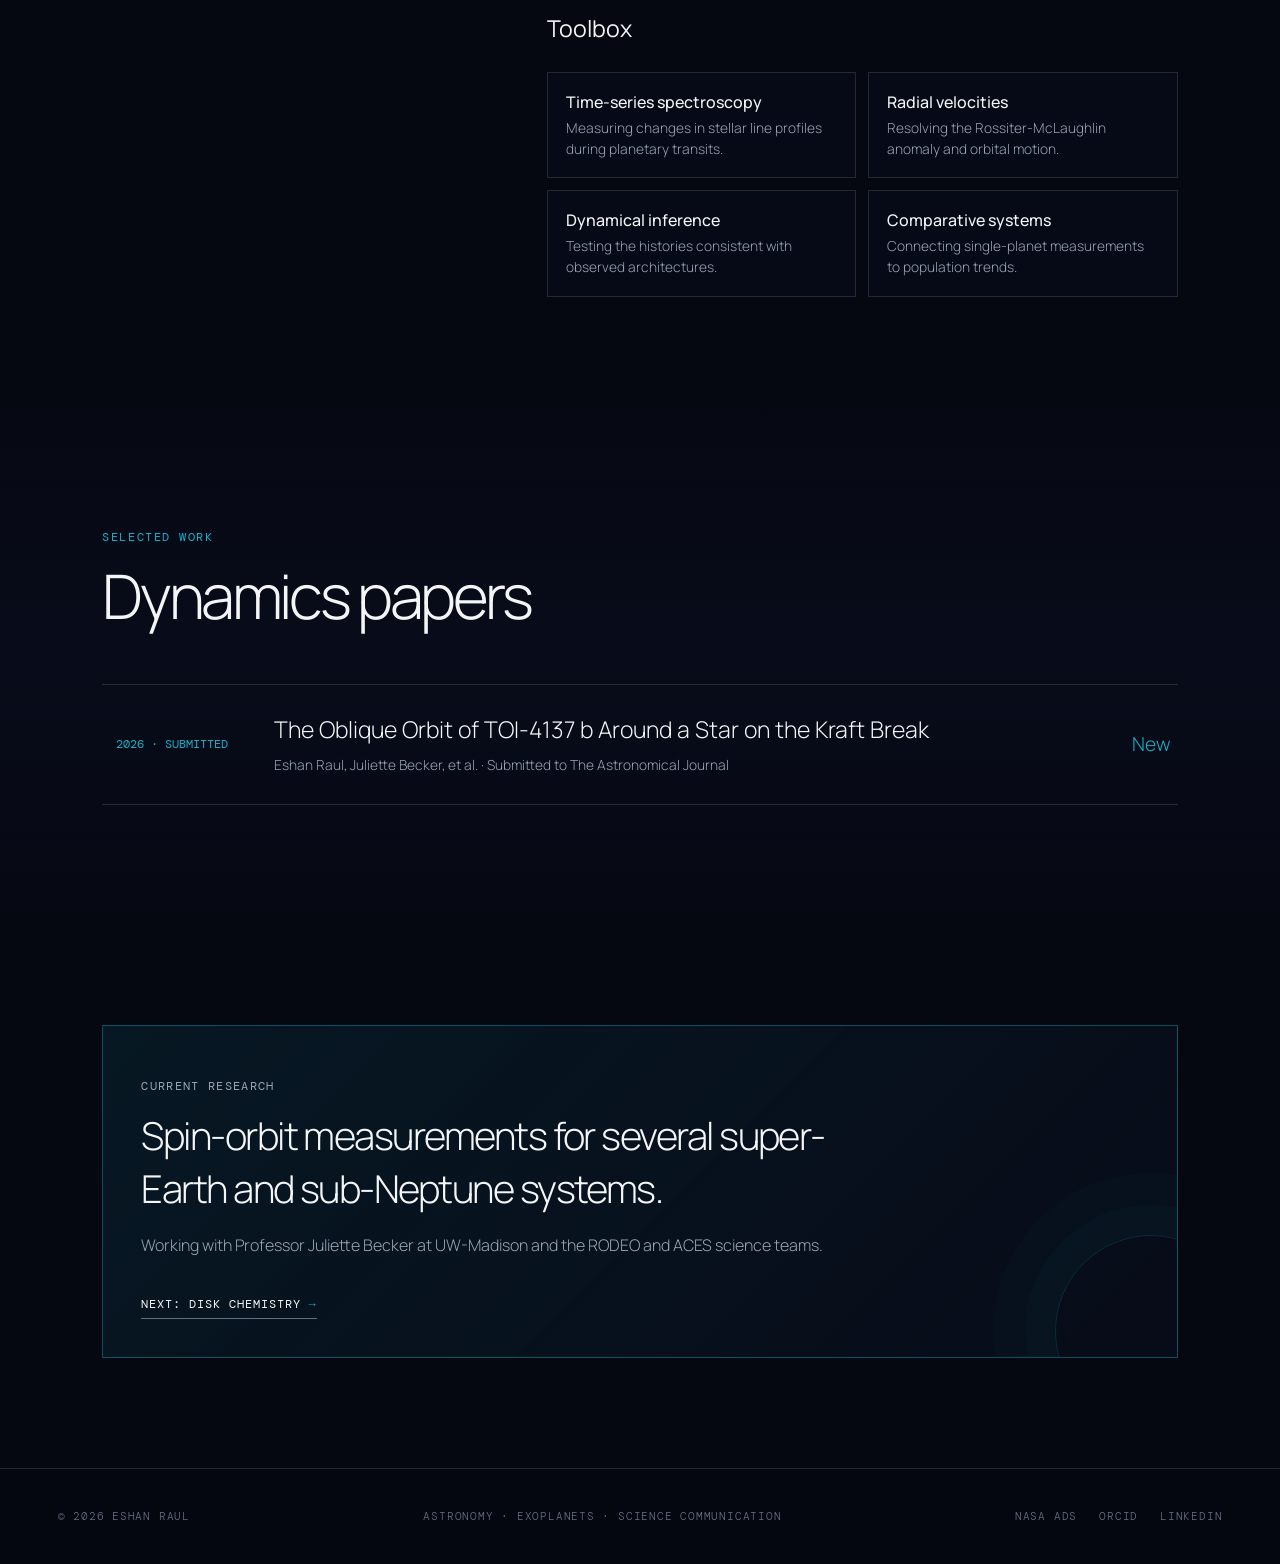
<file: research-dynamics.html>
<!doctype html>
<html lang="en" data-research-mode="scientific">
<head>
  <meta charset="UTF-8"><meta name="viewport" content="width=device-width, initial-scale=1">
  <meta name="description" content="Eshan Raul's research on exoplanet orbital histories, system architectures, and spin-orbit alignment.">
  <meta name="theme-color" content="#050711"><title>Exoplanet Dynamics | Eshan Raul</title>
  <link rel="icon" type="image/svg+xml" href="data:image/svg+xml,%3Csvg xmlns='http://www.w3.org/2000/svg' viewBox='0 0 64 64'%3E%3Ccircle cx='32' cy='32' r='11' fill='%2314b1c9'/%3E%3Cellipse cx='32' cy='32' rx='27' ry='10' fill='none' stroke='%2375dcea' stroke-width='3' transform='rotate(-20 32 32)'/%3E%3C/svg%3E">
  <link rel="stylesheet" href="styles.css"><script src="script.js" defer></script>
</head>
<body data-page="research"><canvas id="starfield" aria-hidden="true"></canvas><div class="noise" aria-hidden="true"></div><div data-site-header></div>
<main id="main-content">
  <section class="page-hero"><div class="hero-inner page-hero-grid">
    <div class="reveal"><p class="eyebrow"><span>Research 02</span> Exoplanet dynamics</p><h1 class="page-title">Reconstructing<br><em>orbital histories.</em></h1></div>
    <div class="mode-panel reveal"><strong>Want a simpler explanation?</strong><span>Explanation level</span><div class="mode-toggle" role="group" aria-label="Choose research explanation level"><button type="button" data-research-mode="scientific" aria-pressed="true">Scientific</button><button type="button" data-research-mode="simple" aria-pressed="false">Plain language</button></div></div>
  </div></section>
  <section class="page-section"><div class="section-inner topic-detail">
    <aside class="topic-sidebar reveal"><div class="science-mark dynamics" aria-hidden="true"><span class="dynamics-orbit"></span><span class="dynamics-equator"></span><span class="dynamics-angle"></span><span class="dynamics-planet"></span><span class="dynamics-star"></span></div><ul class="fact-list"><li><strong>Systems</strong>Super-Earths & sub-Neptunes</li><li><strong>Measurement</strong>Spin-orbit alignment</li><li><strong>Method</strong>Rossiter-McLaughlin effect</li><li><strong>Teams</strong>RODEO · ACES</li></ul></aside>
    <article class="topic-body reveal">
      <div data-mode-copy="simple"><h2>Planetary systems remember their past.</h2><p>A planet’s orbit is not just where it happens to be today. Its shape and tilt preserve evidence of migration, close encounters, and the influence of neighboring planets. By comparing a planet’s orbital path with the rotation of its star, we can test how quietly—or chaotically—the system evolved.</p><p>I work on reconstructing the histories of common super-Earth and sub-Neptune systems. These planets have no direct counterpart in our Solar System, so their orbital architectures help us understand the many different ways planetary systems can form.</p><h3>A shadow with a telltale distortion</h3><p>As a planet moves across a rotating star, it first blocks one side of the star and then the other. That creates a small, temporary change in the measured stellar spectrum. The pattern reveals whether the planet’s orbit is aligned with the star’s equator.</p></div>
      <div data-mode-copy="scientific"><h2>Constraining formation histories with stellar obliquity</h2><p>The projected spin-orbit angle provides a fossil record of migration and dynamical excitation. I work on measuring the sky-projected obliquities of super-Earth and sub-Neptune systems through the Rossiter-McLaughlin effect: an anomalous radial-velocity signal generated as a transiting planet successively occults the approaching and receding stellar hemispheres.</p><p>Placed in the context of multiplicity and system architecture, these measurements distinguish dynamically quiescent pathways from histories involving secular interactions, scattering, or disk-driven migration.</p><h3>Population context</h3><p>My work contributes to RODEO (Rossiter Observations Determining Exoplanet Obliquities) and ACES (Architecture of Compact Exoplanetary Systems), collaborative efforts to interpret individual systems within the broader population.</p></div>
      <!-- Replace these placeholders with a Rossiter-McLaughlin curve, system diagram, or project image. -->
      <div class="research-media-grid"><figure class="media-slot plot"><div class="media-placeholder" role="img" aria-label="Reserved space for a Rossiter-McLaughlin plot"><span>Dynamics figure</span><small>Primary plot space reserved</small></div></figure><figure class="media-slot"><div class="media-placeholder" role="img" aria-label="Reserved space for a planetary system image"><span>System image</span><small>Secondary image space</small></div></figure></div>
      <h3>Toolbox</h3><div class="method-list"><div><strong>Time-series spectroscopy</strong><span>Measuring changes in stellar line profiles during planetary transits.</span></div><div><strong>Radial velocities</strong><span>Resolving the Rossiter-McLaughlin anomaly and orbital motion.</span></div><div><strong>Dynamical inference</strong><span>Testing the histories consistent with observed architectures.</span></div><div><strong>Comparative systems</strong><span>Connecting single-planet measurements to population trends.</span></div></div>
    </article>
  </div></section>
  <section class="page-section tint"><div class="section-inner"><div class="section-heading reveal"><p class="eyebrow"><span>Selected work</span></p><h2 class="section-title">Dynamics papers</h2></div><div class="publication-list">
    <div class="publication reveal"><div class="pub-meta">2026 · Submitted</div><div><h3>The Oblique Orbit of TOI-4137 b Around a Star on the Kraft Break</h3><p>Eshan Raul, Juliette Becker, et al. · Submitted to The Astronomical Journal</p></div><span class="pub-arrow">New</span></div>
  </div></div></section>
  <section class="page-section"><div class="section-inner"><div class="callout reveal"><p class="kicker">Current research</p><h3>Spin-orbit measurements for several super-Earth and sub-Neptune systems.</h3><p>Working with Professor Juliette Becker at UW-Madison and the RODEO and ACES science teams.</p><div class="button-row"><a class="text-link" href="research-disks.html">Next: Disk chemistry <span>→</span></a></div></div></div></section>
</main><div data-site-footer></div></body></html>
</file>
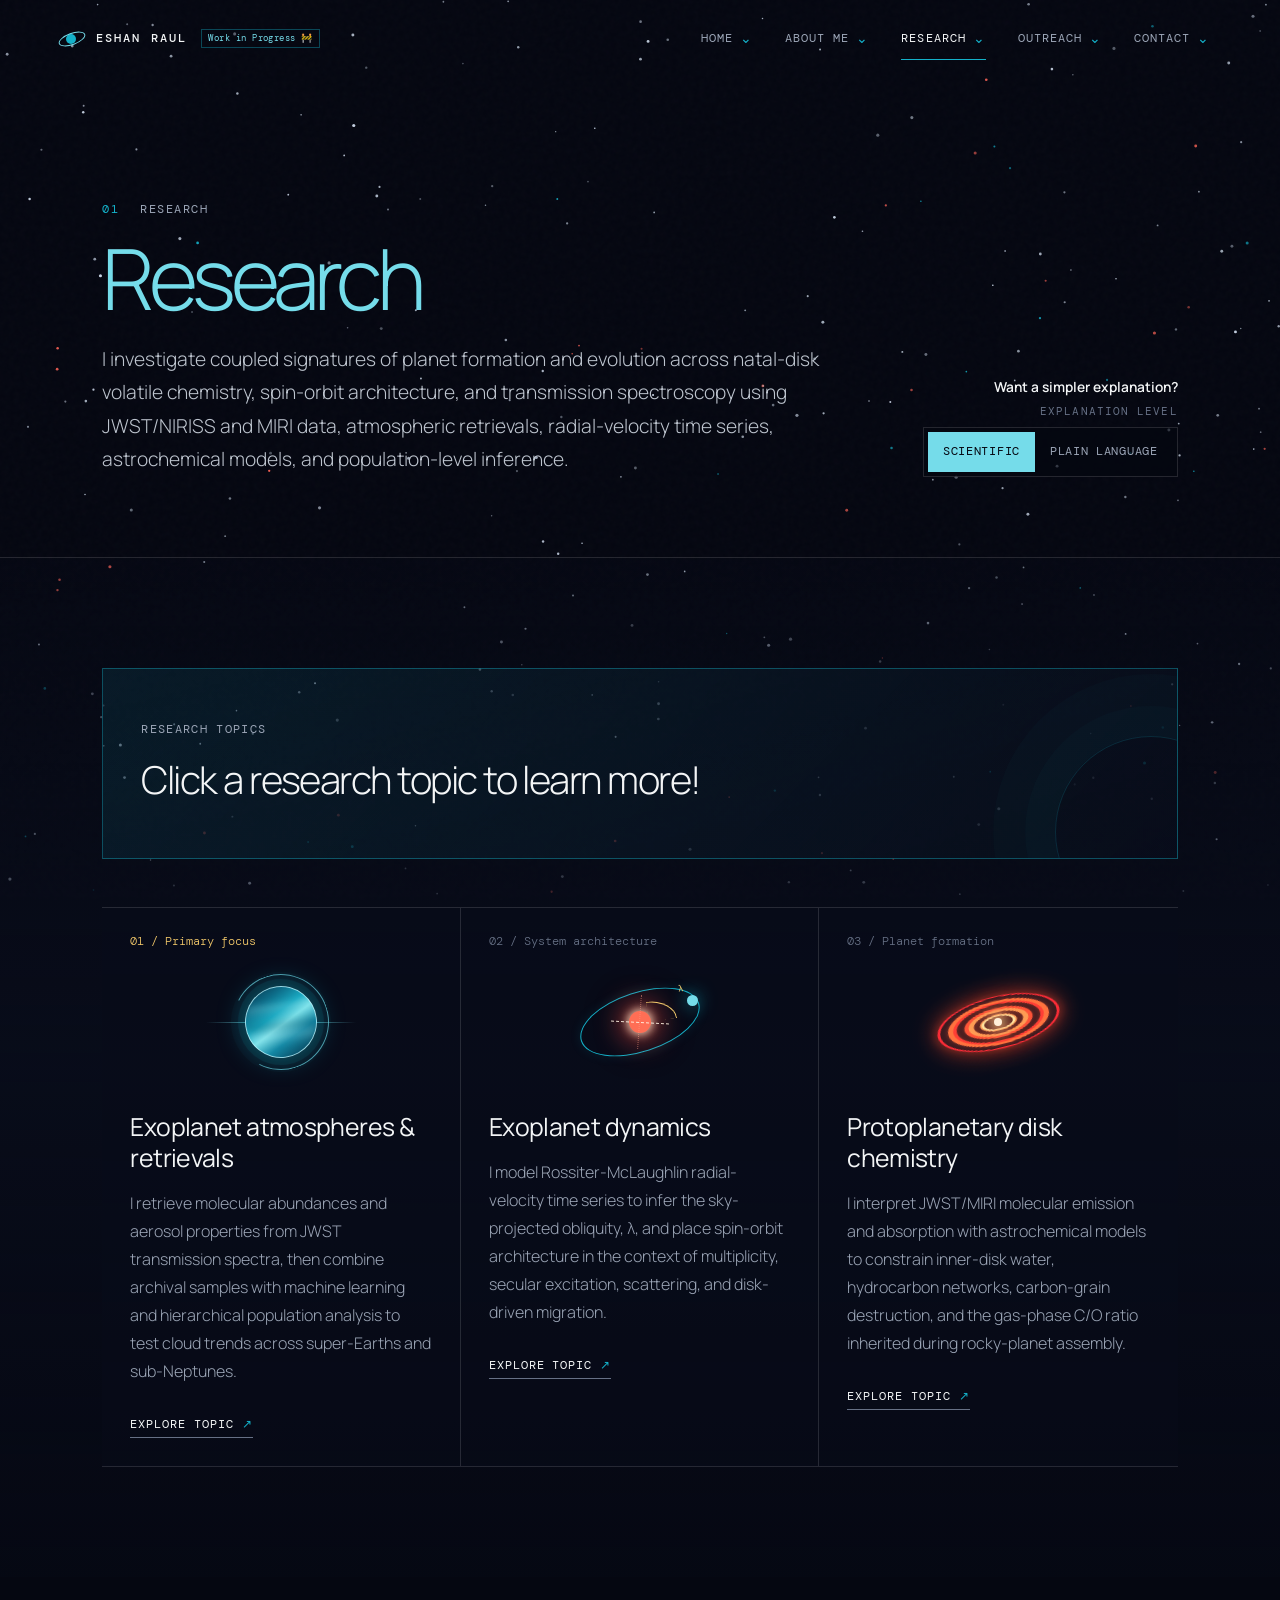
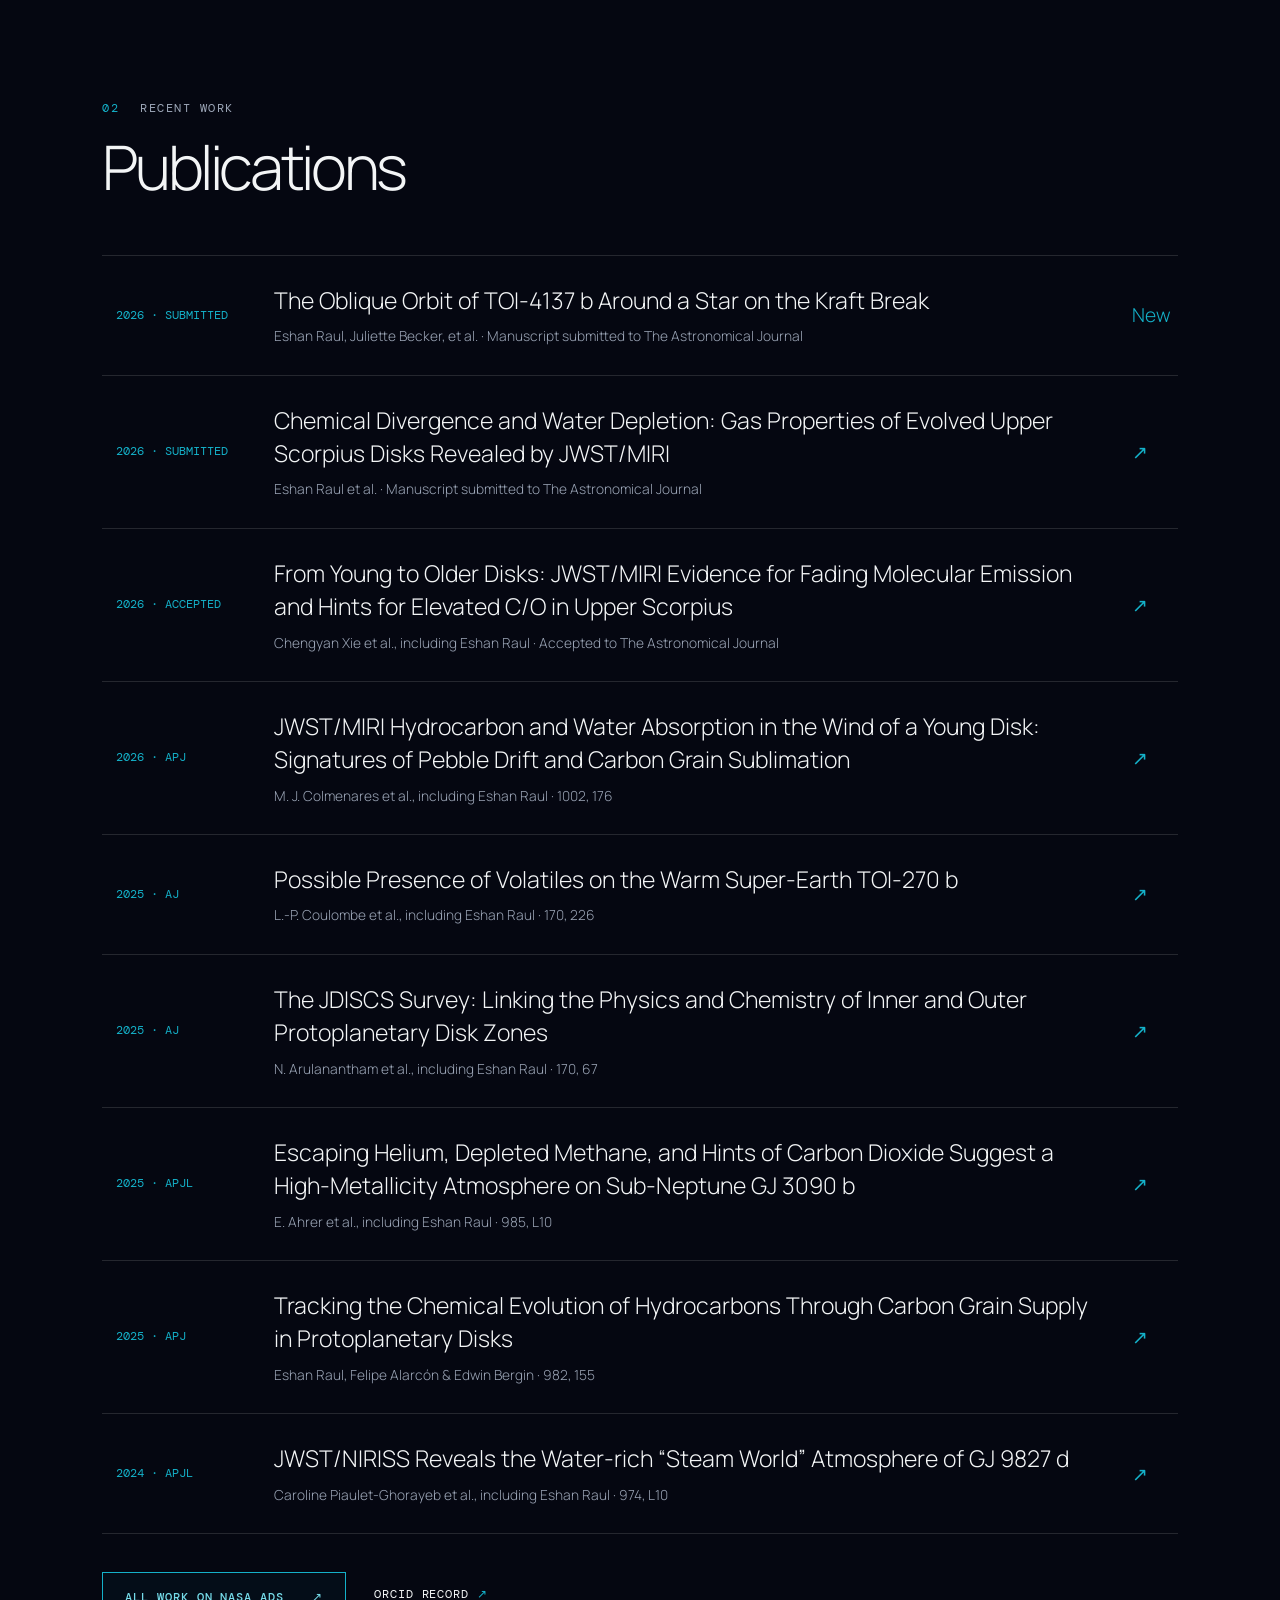
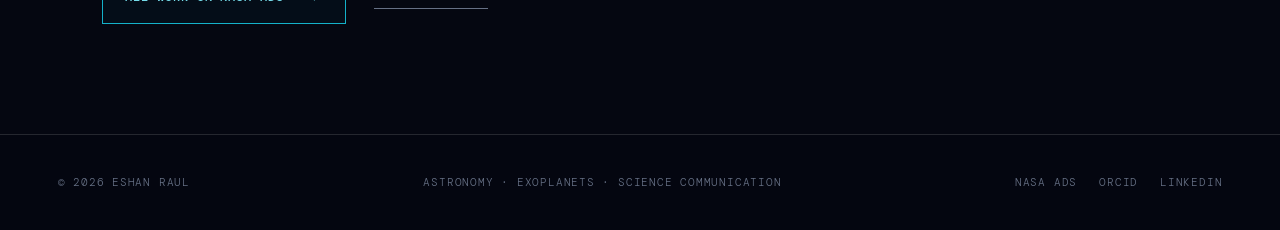
<file: research.html>
<!doctype html>
<html lang="en" data-research-mode="scientific">
<head>
  <meta charset="UTF-8"><meta name="viewport" content="width=device-width, initial-scale=1">
  <meta name="description" content="Exoplanet research by Eshan Raul: atmospheres and retrievals, orbital dynamics, and protoplanetary disk chemistry.">
  <meta name="theme-color" content="#050711"><title>Research | Eshan Raul</title>
  <link rel="icon" type="image/svg+xml" href="data:image/svg+xml,%3Csvg xmlns='http://www.w3.org/2000/svg' viewBox='0 0 64 64'%3E%3Ccircle cx='32' cy='32' r='11' fill='%2314b1c9'/%3E%3Cellipse cx='32' cy='32' rx='27' ry='10' fill='none' stroke='%2375dcea' stroke-width='3' transform='rotate(-20 32 32)'/%3E%3C/svg%3E">
  <link rel="stylesheet" href="styles.css"><script src="script.js" defer></script>
</head>
<body data-page="research"><canvas id="starfield" aria-hidden="true"></canvas><div class="noise" aria-hidden="true"></div><div data-site-header></div>
<main id="main-content">
  <section class="page-hero"><div class="hero-inner page-hero-grid">
    <div class="reveal"><p class="eyebrow"><span>01</span> Research</p><h1 class="page-title main-title">Research</h1><p class="lede" data-mode-copy="simple">Planets do not begin with atmospheres and orbits already set. They grow inside disks, interact with other bodies, migrate, lose material, and build or transform their atmospheres. By studying several stages of that history, I want to understand which paths can produce a terrestrial planet capable of supporting life.</p><p class="lede" data-mode-copy="scientific">I investigate coupled signatures of planet formation and evolution across natal-disk volatile chemistry, spin-orbit architecture, and transmission spectroscopy using JWST/NIRISS and MIRI data, atmospheric retrievals, radial-velocity time series, astrochemical models, and population-level inference.</p></div>
    <div class="mode-panel reveal"><strong>Want a simpler explanation?</strong><span>Explanation level</span><div class="mode-toggle" role="group" aria-label="Choose research explanation level"><button type="button" data-research-mode="scientific" aria-pressed="true">Scientific</button><button type="button" data-research-mode="simple" aria-pressed="false">Plain language</button></div></div>
  </div></section>

  <section class="page-section tint"><div class="section-inner">
    <div class="callout research-prompt reveal"><p class="kicker">Research topics</p><h3>Click a research topic to learn more!</h3></div>
    <div class="topic-grid">
      <article class="topic-card reveal"><div class="card-index primary-focus">01 / Primary focus</div><div class="science-mark atmosphere atmosphere-b" aria-hidden="true"><span></span></div><h2>Exoplanet atmospheres & retrievals</h2><p data-mode-copy="simple">I use JWST observations to read the chemical fingerprints in exoplanet atmospheres and learn about clouds, water, and the conditions on distant worlds.</p><p data-mode-copy="scientific">I retrieve molecular abundances and aerosol properties from JWST transmission spectra, then combine archival samples with machine learning and hierarchical population analysis to test cloud trends across super-Earths and sub-Neptunes.</p><a class="text-link" href="research-atmospheres.html">Explore topic <span>↗</span></a></article>
      <article class="topic-card reveal"><div class="card-index">02 / System architecture</div><div class="science-mark dynamics" aria-hidden="true"><span class="dynamics-orbit"></span><span class="dynamics-equator"></span><span class="dynamics-angle"></span><span class="dynamics-planet"></span><span class="dynamics-star"></span></div><h2>Exoplanet dynamics</h2><p data-mode-copy="simple">A planet’s orbit preserves clues about its past. I use those clues to work out how common planetary systems moved and changed.</p><p data-mode-copy="scientific">I model Rossiter-McLaughlin radial-velocity time series to infer the sky-projected obliquity, λ, and place spin-orbit architecture in the context of multiplicity, secular excitation, scattering, and disk-driven migration.</p><a class="text-link" href="research-dynamics.html">Explore topic <span>↗</span></a></article>
      <article class="topic-card reveal"><div class="card-index">03 / Planet formation</div><div class="science-mark disk" aria-hidden="true"><span></span></div><h2>Protoplanetary disk chemistry</h2><p data-mode-copy="simple">Before planets exist, gas and dust orbit young stars. I trace water, carbon, and organic molecules in the warm inner regions where rocky planets begin.</p><p data-mode-copy="scientific">I interpret JWST/MIRI molecular emission and absorption with astrochemical models to constrain inner-disk water, hydrocarbon networks, carbon-grain destruction, and the gas-phase C/O ratio inherited during rocky-planet assembly.</p><a class="text-link" href="research-disks.html">Explore topic <span>↗</span></a></article>
    </div>
  </div></section>

  <section class="page-section" id="publications"><div class="section-inner">
    <div class="section-heading reveal"><p class="eyebrow"><span>02</span> Recent work</p><h2 class="section-title">Publications</h2></div>
    <div class="publication-list">
      <div class="publication reveal"><div class="pub-meta">2026 · Submitted</div><div><h3>The Oblique Orbit of TOI-4137 b Around a Star on the Kraft Break</h3><p>Eshan Raul, Juliette Becker, et al. · Manuscript submitted to The Astronomical Journal</p></div><span class="pub-arrow">New</span></div>
      <a class="publication reveal" href="https://ui.adsabs.harvard.edu/abs/2026arXiv260627476R/abstract" target="_blank" rel="noreferrer"><div class="pub-meta">2026 · Submitted</div><div><h3>Chemical Divergence and Water Depletion: Gas Properties of Evolved Upper Scorpius Disks Revealed by JWST/MIRI</h3><p>Eshan Raul et al. · Manuscript submitted to The Astronomical Journal</p></div><span class="pub-arrow">↗</span></a>
      <a class="publication reveal" href="https://ui.adsabs.harvard.edu/abs/2026arXiv260627477X/abstract" target="_blank" rel="noreferrer"><div class="pub-meta">2026 · Accepted</div><div><h3>From Young to Older Disks: JWST/MIRI Evidence for Fading Molecular Emission and Hints for Elevated C/O in Upper Scorpius</h3><p>Chengyan Xie et al., including Eshan Raul · Accepted to The Astronomical Journal</p></div><span class="pub-arrow">↗</span></a>
      <a class="publication reveal" href="https://ui.adsabs.harvard.edu/abs/2026ApJ..1002..176C/abstract" target="_blank" rel="noreferrer"><div class="pub-meta">2026 · ApJ</div><div><h3>JWST/MIRI Hydrocarbon and Water Absorption in the Wind of a Young Disk: Signatures of Pebble Drift and Carbon Grain Sublimation</h3><p>M. J. Colmenares et al., including Eshan Raul · 1002, 176</p></div><span class="pub-arrow">↗</span></a>
      <a class="publication reveal" href="https://ui.adsabs.harvard.edu/abs/2025AJ....170..226C/abstract" target="_blank" rel="noreferrer"><div class="pub-meta">2025 · AJ</div><div><h3>Possible Presence of Volatiles on the Warm Super-Earth TOI-270 b</h3><p>L.-P. Coulombe et al., including Eshan Raul · 170, 226</p></div><span class="pub-arrow">↗</span></a>
      <a class="publication reveal" href="https://ui.adsabs.harvard.edu/abs/2025AJ....170...67A/abstract" target="_blank" rel="noreferrer"><div class="pub-meta">2025 · AJ</div><div><h3>The JDISCS Survey: Linking the Physics and Chemistry of Inner and Outer Protoplanetary Disk Zones</h3><p>N. Arulanantham et al., including Eshan Raul · 170, 67</p></div><span class="pub-arrow">↗</span></a>
      <a class="publication reveal" href="https://ui.adsabs.harvard.edu/abs/2025ApJ...985L..10A/abstract" target="_blank" rel="noreferrer"><div class="pub-meta">2025 · ApJL</div><div><h3>Escaping Helium, Depleted Methane, and Hints of Carbon Dioxide Suggest a High-Metallicity Atmosphere on Sub-Neptune GJ 3090 b</h3><p>E. Ahrer et al., including Eshan Raul · 985, L10</p></div><span class="pub-arrow">↗</span></a>
      <a class="publication reveal" href="https://ui.adsabs.harvard.edu/abs/2025ApJ...982..155R/abstract" target="_blank" rel="noreferrer"><div class="pub-meta">2025 · ApJ</div><div><h3>Tracking the Chemical Evolution of Hydrocarbons Through Carbon Grain Supply in Protoplanetary Disks</h3><p>Eshan Raul, Felipe Alarcón & Edwin Bergin · 982, 155</p></div><span class="pub-arrow">↗</span></a>
      <a class="publication reveal" href="https://ui.adsabs.harvard.edu/abs/2024ApJ...974L..10P/abstract" target="_blank" rel="noreferrer"><div class="pub-meta">2024 · ApJL</div><div><h3>JWST/NIRISS Reveals the Water-rich “Steam World” Atmosphere of GJ 9827 d</h3><p>Caroline Piaulet-Ghorayeb et al., including Eshan Raul · 974, L10</p></div><span class="pub-arrow">↗</span></a>
    </div>
    <div class="button-row reveal"><a class="button button-secondary" href="https://ui.adsabs.harvard.edu/search/q=author:%22Raul%2C%20Eshan%22&sort=date%20desc%2C%20bibcode%20desc" target="_blank" rel="noreferrer">All work on NASA ADS <span>↗</span></a><a class="text-link" href="https://orcid.org/0009-0002-2380-6683" target="_blank" rel="noreferrer">ORCID record <span>↗</span></a></div>
  </div></section>
</main><div data-site-footer></div></body></html>
</file>
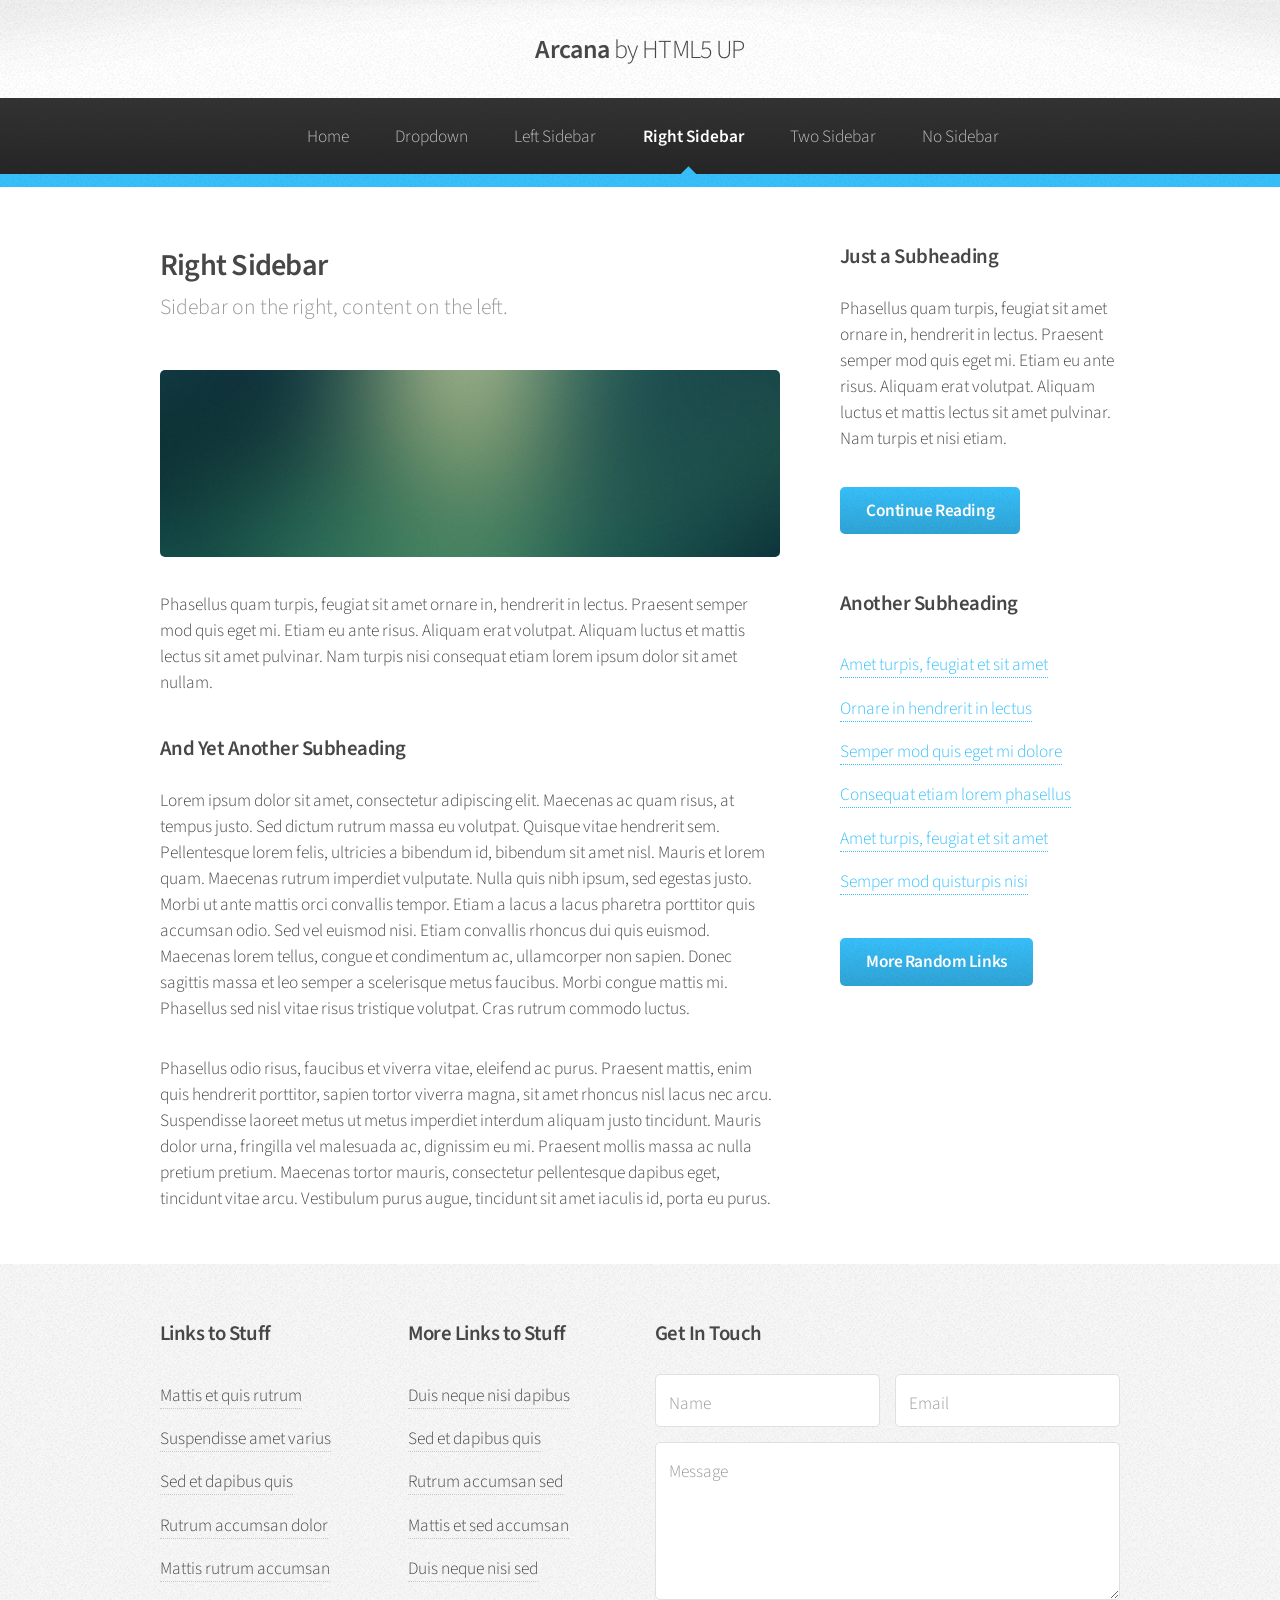
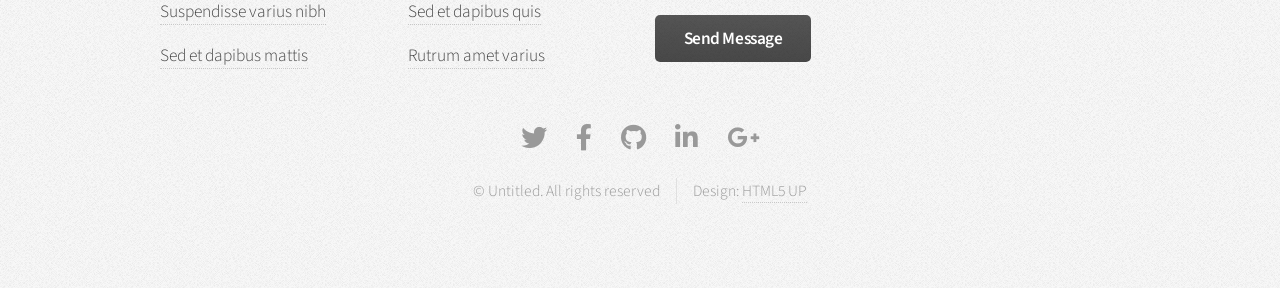
<file: right-sidebar.html>
<!DOCTYPE HTML>
<!--
	Arcana by HTML5 UP
	html5up.net | @ajlkn
	Free for personal and commercial use under the CCA 3.0 license (html5up.net/license)
-->
<html>
	<head>
		<title>Right Sidebar - Arcana by HTML5 UP</title>
		<meta charset="utf-8" />
		<meta name="viewport" content="width=device-width, initial-scale=1, user-scalable=no" />
		<link rel="stylesheet" href="assets/css/main.css" />
	</head>
	<body class="is-preload">
		<div id="page-wrapper">

			<!-- Header -->
				<div id="header">

					<!-- Logo -->
						<h1><a href="index.html" id="logo">Arcana <em>by HTML5 UP</em></a></h1>

					<!-- Nav -->
						<nav id="nav">
							<ul>
								<li><a href="index.html">Home</a></li>
								<li>
									<a href="#">Dropdown</a>
									<ul>
										<li><a href="#">Lorem dolor</a></li>
										<li><a href="#">Magna phasellus</a></li>
										<li><a href="#">Etiam sed tempus</a></li>
										<li>
											<a href="#">Submenu</a>
											<ul>
												<li><a href="#">Lorem dolor</a></li>
												<li><a href="#">Phasellus magna</a></li>
												<li><a href="#">Magna phasellus</a></li>
												<li><a href="#">Etiam nisl</a></li>
												<li><a href="#">Veroeros feugiat</a></li>
											</ul>
										</li>
										<li><a href="#">Veroeros feugiat</a></li>
									</ul>
								</li>
								<li><a href="left-sidebar.html">Left Sidebar</a></li>
								<li class="current"><a href="right-sidebar.html">Right Sidebar</a></li>
								<li><a href="two-sidebar.html">Two Sidebar</a></li>
								<li><a href="no-sidebar.html">No Sidebar</a></li>
							</ul>
						</nav>

				</div>

			<!-- Main -->
				<section class="wrapper style1">
					<div class="container">
						<div class="row gtr-200">
							<div class="col-8 col-12-narrower">
								<div id="content">

									<!-- Content -->

										<article>
											<header>
												<h2>Right Sidebar</h2>
												<p>Sidebar on the right, content on the left.</p>
											</header>

											<span class="image featured"><img src="images/banner.jpg" alt="" /></span>

											<p>Phasellus quam turpis, feugiat sit amet ornare in, hendrerit in lectus.
											Praesent semper mod quis eget mi. Etiam eu ante risus. Aliquam erat volutpat.
											Aliquam luctus et mattis lectus sit amet pulvinar. Nam turpis nisi
											consequat etiam lorem ipsum dolor sit amet nullam.</p>

											<h3>And Yet Another Subheading</h3>
											<p>Lorem ipsum dolor sit amet, consectetur adipiscing elit. Maecenas ac quam risus, at tempus
											justo. Sed dictum rutrum massa eu volutpat. Quisque vitae hendrerit sem. Pellentesque lorem felis,
											ultricies a bibendum id, bibendum sit amet nisl. Mauris et lorem quam. Maecenas rutrum imperdiet
											vulputate. Nulla quis nibh ipsum, sed egestas justo. Morbi ut ante mattis orci convallis tempor.
											Etiam a lacus a lacus pharetra porttitor quis accumsan odio. Sed vel euismod nisi. Etiam convallis
											rhoncus dui quis euismod. Maecenas lorem tellus, congue et condimentum ac, ullamcorper non sapien.
											Donec sagittis massa et leo semper a scelerisque metus faucibus. Morbi congue mattis mi.
											Phasellus sed nisl vitae risus tristique volutpat. Cras rutrum commodo luctus.</p>

											<p>Phasellus odio risus, faucibus et viverra vitae, eleifend ac purus. Praesent mattis, enim
											quis hendrerit porttitor, sapien tortor viverra magna, sit amet rhoncus nisl lacus nec arcu.
											Suspendisse laoreet metus ut metus imperdiet interdum aliquam justo tincidunt. Mauris dolor urna,
											fringilla vel malesuada ac, dignissim eu mi. Praesent mollis massa ac nulla pretium pretium.
											Maecenas tortor mauris, consectetur pellentesque dapibus eget, tincidunt vitae arcu.
											Vestibulum purus augue, tincidunt sit amet iaculis id, porta eu purus.</p>
										</article>

								</div>
							</div>
							<div class="col-4 col-12-narrower">
								<div id="sidebar">

									<!-- Sidebar -->

										<section>
											<h3>Just a Subheading</h3>
											<p>Phasellus quam turpis, feugiat sit amet ornare in, hendrerit in lectus.
											Praesent semper mod quis eget mi. Etiam eu ante risus. Aliquam erat volutpat.
											Aliquam luctus et mattis lectus sit amet pulvinar. Nam turpis et nisi etiam.</p>
											<footer>
												<a href="#" class="button">Continue Reading</a>
											</footer>
										</section>

										<section>
											<h3>Another Subheading</h3>
											<ul class="links">
												<li><a href="#">Amet turpis, feugiat et sit amet</a></li>
												<li><a href="#">Ornare in hendrerit in lectus</a></li>
												<li><a href="#">Semper mod quis eget mi dolore</a></li>
												<li><a href="#">Consequat etiam lorem phasellus</a></li>
												<li><a href="#">Amet turpis, feugiat et sit amet</a></li>
												<li><a href="#">Semper mod quisturpis nisi</a></li>
											</ul>
											<footer>
												<a href="#" class="button">More Random Links</a>
											</footer>
										</section>

								</div>
							</div>
						</div>
					</div>
				</section>

			<!-- Footer -->
				<div id="footer">
					<div class="container">
						<div class="row">
							<section class="col-3 col-6-narrower col-12-mobilep">
								<h3>Links to Stuff</h3>
								<ul class="links">
									<li><a href="#">Mattis et quis rutrum</a></li>
									<li><a href="#">Suspendisse amet varius</a></li>
									<li><a href="#">Sed et dapibus quis</a></li>
									<li><a href="#">Rutrum accumsan dolor</a></li>
									<li><a href="#">Mattis rutrum accumsan</a></li>
									<li><a href="#">Suspendisse varius nibh</a></li>
									<li><a href="#">Sed et dapibus mattis</a></li>
								</ul>
							</section>
							<section class="col-3 col-6-narrower col-12-mobilep">
								<h3>More Links to Stuff</h3>
								<ul class="links">
									<li><a href="#">Duis neque nisi dapibus</a></li>
									<li><a href="#">Sed et dapibus quis</a></li>
									<li><a href="#">Rutrum accumsan sed</a></li>
									<li><a href="#">Mattis et sed accumsan</a></li>
									<li><a href="#">Duis neque nisi sed</a></li>
									<li><a href="#">Sed et dapibus quis</a></li>
									<li><a href="#">Rutrum amet varius</a></li>
								</ul>
							</section>
							<section class="col-6 col-12-narrower">
								<h3>Get In Touch</h3>
								<form>
									<div class="row gtr-50">
										<div class="col-6 col-12-mobilep">
											<input type="text" name="name" id="name" placeholder="Name" />
										</div>
										<div class="col-6 col-12-mobilep">
											<input type="email" name="email" id="email" placeholder="Email" />
										</div>
										<div class="col-12">
											<textarea name="message" id="message" placeholder="Message" rows="5"></textarea>
										</div>
										<div class="col-12">
											<ul class="actions">
												<li><input type="submit" class="button alt" value="Send Message" /></li>
											</ul>
										</div>
									</div>
								</form>
							</section>
						</div>
					</div>

					<!-- Icons -->
						<ul class="icons">
							<li><a href="#" class="icon brands fa-twitter"><span class="label">Twitter</span></a></li>
							<li><a href="#" class="icon brands fa-facebook-f"><span class="label">Facebook</span></a></li>
							<li><a href="#" class="icon brands fa-github"><span class="label">GitHub</span></a></li>
							<li><a href="#" class="icon brands fa-linkedin-in"><span class="label">LinkedIn</span></a></li>
							<li><a href="#" class="icon brands fa-google-plus-g"><span class="label">Google+</span></a></li>
						</ul>

					<!-- Copyright -->
						<div class="copyright">
							<ul class="menu">
								<li>&copy; Untitled. All rights reserved</li><li>Design: <a href="http://html5up.net">HTML5 UP</a></li>
							</ul>
						</div>

				</div>

		</div>

		<!-- Scripts -->
			<script src="assets/js/jquery.min.js"></script>
			<script src="assets/js/jquery.dropotron.min.js"></script>
			<script src="assets/js/browser.min.js"></script>
			<script src="assets/js/breakpoints.min.js"></script>
			<script src="assets/js/util.js"></script>
			<script src="assets/js/main.js"></script>

	</body>
</html>
</file>
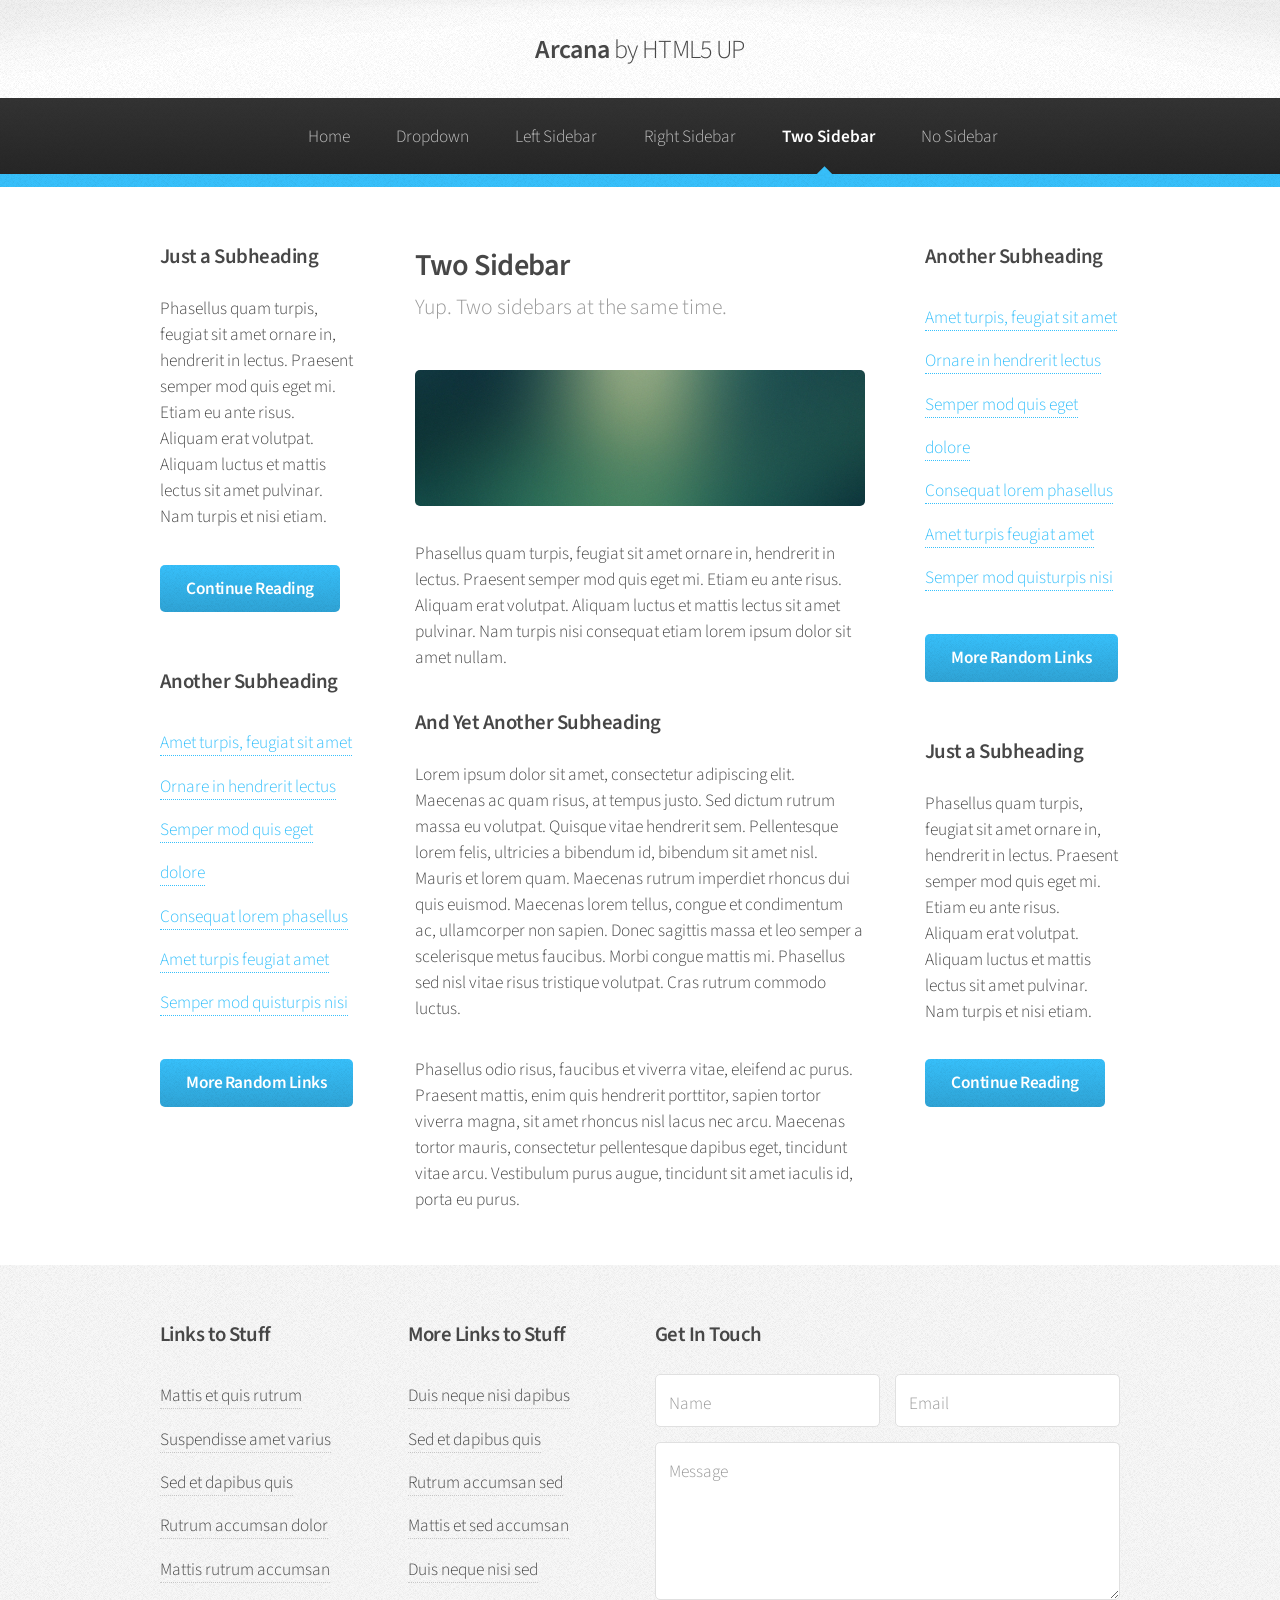
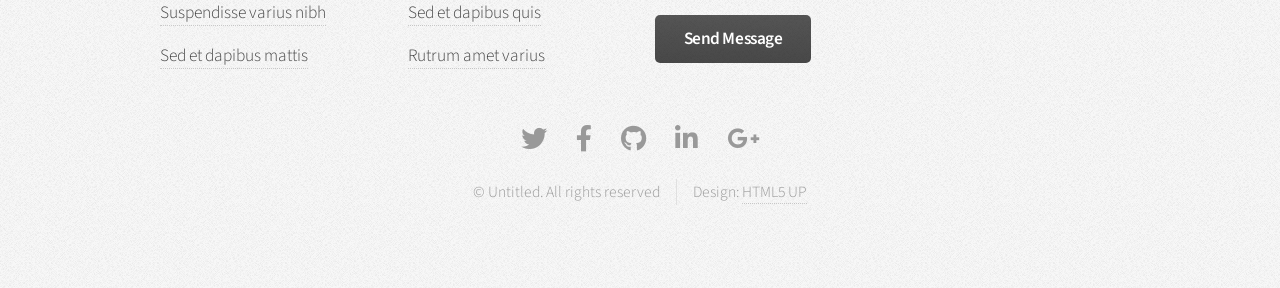
<file: two-sidebar.html>
<!DOCTYPE HTML>
<!--
	Arcana by HTML5 UP
	html5up.net | @ajlkn
	Free for personal and commercial use under the CCA 3.0 license (html5up.net/license)
-->
<html>
	<head>
		<title>Two Sidebar - Arcana by HTML5 UP</title>
		<meta charset="utf-8" />
		<meta name="viewport" content="width=device-width, initial-scale=1, user-scalable=no" />
		<link rel="stylesheet" href="assets/css/main.css" />
	</head>
	<body class="is-preload">
		<div id="page-wrapper">

			<!-- Header -->
				<div id="header">

					<!-- Logo -->
						<h1><a href="index.html" id="logo">Arcana <em>by HTML5 UP</em></a></h1>

					<!-- Nav -->
						<nav id="nav">
							<ul>
								<li><a href="index.html">Home</a></li>
								<li>
									<a href="#">Dropdown</a>
									<ul>
										<li><a href="#">Lorem dolor</a></li>
										<li><a href="#">Magna phasellus</a></li>
										<li><a href="#">Etiam sed tempus</a></li>
										<li>
											<a href="#">Submenu</a>
											<ul>
												<li><a href="#">Lorem dolor</a></li>
												<li><a href="#">Phasellus magna</a></li>
												<li><a href="#">Magna phasellus</a></li>
												<li><a href="#">Etiam nisl</a></li>
												<li><a href="#">Veroeros feugiat</a></li>
											</ul>
										</li>
										<li><a href="#">Veroeros feugiat</a></li>
									</ul>
								</li>
								<li><a href="left-sidebar.html">Left Sidebar</a></li>
								<li><a href="right-sidebar.html">Right Sidebar</a></li>
								<li class="current"><a href="two-sidebar.html">Two Sidebar</a></li>
								<li><a href="no-sidebar.html">No Sidebar</a></li>
							</ul>
						</nav>

				</div>

			<!-- Main -->
				<section class="wrapper style1">
					<div class="container">
						<div class="row gtr-200">
							<div class="col-3 col-12-narrower">
								<div id="sidebar1">

									<!-- Sidebar 1 -->

										<section>
											<h3>Just a Subheading</h3>
											<p>Phasellus quam turpis, feugiat sit amet ornare in, hendrerit in lectus.
											Praesent semper mod quis eget mi. Etiam eu ante risus. Aliquam erat volutpat.
											Aliquam luctus et mattis lectus sit amet pulvinar. Nam turpis et nisi etiam.</p>
											<footer>
												<a href="#" class="button">Continue Reading</a>
											</footer>
										</section>

										<section>
											<h3>Another Subheading</h3>
											<ul class="links">
												<li><a href="#">Amet turpis, feugiat sit amet</a></li>
												<li><a href="#">Ornare in hendrerit lectus</a></li>
												<li><a href="#">Semper mod quis eget dolore</a></li>
												<li><a href="#">Consequat lorem phasellus</a></li>
												<li><a href="#">Amet turpis feugiat amet</a></li>
												<li><a href="#">Semper mod quisturpis nisi</a></li>
											</ul>
											<footer>
												<a href="#" class="button">More Random Links</a>
											</footer>
										</section>

								</div>
							</div>
							<div class="col-6 col-12-narrower imp-narrower">
								<div id="content">

									<!-- Content -->

										<article>
											<header>
												<h2>Two Sidebar</h2>
												<p>Yup. Two sidebars at the same time.</p>
											</header>

											<span class="image featured"><img src="images/banner.jpg" alt="" /></span>

											<p>Phasellus quam turpis, feugiat sit amet ornare in, hendrerit in lectus.
											Praesent semper mod quis eget mi. Etiam eu ante risus. Aliquam erat volutpat.
											Aliquam luctus et mattis lectus sit amet pulvinar. Nam turpis nisi
											consequat etiam lorem ipsum dolor sit amet nullam.</p>

											<h3>And Yet Another Subheading</h3>
											<p>Lorem ipsum dolor sit amet, consectetur adipiscing elit. Maecenas ac quam risus, at tempus
											justo. Sed dictum rutrum massa eu volutpat. Quisque vitae hendrerit sem. Pellentesque lorem felis,
											ultricies a bibendum id, bibendum sit amet nisl. Mauris et lorem quam. Maecenas rutrum imperdiet
											rhoncus dui quis euismod. Maecenas lorem tellus, congue et condimentum ac, ullamcorper non sapien.
											Donec sagittis massa et leo semper a scelerisque metus faucibus. Morbi congue mattis mi.
											Phasellus sed nisl vitae risus tristique volutpat. Cras rutrum commodo luctus.</p>

											<p>Phasellus odio risus, faucibus et viverra vitae, eleifend ac purus. Praesent mattis, enim
											quis hendrerit porttitor, sapien tortor viverra magna, sit amet rhoncus nisl lacus nec arcu.
											Maecenas tortor mauris, consectetur pellentesque dapibus eget, tincidunt vitae arcu.
											Vestibulum purus augue, tincidunt sit amet iaculis id, porta eu purus.</p>
										</article>

								</div>
							</div>
							<div class="col-3 col-12-narrower">
								<div id="sidebar2">

									<!-- Sidebar 2 -->

										<section>
											<h3>Another Subheading</h3>
											<ul class="links">
												<li><a href="#">Amet turpis, feugiat sit amet</a></li>
												<li><a href="#">Ornare in hendrerit lectus</a></li>
												<li><a href="#">Semper mod quis eget dolore</a></li>
												<li><a href="#">Consequat lorem phasellus</a></li>
												<li><a href="#">Amet turpis feugiat amet</a></li>
												<li><a href="#">Semper mod quisturpis nisi</a></li>
											</ul>
											<footer>
												<a href="#" class="button">More Random Links</a>
											</footer>
										</section>

										<section>
											<h3>Just a Subheading</h3>
											<p>Phasellus quam turpis, feugiat sit amet ornare in, hendrerit in lectus.
											Praesent semper mod quis eget mi. Etiam eu ante risus. Aliquam erat volutpat.
											Aliquam luctus et mattis lectus sit amet pulvinar. Nam turpis et nisi etiam.</p>
											<footer>
												<a href="#" class="button">Continue Reading</a>
											</footer>
										</section>

								</div>
							</div>
						</div>
					</div>
				</section>

			<!-- Footer -->
				<div id="footer">
					<div class="container">
						<div class="row">
							<section class="col-3 col-6-narrower col-12-mobilep">
								<h3>Links to Stuff</h3>
								<ul class="links">
									<li><a href="#">Mattis et quis rutrum</a></li>
									<li><a href="#">Suspendisse amet varius</a></li>
									<li><a href="#">Sed et dapibus quis</a></li>
									<li><a href="#">Rutrum accumsan dolor</a></li>
									<li><a href="#">Mattis rutrum accumsan</a></li>
									<li><a href="#">Suspendisse varius nibh</a></li>
									<li><a href="#">Sed et dapibus mattis</a></li>
								</ul>
							</section>
							<section class="col-3 col-6-narrower col-12-mobilep">
								<h3>More Links to Stuff</h3>
								<ul class="links">
									<li><a href="#">Duis neque nisi dapibus</a></li>
									<li><a href="#">Sed et dapibus quis</a></li>
									<li><a href="#">Rutrum accumsan sed</a></li>
									<li><a href="#">Mattis et sed accumsan</a></li>
									<li><a href="#">Duis neque nisi sed</a></li>
									<li><a href="#">Sed et dapibus quis</a></li>
									<li><a href="#">Rutrum amet varius</a></li>
								</ul>
							</section>
							<section class="col-6 col-12-narrower">
								<h3>Get In Touch</h3>
								<form>
									<div class="row gtr-50">
										<div class="col-6 col-12-mobilep">
											<input type="text" name="name" id="name" placeholder="Name" />
										</div>
										<div class="col-6 col-12-mobilep">
											<input type="email" name="email" id="email" placeholder="Email" />
										</div>
										<div class="col-12">
											<textarea name="message" id="message" placeholder="Message" rows="5"></textarea>
										</div>
										<div class="col-12">
											<ul class="actions">
												<li><input type="submit" class="button alt" value="Send Message" /></li>
											</ul>
										</div>
									</div>
								</form>
							</section>
						</div>
					</div>

					<!-- Icons -->
						<ul class="icons">
							<li><a href="#" class="icon brands fa-twitter"><span class="label">Twitter</span></a></li>
							<li><a href="#" class="icon brands fa-facebook-f"><span class="label">Facebook</span></a></li>
							<li><a href="#" class="icon brands fa-github"><span class="label">GitHub</span></a></li>
							<li><a href="#" class="icon brands fa-linkedin-in"><span class="label">LinkedIn</span></a></li>
							<li><a href="#" class="icon brands fa-google-plus-g"><span class="label">Google+</span></a></li>
						</ul>

					<!-- Copyright -->
						<div class="copyright">
							<ul class="menu">
								<li>&copy; Untitled. All rights reserved</li><li>Design: <a href="http://html5up.net">HTML5 UP</a></li>
							</ul>
						</div>

				</div>

		</div>

		<!-- Scripts -->
			<script src="assets/js/jquery.min.js"></script>
			<script src="assets/js/jquery.dropotron.min.js"></script>
			<script src="assets/js/browser.min.js"></script>
			<script src="assets/js/breakpoints.min.js"></script>
			<script src="assets/js/util.js"></script>
			<script src="assets/js/main.js"></script>

	</body>
</html>
</file>
<file: styles.css>
@import url("https://fonts.googleapis.com/css2?family=DM+Mono:wght@300;400;500&family=Manrope:wght@300;400;500;600&family=Playfair+Display:ital,wght@1,500&display=swap");

:root {
  --bg: #050711;
  --bg-deep: #02040b;
  --panel: rgba(9, 13, 27, 0.78);
  --panel-solid: #090d1b;
  --ink: #f3f5f6;
  --muted: #9ba5b6;
  --faint: #667085;
  --line: rgba(255, 255, 255, 0.13);
  --line-bright: rgba(20, 177, 201, 0.4);
  --blue: #14b1c9;
  --blue-light: #75dcea;
  --violet: #8e86ff;
  --orange: #ffad7a;
  --gold: #f3c96b;
  --mono: "DM Mono", monospace;
  --sans: "Manrope", sans-serif;
  --serif: "Playfair Display", serif;
}

* { box-sizing: border-box; }
html { scroll-behavior: smooth; overflow-x: hidden; background: var(--bg); }
body { margin: 0; min-width: 320px; color: var(--ink); background: transparent; font-family: var(--sans); font-size: 16px; font-weight: 300; overflow-x: hidden; }
a { color: inherit; text-decoration: none; }
button { color: inherit; font: inherit; }
img { max-width: 100%; }
::selection { background: var(--blue); color: var(--bg); }

#starfield { position: fixed; inset: 0; z-index: 0; width: 100%; height: 100%; pointer-events: none; }
.noise { position: fixed; inset: 0; z-index: 1; pointer-events: none; opacity: 0.028; background-image: url("data:image/svg+xml,%3Csvg viewBox='0 0 180 180' xmlns='http://www.w3.org/2000/svg'%3E%3Cfilter id='n'%3E%3CfeTurbulence type='fractalNoise' baseFrequency='.9' numOctaves='4' stitchTiles='stitch'/%3E%3C/filter%3E%3Crect width='100%25' height='100%25' filter='url(%23n)' opacity='.8'/%3E%3C/svg%3E"); }
main, [data-site-footer] { position: relative; z-index: 2; }
.sr-only { position: absolute; width: 1px; height: 1px; padding: 0; margin: -1px; clip: rect(0, 0, 0, 0); white-space: nowrap; overflow: hidden; border: 0; }
.skip-link { position: fixed; z-index: 100; top: -60px; left: 20px; padding: 12px 16px; color: var(--bg); background: var(--blue-light); font: 500 0.8rem/1 var(--mono); transition: top 0.2s; }
.skip-link:focus { top: 12px; }

.site-header { position: fixed; z-index: 20; top: 0; left: 0; right: 0; height: 78px; display: flex; align-items: center; justify-content: space-between; padding: 0 4.5vw; border-bottom: 1px solid transparent; transition: background 0.3s, border-color 0.3s; }
.site-header.scrolled { background: rgba(5, 7, 17, 0.88); backdrop-filter: blur(20px); border-color: var(--line); }
.brand { min-width: 0; display: flex; align-items: center; gap: 12px; font: 500 0.76rem/1 var(--mono); letter-spacing: 0.18em; }
.brand-mark { width: 26px; height: 26px; position: relative; flex: 0 0 auto; }
.brand-mark::before { content: ""; position: absolute; top: 8px; left: 8px; width: 10px; height: 10px; border-radius: 50%; background: var(--blue); }
.brand-mark::after { content: ""; position: absolute; top: 7px; left: 0; width: 26px; height: 10px; border: 1.4px solid var(--blue-light); border-radius: 50%; transform: rotate(-20deg); }
.site-status { margin-left: 2px; padding: 4px 6px; color: var(--blue-light); border: 1px solid rgba(20, 177, 201, 0.38); font: 400 0.56rem/1 var(--mono); letter-spacing: 0.05em; white-space: nowrap; }
.site-nav { display: flex; align-items: stretch; gap: 8px; height: 100%; }
.nav-group { position: relative; display: flex; align-items: center; }
.nav-trigger { display: flex; align-items: center; gap: 7px; height: 100%; padding: 0 12px; color: var(--muted); background: transparent; border: 0; cursor: pointer; font: 400 0.72rem/1 var(--mono); letter-spacing: 0.09em; text-transform: uppercase; transition: color 0.2s; }
.nav-trigger span { color: var(--blue); font-size: 0.9rem; transition: transform 0.2s; }
.nav-group:hover .nav-trigger, .nav-group:focus-within .nav-trigger, .nav-group.open .nav-trigger, .nav-group.is-current .nav-trigger { color: var(--ink); }
.nav-group.is-current::after { content: ""; position: absolute; right: 12px; bottom: 17px; left: 12px; height: 1px; background: var(--blue); }
.nav-group.open .nav-trigger span { transform: rotate(180deg); }
.dropdown-menu { position: absolute; visibility: hidden; opacity: 0; top: calc(100% - 1px); right: 0; min-width: 238px; padding: 10px; background: rgba(5, 8, 18, 0.97); border: 1px solid var(--line); box-shadow: 0 24px 70px rgba(0, 0, 0, 0.35); transform: translateY(8px); transition: opacity 0.2s, transform 0.2s, visibility 0.2s; }
.nav-group:hover .dropdown-menu, .nav-group:focus-within .dropdown-menu, .nav-group.open .dropdown-menu { visibility: visible; opacity: 1; transform: translateY(0); }
.dropdown-menu a { display: block; padding: 12px 13px; color: var(--muted); font-size: 0.82rem; border-left: 1px solid transparent; transition: color 0.2s, background 0.2s, border-color 0.2s; }
.dropdown-menu a:hover, .dropdown-menu a:focus { color: var(--ink); background: rgba(20, 177, 201, 0.08); border-left-color: var(--blue); }
.menu-toggle { display: none; flex: 0 0 38px; width: 38px; padding: 9px 3px; background: none; border: 0; cursor: pointer; }
.menu-toggle > span:not(.sr-only) { display: block; height: 1px; margin: 7px 0; background: var(--ink); }

.eyebrow { margin-bottom: 0; color: var(--muted); font: 400 0.74rem/1.6 var(--mono); letter-spacing: 0.13em; text-transform: uppercase; }
.eyebrow span { margin-right: 12px; color: var(--blue); }
.display-title { margin: 18px 0 28px; font-size: clamp(4.4rem, 9vw, 9.4rem); font-weight: 300; line-height: 0.9; letter-spacing: -0.075em; }
.display-title em, .page-title em { color: var(--blue-light); font-family: var(--serif); font-weight: 500; }
.page-title { margin: 18px 0 25px; max-width: 940px; font-size: clamp(3.2rem, 6.6vw, 7.4rem); font-weight: 300; line-height: 0.96; letter-spacing: -0.065em; }
.page-title.main-title { color: var(--blue-light); font-family: var(--sans); font-style: normal; }
.section-title { margin: 18px 0 24px; font-size: clamp(2.5rem, 4.8vw, 5.2rem); font-weight: 300; line-height: 1.02; letter-spacing: -0.055em; }
.lede { max-width: 720px; color: #bec5cf; font-size: clamp(1.05rem, 1.5vw, 1.28rem); line-height: 1.75; }
.body-copy { max-width: 720px; color: var(--muted); line-height: 1.85; }
.kicker { color: var(--blue); font: 400 0.76rem/1.5 var(--mono); letter-spacing: 0.11em; text-transform: uppercase; }
.button-row { display: flex; flex-wrap: wrap; align-items: center; gap: 28px; margin-top: 38px; }
.button { min-height: 52px; display: inline-flex; align-items: center; justify-content: center; gap: 28px; padding: 0 22px; border: 1px solid var(--blue); font: 500 0.72rem/1 var(--mono); letter-spacing: 0.08em; text-transform: uppercase; transition: color 0.25s, background 0.25s, transform 0.25s; }
.button-primary { color: var(--bg); background: var(--blue); }
.button-primary:hover, .button-primary:focus { color: var(--blue-light); background: transparent; transform: translateY(-2px); }
.button-secondary { color: var(--blue-light); background: rgba(20, 177, 201, 0.04); }
.button-secondary:hover, .button-secondary:focus { background: rgba(20, 177, 201, 0.13); transform: translateY(-2px); }
.text-link { display: inline-flex; gap: 8px; padding-bottom: 6px; border-bottom: 1px solid var(--faint); font: 400 0.75rem/1.2 var(--mono); letter-spacing: 0.08em; text-transform: uppercase; transition: color 0.2s, border-color 0.2s; }
.text-link span { color: var(--blue); }
.text-link:hover, .text-link:focus { color: var(--blue-light); border-color: var(--blue); }

.home-hero { min-height: 100vh; display: grid; grid-template-columns: minmax(0, 1.08fr) minmax(360px, 0.92fr); align-items: center; gap: 4vw; padding: 130px 7vw 80px; }
.hero-copy { position: relative; z-index: 2; }
.identity-line { display: grid; grid-template-columns: minmax(160px, 0.65fr) 1fr; gap: 20px; max-width: 690px; margin: 0; padding: 22px 0; border-block: 1px solid var(--line); }
.identity-line div { display: flex; flex-direction: column; gap: 5px; }
.identity-line dt { color: var(--faint); font: 400 0.7rem/1.5 var(--mono); letter-spacing: 0.11em; text-transform: uppercase; }
.identity-line dd { margin: 0; color: var(--ink); font-size: 1rem; line-height: 1.5; }
.system-shell { position: relative; min-height: 590px; display: grid; place-items: center; }
.stellar-system { position: relative; width: min(43vw, 570px); aspect-ratio: 1; }
.orbit-track { position: absolute; border: 1px solid rgba(117, 220, 234, 0.26); border-radius: 50%; animation: orbit-rotation 34s linear infinite; }
.orbit-track.outer { inset: 3%; animation-duration: 42s; animation-direction: normal; }
.orbit-track.middle { inset: 22%; animation-duration: 29s; animation-direction: normal; }
.orbit-track.inner { inset: 37%; animation-duration: 18s; animation-direction: reverse; }
.world { position: absolute; top: 50%; left: 100%; width: 12px; height: 12px; border-radius: 50%; background: var(--blue-light); box-shadow: 0 0 20px rgba(20, 177, 201, 0.9); transform: translate(-50%, -50%); }
.outer .world { background: var(--violet); box-shadow: 0 0 20px rgba(142, 134, 255, 0.78); }
.middle .world { width: 9px; height: 9px; background: #78d96a; box-shadow: 0 0 13px rgba(120, 217, 106, 0.48); }
.inner .world { width: 7px; height: 7px; background: var(--orange); box-shadow: 0 0 16px rgba(255, 173, 122, 0.8); }
.central-star { position: absolute; inset: 42.5%; isolation: isolate; border-radius: 50%; background: radial-gradient(circle at 50% 50%, #effeff 0 5%, #9cf2f8 17%, #32cade 46%, #0e91aa 72%, #075164 100%); box-shadow: 0 0 14px 4px rgba(229, 254, 255, 0.78), 0 0 34px 12px rgba(64, 219, 236, 0.52), 0 0 68px 22px rgba(20, 177, 201, 0.22); animation: star-pulse 2.7s ease-in-out infinite; }
.central-star::before { content: ""; position: absolute; z-index: 1; inset: 5%; border-radius: 50%; background: radial-gradient(circle at 24% 28%, rgba(255,255,255,.94) 0 3%, transparent 5%), radial-gradient(circle at 70% 20%, rgba(212,252,255,.78) 0 5%, transparent 8%), radial-gradient(circle at 60% 67%, rgba(3,83,104,.46) 0 7%, transparent 10%), radial-gradient(circle at 26% 72%, rgba(196,249,253,.68) 0 4%, transparent 7%), repeating-conic-gradient(from 12deg, rgba(231,253,255,.18) 0 6deg, rgba(1,96,118,.13) 7deg 14deg); mix-blend-mode: screen; animation: star-surface 12s linear infinite; }
.central-star::after { content: ""; position: absolute; z-index: -1; inset: -58%; background: linear-gradient(90deg, transparent 0 46%, rgba(189,249,253,.16) 49%, rgba(240,255,255,.92) 50%, rgba(189,249,253,.16) 51%, transparent 54%) center / 100% 1px no-repeat, linear-gradient(0deg, transparent 0 46%, rgba(189,249,253,.12) 49%, rgba(240,255,255,.8) 50%, rgba(189,249,253,.12) 51%, transparent 54%) center / 1px 100% no-repeat; filter: drop-shadow(0 0 5px rgba(193,250,255,.78)); animation: star-twinkle 2.1s ease-in-out infinite; }
.system-axis { position: absolute; color: var(--faint); font: 300 0.66rem/1.4 var(--mono); letter-spacing: 0.08em; }
.system-axis { left: 0; bottom: 10%; }
.scroll-cue { position: absolute; bottom: 26px; left: 4.5vw; color: var(--faint); font: 300 0.66rem/1 var(--mono); letter-spacing: 0.13em; text-transform: uppercase; writing-mode: vertical-rl; transform: rotate(180deg); }

.metric-strip { margin: 0 4.5vw; padding: 28px 3vw; display: grid; grid-template-columns: 1fr repeat(3, auto); align-items: center; gap: 5vw; border-block: 1px solid var(--line); background: rgba(5, 7, 17, 0.28); backdrop-filter: blur(5px); }
.signal { display: flex; align-items: center; gap: 20px; color: var(--blue); font: 400 0.72rem/1 var(--mono); letter-spacing: 0.12em; text-transform: uppercase; }
.signal-loader { display: inline-flex; align-items: center; gap: 5px; min-width: min(26vw, 360px); }
.signal-loader i { position: relative; width: 24px; height: 18px; opacity: 0.9; }
.signal-loader i::before, .signal-loader i::after { content: ""; position: absolute; top: 2px; width: 11px; height: 14px; background: var(--blue); clip-path: polygon(0 0, 100% 50%, 0 100%); filter: drop-shadow(0 0 5px rgba(20, 177, 201, 0.48)); }
.signal-loader i::before { left: 0; }
.signal-loader i::after { right: 0; }
.signal-loader .is-current { animation: loader-blink 1.15s steps(2, end) infinite; }
.signal-loader .is-queued { opacity: 0.12; }
.metric { display: grid; grid-template-columns: auto 1fr; gap: 0 10px; align-items: baseline; }
.metric strong { grid-row: 1 / 3; font: 300 2rem/1 var(--mono); }
.metric span { color: var(--muted); font: 400 0.72rem/1.4 var(--mono); text-transform: uppercase; }
.metric small { color: var(--faint); font-size: 0.68rem; }

.page-hero { min-height: 62vh; display: flex; align-items: flex-end; padding: 150px 8vw 80px; border-bottom: 1px solid var(--line); }
.page-hero .hero-inner { width: min(1180px, 100%); margin: 0 auto; }
.page-hero .lede { margin-bottom: 0; }
.page-hero-grid { display: grid; grid-template-columns: 1fr auto; align-items: end; gap: 40px; }
.page-section { padding: 110px 8vw; }
.page-section.tint { background: linear-gradient(180deg, rgba(9, 13, 27, 0.25), rgba(9, 13, 27, 0.88), rgba(9, 13, 27, 0.25)); }
.section-inner { width: min(1180px, 100%); margin: 0 auto; }
.section-heading { max-width: 760px; margin-bottom: 56px; }
.split { display: grid; grid-template-columns: minmax(0, 0.78fr) minmax(0, 1.22fr); gap: clamp(50px, 9vw, 130px); align-items: start; }
.split-aside { position: sticky; top: 120px; }
.split-aside .section-title { font-size: clamp(2.4rem, 4vw, 4.3rem); }
.prose { color: #b2bac6; font-size: 1.02rem; line-height: 1.88; }
.prose p { margin: 0 0 1.5em; }
.prose strong { color: var(--ink); font-weight: 500; }
.prose a { color: var(--blue-light); border-bottom: 1px solid rgba(20, 177, 201, 0.45); }
.quote { margin: 34px 0; padding: 25px 0 25px 30px; color: var(--ink); border-left: 1px solid var(--blue); font: 500 italic clamp(1.35rem, 2.2vw, 2rem)/1.5 var(--serif); }

.topic-grid, .feature-grid, .value-grid, .contact-grid { display: grid; grid-template-columns: repeat(3, minmax(0, 1fr)); border-block: 1px solid var(--line); }
.topic-card, .feature-card, .value-card, .contact-card { min-height: 390px; padding: 28px; border-right: 1px solid var(--line); background: rgba(8, 12, 25, 0.52); transition: background 0.25s, transform 0.25s; }
.topic-card:last-child, .feature-card:last-child, .value-card:last-child, .contact-card:last-child { border-right: 0; }
.topic-card:hover, .feature-card:hover, .contact-card:hover { background: rgba(20, 177, 201, 0.06); }
.card-index { color: var(--faint); font: 300 0.72rem/1 var(--mono); }
.science-mark { height: 150px; position: relative; display: grid; place-items: center; }
.science-mark.atmosphere span { position: relative; z-index: 2; width: 72px; height: 72px; overflow: hidden; border: 1px solid rgba(181, 241, 250, 0.8); border-radius: 50%; background: linear-gradient(180deg, #07384f 0%, #0b6683 17%, #159bb5 34%, #75dbe6 50%, #1c9ab4 64%, #0b6686 81%, #062f46 100%); box-shadow: 0 0 0 7px rgba(20, 177, 201, 0.09), 0 0 0 14px rgba(20, 177, 201, 0.035), 0 0 28px rgba(20, 177, 201, 0.45); }
.science-mark.atmosphere span::after { content: ""; position: absolute; inset: 0; border-radius: 50%; background: linear-gradient(180deg, transparent 0 18%, rgba(160, 236, 245, 0.22) 28%, transparent 41%, rgba(2, 61, 83, 0.2) 55%, rgba(195, 244, 249, 0.18) 69%, transparent 84%); filter: blur(2px); }
.science-mark.atmosphere::before { content: ""; position: absolute; z-index: 1; width: 94px; height: 94px; border: 1px solid var(--blue-light); border-left-color: transparent; border-radius: 50%; transform: rotate(28deg); opacity: 0.68; }
.science-mark.atmosphere::after { content: ""; position: absolute; z-index: 0; width: 150px; height: 1px; background: linear-gradient(90deg, transparent, var(--blue-light), transparent); }
.science-mark.atmosphere-b span { background: linear-gradient(150deg, #062f46 0%, #0d6c88 22%, #19a8c1 40%, #7be1e9 53%, #1388a5 70%, #052c43 100%); transform: rotate(-7deg); }
.science-mark.atmosphere-b::before { transform: rotate(-18deg); }
.science-mark.atmosphere-c span { width: 78px; height: 78px; background: linear-gradient(165deg, #063247 0%, #0b7290 25%, #35bdd0 43%, #8ce5eb 52%, #1289a5 69%, #052d43 100%); transform: rotate(6deg); }
.science-mark.atmosphere-c::after { width: 165px; transform: rotate(-9deg); }
.science-mark.dynamics .dynamics-orbit { position: absolute; z-index: 1; width: 124px; height: 60px; border: 1px solid var(--blue); border-radius: 50%; transform: rotate(-18deg); box-shadow: 0 0 12px rgba(20, 177, 201, 0.12); }
.science-mark.dynamics .dynamics-star { position: absolute; z-index: 3; width: 22px; height: 22px; border-radius: 50%; background: #ff6e55; box-shadow: 0 0 8px 2px rgba(255, 226, 199, 0.8), 0 0 26px 8px rgba(255, 78, 62, 0.58), 0 0 50px rgba(255, 78, 62, 0.34); }
.science-mark.dynamics .dynamics-star::after { content: ""; position: absolute; top: -16px; left: 10px; height: 54px; border-left: 1px dotted rgba(255, 160, 137, 0.5); transform: rotate(4deg); }
.science-mark.dynamics .dynamics-equator { position: absolute; z-index: 5; width: 58px; border-top: 1px dashed rgba(255, 242, 226, 0.9); transform: rotate(3deg); }
.science-mark.dynamics .dynamics-angle { position: absolute; z-index: 6; top: calc(50% - 22px); left: calc(50% + 7px); width: 29px; height: 20px; border-top: 1px solid var(--gold); border-right: 1px solid var(--gold); border-radius: 0 100% 0 0; transform: rotate(-7deg); }
.science-mark.dynamics .dynamics-angle::after { content: "λ"; position: absolute; top: -14px; right: -11px; color: var(--gold); font: 400 0.58rem/1 var(--mono); }
.science-mark.dynamics .dynamics-planet { position: absolute; z-index: 7; width: 11px; height: 11px; border-radius: 50%; background: var(--blue-light); box-shadow: 0 0 18px rgba(20, 177, 201, 0.9); transform: translate(53px, -22px); }
.science-mark.disk span { width: 125px; height: 125px; border-radius: 50%; background: radial-gradient(ellipse at center, transparent 0 16%, #ffd1a4 17% 19%, #ff8d62 20% 21%, transparent 22% 28%, #ff8a5d 29% 34%, #ef503f 35% 39%, transparent 40% 48%, #d63e38 49% 52%, #ff6848 53% 58%, transparent 59% 67%, #b72e35 68% 71%, #ef523f 72% 75%, transparent 76% 100%); transform: rotate(-14deg) scaleY(0.42); filter: saturate(1.34) brightness(1.22) drop-shadow(0 0 5px rgba(255, 84, 54, 0.7)); box-shadow: 0 0 34px rgba(236, 64, 43, 0.46); }
.science-mark.disk::after { content: ""; position: absolute; width: 8px; height: 8px; border-radius: 50%; background: #fff0d9; box-shadow: 0 0 12px 4px rgba(255, 193, 128, 0.95), 0 0 24px 7px rgba(239, 79, 43, 0.72); }
.topic-card h2, .topic-card h3, .feature-card h3, .value-card h3, .contact-card h2 { margin: 14px 0 16px; font-size: 1.55rem; font-weight: 400; line-height: 1.25; letter-spacing: -0.025em; }
.topic-card p, .feature-card p, .value-card p, .contact-card p { color: var(--muted); line-height: 1.75; }
.topic-card .text-link { margin-top: 16px; }
.card-index.primary-focus { color: var(--gold); }
.feature-card { display: block; }
.feature-card .text-link { margin-top: 20px; }

.mode-panel { display: flex; flex-direction: column; align-items: flex-end; gap: 10px; }
.mode-panel > strong { color: var(--ink); font-size: 0.86rem; font-weight: 600; }
.mode-panel > span { color: var(--faint); font: 400 0.68rem/1 var(--mono); letter-spacing: 0.1em; text-transform: uppercase; }
.mode-toggle { display: inline-flex; padding: 4px; border: 1px solid var(--line); background: rgba(5, 7, 17, 0.74); }
.mode-toggle button { min-height: 40px; padding: 0 15px; color: var(--muted); background: transparent; border: 0; cursor: pointer; font: 400 0.72rem/1 var(--mono); text-transform: uppercase; letter-spacing: 0.06em; }
.mode-toggle button.active { color: var(--bg); background: var(--blue-light); }
.research-prompt { margin-bottom: 48px; }
.research-prompt h3 { font-size: clamp(1.65rem, 2.5vw, 2.35rem); }
[data-mode-copy="scientific"] { display: none; }
html[data-research-mode="scientific"] [data-mode-copy="simple"] { display: none; }
html[data-research-mode="scientific"] [data-mode-copy="scientific"] { display: block; }
.topic-detail { display: grid; grid-template-columns: minmax(280px, 0.72fr) minmax(0, 1.28fr); gap: 7vw; }
.topic-sidebar { position: sticky; top: 110px; }
.fact-list { margin: 32px 0 0; padding: 0; list-style: none; border-top: 1px solid var(--line); }
.fact-list li { padding: 14px 0; color: var(--muted); border-bottom: 1px solid var(--line); font-size: 0.9rem; line-height: 1.55; }
.fact-list strong { display: block; margin-bottom: 3px; color: var(--blue-light); font: 400 0.7rem/1.4 var(--mono); text-transform: uppercase; letter-spacing: 0.08em; }
.topic-body h2 { margin: 0 0 20px; font-size: clamp(2rem, 3.5vw, 3.6rem); font-weight: 300; letter-spacing: -0.045em; }
.topic-body h3 { margin: 52px 0 17px; font-size: 1.45rem; font-weight: 400; }
.topic-body p { color: #b2bac6; line-height: 1.88; }
.method-list { display: grid; grid-template-columns: repeat(2, 1fr); gap: 12px; margin-top: 28px; }
.method-list div { padding: 18px; border: 1px solid var(--line); background: rgba(9, 13, 27, 0.52); }
.method-list strong { display: block; color: var(--ink); font-weight: 500; }
.method-list span { display: block; margin-top: 5px; color: var(--muted); font-size: 0.86rem; line-height: 1.5; }

.timeline { position: relative; }
.timeline::before { content: ""; position: absolute; top: 0; bottom: 0; left: 242px; width: 1px; background: var(--line); }
.timeline-item { display: grid; grid-template-columns: 200px 84px 1fr; min-height: 142px; }
.timeline-item time { color: var(--muted); font: 300 0.76rem/1.5 var(--mono); }
.timeline-dot { position: relative; }
.timeline-dot::before { content: ""; position: absolute; top: 2px; left: 38px; width: 8px; height: 8px; border: 1px solid var(--blue); border-radius: 50%; background: var(--bg); box-shadow: 0 0 14px rgba(20, 177, 201, 0.6); }
.timeline-item .kicker { margin-bottom: 7px; font-size: 0.68rem; }
.timeline-item h3 { margin: 0 0 7px; font-size: 1.4rem; font-weight: 400; }
.timeline-item p { color: var(--muted); line-height: 1.6; }
.outreach-timeline::before { top: -68px; background: linear-gradient(to bottom, transparent 0, rgba(20, 177, 201, 0.08) 28px, var(--line) 64px, var(--line) 100%); }

.path-legend { display: grid; grid-template-columns: repeat(3, minmax(0, 1fr)); margin: 10px 0 34px; font: 400 0.68rem/1.4 var(--mono); letter-spacing: 0.1em; text-align: center; text-transform: uppercase; }
.path-legend span { position: relative; padding-top: 12px; color: var(--faint); border-top: 1px solid var(--line); }
.path-legend .engineering { color: var(--orange); }
.path-legend .astronomy { color: var(--blue-light); }
.path-legend .communication { color: var(--gold); }
.life-path { position: relative; display: grid; grid-template-columns: repeat(3, minmax(0, 1fr)); grid-template-rows: repeat(14, 200px); }
.life-path-line { position: absolute; z-index: 0; inset: 0; width: 100%; height: 100%; overflow: visible; }
.life-path-line path { fill: none; stroke: rgba(117, 220, 234, 0.38); stroke-width: 2; vector-effect: non-scaling-stroke; filter: drop-shadow(0 0 6px rgba(20, 177, 201, 0.22)); }
.life-event { position: relative; z-index: 1; grid-row: var(--row); align-self: start; padding: 0 12px; }
.life-event.track-engineering { grid-column: 1; }
.life-event.track-astronomy { grid-column: 2; }
.life-event.track-communication { grid-column: 3; }
.life-event.track-hybrid { grid-column: 2 / span 2; }
.life-event::before { content: ""; position: absolute; z-index: 3; top: 5px; left: 50%; width: 10px; height: 10px; border: 1px solid var(--blue-light); border-radius: 50%; background: var(--bg); box-shadow: 0 0 14px rgba(20, 177, 201, 0.72); transform: translateX(-50%); }
.track-engineering::before { border-color: var(--orange); box-shadow: 0 0 14px rgba(255, 173, 122, 0.62); }
.track-communication::before { border-color: var(--gold); box-shadow: 0 0 14px rgba(243, 201, 107, 0.58); }
.track-hybrid::before { border-color: transparent; background: linear-gradient(90deg, var(--blue-light), var(--gold)); box-shadow: 0 0 17px rgba(117, 220, 234, 0.48), 0 0 10px rgba(243, 201, 107, 0.46); }
.life-event-card { min-height: 154px; margin-top: 24px; padding: 18px 20px; border: 1px solid var(--line); background: rgba(6, 10, 22, 0.92); backdrop-filter: blur(8px); }
.track-hybrid .life-event-card { width: min(360px, 92%); margin-inline: auto; }
.life-event time { color: var(--muted); font: 300 0.68rem/1.4 var(--mono); }
.life-event .kicker { margin: 11px 0 4px; font-size: 0.62rem; }
.track-engineering .kicker { color: var(--orange); }
.track-communication .kicker { color: var(--gold); }
.track-hybrid .kicker { color: var(--gold); }
.life-event h3 { margin: 0 0 8px; font-size: 1.04rem; font-weight: 400; line-height: 1.35; }
.life-event p:last-child { margin: 0; color: var(--muted); font-size: 0.78rem; line-height: 1.56; }

.publication-list { border-top: 1px solid var(--line); }
.publication { display: grid; grid-template-columns: 130px 1fr 32px; gap: 28px; align-items: center; padding: 28px 14px; border-bottom: 1px solid var(--line); transition: padding 0.25s, background 0.25s; }
.publication:hover { padding-left: 22px; background: rgba(20, 177, 201, 0.045); }
.pub-meta { color: var(--blue); font: 400 0.72rem/1.5 var(--mono); text-transform: uppercase; }
.publication h3 { margin: 0 0 8px; font-size: clamp(1.08rem, 1.8vw, 1.45rem); font-weight: 300; line-height: 1.45; }
.publication p { margin: 0; color: var(--muted); font-size: 0.86rem; line-height: 1.55; }
.pub-arrow { color: var(--blue); font-size: 1.2rem; }

.callout { position: relative; padding: 38px; border: 1px solid var(--line-bright); background: linear-gradient(135deg, rgba(20, 177, 201, 0.1), rgba(9, 13, 27, 0.72)); overflow: hidden; }
.callout::after { content: ""; position: absolute; right: -70px; bottom: -70px; width: 190px; height: 190px; border: 1px solid rgba(20, 177, 201, 0.18); border-radius: 50%; box-shadow: 0 0 0 30px rgba(20, 177, 201, 0.025), 0 0 0 62px rgba(20, 177, 201, 0.018); }
.callout h3 { position: relative; z-index: 1; margin: 10px 0 14px; max-width: 720px; font-size: clamp(1.8rem, 3vw, 3rem); font-weight: 300; letter-spacing: -0.04em; }
.callout p { position: relative; z-index: 1; max-width: 720px; color: var(--muted); line-height: 1.75; }

.media-slot { position: relative; min-height: 220px; margin: 0; display: grid; place-items: center; overflow: hidden; border: 1px dashed rgba(117, 220, 234, 0.34); background: linear-gradient(145deg, rgba(20, 177, 201, 0.055), rgba(9, 13, 27, 0.54)); }
.media-slot::before, .media-slot::after { content: ""; position: absolute; width: 42px; height: 42px; border-color: rgba(20, 177, 201, 0.34); }
.media-slot::before { top: 12px; left: 12px; border-top: 1px solid; border-left: 1px solid; }
.media-slot::after { right: 12px; bottom: 12px; border-right: 1px solid; border-bottom: 1px solid; }
.media-slot img { width: 100%; height: 100%; object-fit: cover; }
.media-slot.plot img { object-fit: contain; background: #fff; }
.media-placeholder { padding: 28px; text-align: center; }
.media-placeholder span { display: block; color: var(--blue-light); font: 400 0.72rem/1.4 var(--mono); letter-spacing: 0.1em; text-transform: uppercase; }
.media-placeholder small { display: block; margin-top: 8px; color: var(--faint); font-size: 0.75rem; }
.portrait-slot { max-width: 360px; margin-top: 34px; aspect-ratio: 4 / 5; }
.research-media-grid { display: grid; grid-template-columns: minmax(0, 1.35fr) minmax(180px, 0.65fr); gap: 14px; margin: 42px 0 8px; }
.research-media-grid .media-slot:first-child { aspect-ratio: 16 / 10; }
.research-media-grid .media-slot:last-child { aspect-ratio: 1; }
.outreach-media-grid { display: grid; grid-template-columns: 1.25fr 1fr 1fr; gap: 14px; margin-top: 46px; }
.outreach-media-grid .media-slot { aspect-ratio: 4 / 3; }
.section-photo-grid { display: grid; grid-template-columns: minmax(0, 1.45fr) minmax(220px, 0.55fr); gap: 14px; margin-top: 54px; }
.section-photo-grid.three-up { grid-template-columns: repeat(3, minmax(0, 1fr)); }
.section-photo-grid.compact { position: relative; z-index: 1; width: 100%; max-width: 860px; min-width: 0; margin-top: 30px; }
.section-photo-grid.compact .media-slot { width: 100%; min-width: 0; }
.section-photo-grid .media-slot { aspect-ratio: 4 / 3; }
.section-photo-grid .media-slot.wide { aspect-ratio: 16 / 9; }
.interest-grid { display: grid; grid-template-columns: repeat(3, minmax(0, 1fr)); gap: 14px; }
.interest-photo { aspect-ratio: 4 / 5; }
.subsection-divider { display: flex; align-items: center; gap: clamp(18px, 4vw, 44px); margin: 82px 0 34px; color: var(--blue-light); font: 400 clamp(1rem, 1.5vw, 1.28rem)/1 var(--mono); letter-spacing: 0.1em; text-transform: uppercase; }
.subsection-divider::before, .subsection-divider::after { content: ""; flex: 1; height: 1px; background: linear-gradient(90deg, transparent, var(--line-bright)); }
.subsection-divider::after { background: linear-gradient(90deg, var(--line-bright), transparent); }
.testimonial-grid { display: grid; grid-template-columns: repeat(2, minmax(0, 1fr)); gap: 14px; }
.testimonial-placeholder { min-height: 180px; margin: 0; padding: 30px; display: flex; flex-direction: column; justify-content: space-between; border: 1px dashed rgba(117, 220, 234, 0.3); background: rgba(9, 13, 27, 0.42); }
.testimonial-placeholder p { margin: 0; color: var(--muted); font-size: 1.1rem; line-height: 1.65; }
.testimonial-placeholder cite { margin-top: 28px; color: var(--faint); font: normal 400 0.68rem/1.4 var(--mono); letter-spacing: 0.08em; text-transform: uppercase; }
.role-list { position: relative; z-index: 1; display: flex; flex-wrap: wrap; gap: 10px; margin-top: 26px; }
.role-list span { padding: 10px 12px; color: var(--muted); border: 1px solid var(--line); font-size: 0.82rem; }

.contact-page .contact-grid { grid-template-columns: repeat(3, 1fr); }
.contact-card { min-height: 320px; display: flex; flex-direction: column; }
.contact-card .text-link { align-self: flex-start; margin-top: auto; }
.primary-email { display: inline-block; margin-top: 20px; color: var(--blue-light); font-size: clamp(1.35rem, 3vw, 2.5rem); font-weight: 300; border-bottom: 1px solid var(--line-bright); }
.social-row { display: flex; flex-wrap: wrap; gap: 14px; margin-top: 28px; }
.social-row a { padding: 12px 14px; color: var(--muted); border: 1px solid var(--line); font: 400 0.74rem/1 var(--mono); text-transform: uppercase; transition: color 0.2s, border-color 0.2s; }
.social-row a:hover { color: var(--blue-light); border-color: var(--blue); }

.site-footer { min-height: 96px; display: flex; align-items: center; justify-content: space-between; gap: 24px; padding: 25px 4.5vw; color: var(--faint); border-top: 1px solid var(--line); background: rgba(5, 7, 17, 0.45); font: 300 0.7rem/1.5 var(--mono); letter-spacing: 0.07em; text-transform: uppercase; }
.site-footer p { margin: 0; }
.footer-links { display: flex; gap: 22px; }
.footer-links a:hover, .footer-links a:focus { color: var(--blue-light); }

.reveal { opacity: 0; transform: translateY(24px); transition: opacity 0.75s ease, transform 0.75s cubic-bezier(0.2, 0.8, 0.2, 1); }
.reveal.visible { opacity: 1; transform: translateY(0); }
@keyframes orbit-rotation { to { transform: rotate(360deg); } }
@keyframes star-pulse { 0%, 100% { transform: scale(0.96); filter: brightness(0.95); } 50% { transform: scale(1.04); filter: brightness(1.2); } }
@keyframes star-surface { to { transform: rotate(360deg); } }
@keyframes star-twinkle { 0%, 100% { opacity: 0.42; transform: scale(0.86) rotate(0); } 50% { opacity: 1; transform: scale(1.08) rotate(8deg); } }
@keyframes loader-blink { 0%, 42% { opacity: 0.22; } 43%, 100% { opacity: 1; } }

@media (max-width: 1080px) {
  .home-hero { grid-template-columns: 1fr 0.75fr; }
  .metric-strip { grid-template-columns: repeat(3, 1fr); }
  .signal { grid-column: 1 / -1; }
  .signal-loader { min-width: 60vw; }
  .topic-grid, .feature-grid, .value-grid { grid-template-columns: 1fr; }
  .interest-grid { grid-template-columns: repeat(2, minmax(0, 1fr)); }
  .topic-card, .feature-card, .value-card { min-height: 0; border-right: 0; border-bottom: 1px solid var(--line); }
  .topic-card:last-child, .feature-card:last-child, .value-card:last-child { border-bottom: 0; }
}

@media (max-width: 980px) {
  .site-header { height: 68px; padding: 0 6vw; }
  .menu-toggle { display: block; }
  .site-nav { position: absolute; top: 68px; left: 0; right: 0; height: auto; max-height: calc(100vh - 68px); display: none; padding: 14px 6vw 24px; overflow-y: auto; background: rgba(5, 7, 17, 0.98); border-bottom: 1px solid var(--line); }
  .site-nav.open { display: block; }
  .nav-group { display: block; border-bottom: 1px solid var(--line); }
  .nav-group.is-current::after { display: none; }
  .nav-trigger { width: 100%; height: 52px; justify-content: space-between; padding: 0; color: var(--ink); }
  .dropdown-menu { position: static; display: none; visibility: visible; opacity: 1; min-width: 0; padding: 0 0 12px 12px; background: transparent; border: 0; box-shadow: none; transform: none; }
  .nav-group:hover .dropdown-menu { display: none; }
  .nav-group.open .dropdown-menu, .nav-group:focus-within .dropdown-menu { display: block; }
  .dropdown-menu a { padding: 10px 12px; }
  .home-hero { min-height: 900px; grid-template-columns: 1fr; align-content: start; padding-top: 120px; }
  .system-shell { min-height: 390px; }
  .stellar-system { width: min(62vw, 450px); }
  .scroll-cue { display: none; }
  .split, .topic-detail { grid-template-columns: 1fr; }
  .split-aside, .topic-sidebar { position: static; }
  .page-hero-grid { grid-template-columns: 1fr; }
  .mode-panel { align-items: flex-start; }
  .contact-page .contact-grid { grid-template-columns: 1fr; }
  .contact-card { min-height: 250px; border-right: 0; border-bottom: 1px solid var(--line); }
}

@media (max-width: 680px) {
  body { font-size: 15px; }
  .display-title { font-size: clamp(4rem, 21vw, 6.6rem); }
  .page-title { font-size: clamp(3rem, 15vw, 5rem); }
  .home-hero { min-height: 840px; padding: 112px 6vw 50px; }
  .identity-line { grid-template-columns: 1fr; gap: 13px; }
  .identity-line div + div { padding-top: 12px; border-top: 1px solid var(--line); }
  .system-shell { min-height: 330px; }
  .stellar-system { width: min(86vw, 360px); }
  .system-axis { bottom: 3%; }
  .metric-strip { margin: 0 6vw; grid-template-columns: 1fr 1fr; gap: 28px 18px; }
  .metric:last-child { grid-column: 1 / -1; }
  .signal-loader { min-width: 0; flex: 1; gap: 3px; }
  .signal-loader i { width: 19px; }
  .page-hero { min-height: 58vh; padding: 130px 6vw 60px; }
  .page-section { padding: 82px 6vw; }
  .section-heading { margin-bottom: 42px; }
  .topic-card, .feature-card, .value-card, .contact-card { padding: 24px 18px; }
  .science-mark { height: 125px; }
  .mode-toggle { width: 100%; }
  .mode-toggle button { flex: 1; padding-inline: 8px; }
  .method-list { grid-template-columns: 1fr; }
  .timeline::before { left: 5px; }
  .timeline-item { grid-template-columns: 24px 1fr; min-height: 0; padding-bottom: 48px; }
  .timeline-item time { grid-column: 2; margin-bottom: 12px; }
  .timeline-dot { grid-row: 1 / 3; grid-column: 1; }
  .timeline-dot::before { left: 1px; }
  .publication { grid-template-columns: 1fr 24px; gap: 10px; padding-inline: 4px; }
  .pub-meta { grid-column: 1 / -1; }
  .callout { padding: 28px 22px; }
  .site-footer { align-items: flex-start; flex-direction: column; padding: 30px 6vw; }
}

@media (prefers-reduced-motion: reduce) {
  html { scroll-behavior: auto; }
  *, *::before, *::after { animation-duration: 0.01ms !important; animation-iteration-count: 1 !important; transition-duration: 0.01ms !important; }
  .reveal { opacity: 1; transform: none; }
}

@media (max-width: 760px) {
  .research-media-grid, .outreach-media-grid, .section-photo-grid, .section-photo-grid.three-up, .interest-grid, .testimonial-grid { grid-template-columns: 1fr; }
  .research-media-grid .media-slot:first-child, .research-media-grid .media-slot:last-child, .outreach-media-grid .media-slot, .section-photo-grid .media-slot, .section-photo-grid .media-slot.wide { aspect-ratio: 16 / 10; }
  .interest-photo { aspect-ratio: 4 / 3; }
  .subsection-divider { margin-top: 64px; }
  .path-legend { gap: 8px; font-size: 0.58rem; }
  .life-path { display: grid; grid-template-columns: 1fr; grid-template-rows: none; gap: 28px; padding-left: 30px; }
  .life-path::before { content: ""; position: absolute; top: 0; bottom: 0; left: 5px; width: 1px; background: linear-gradient(to bottom, var(--gold), var(--blue), var(--orange)); opacity: 0.45; }
  .life-path-line { display: none; }
  .life-event, .life-event.track-engineering, .life-event.track-astronomy, .life-event.track-communication, .life-event.track-hybrid { grid-column: 1; grid-row: auto !important; padding: 0; }
  .life-event::before { top: 18px; left: -25px; }
  .life-event-card, .track-hybrid .life-event-card { width: 100%; min-height: 0; margin: 0; }
  .brand { gap: 8px; letter-spacing: 0.12em; }
  .site-status { padding: 3px 4px; font-size: 0.48rem; }
}
</file>
<file: assets/css/main.css>
@import url("fontawesome-all.min.css");
@import url("https://fonts.googleapis.com/css?family=Source+Sans+Pro:300,300italic,600,600italic");

/*
	Arcana by HTML5 UP
	html5up.net | @ajlkn
	Free for personal and commercial use under the CCA 3.0 license (html5up.net/license)
*/

html, body, div, span, applet, object,
iframe, h1, h2, h3, h4, h5, h6, p, blockquote,
pre, a, abbr, acronym, address, big, cite,
code, del, dfn, em, img, ins, kbd, q, s, samp,
small, strike, strong, sub, sup, tt, var, b,
u, i, center, dl, dt, dd, ol, ul, li, fieldset,
form, label, legend, table, caption, tbody,
tfoot, thead, tr, th, td, article, aside,
canvas, details, embed, figure, figcaption,
footer, header, hgroup, menu, nav, output, ruby,
section, summary, time, mark, audio, video {
	margin: 0;
	padding: 0;
	border: 0;
	font-size: 100%;
	font: inherit;
	vertical-align: baseline;}

article, aside, details, figcaption, figure,
footer, header, hgroup, menu, nav, section {
	display: block;}

body {
	line-height: 1;
}

ol, ul {
	list-style: none;
}

blockquote, q {
	quotes: none;
}

	blockquote:before, blockquote:after, q:before, q:after {
		content: '';
		content: none;
	}

table {
	border-collapse: collapse;
	border-spacing: 0;
}

body {
	-webkit-text-size-adjust: none;
}

mark {
	background-color: transparent;
	color: inherit;
}

input::-moz-focus-inner {
	border: 0;
	padding: 0;
}

input, select, textarea {
	-moz-appearance: none;
	-webkit-appearance: none;
	-ms-appearance: none;
	appearance: none;
}

/* Basic */

	html {
		box-sizing: border-box;
	}

	*, *:before, *:after {
		box-sizing: inherit;
	}

	body {
		background: #f7f7f7 url("images/bg01.png");
	}

		body.is-preload *, body.is-preload *:before, body.is-preload *:after {
			-moz-animation: none !important;
			-webkit-animation: none !important;
			-ms-animation: none !important;
			animation: none !important;
			-moz-transition: none !important;
			-webkit-transition: none !important;
			-ms-transition: none !important;
			transition: none !important;
		}

	body, input, select, textarea {
		color: #474747;
		font-family: 'Source Sans Pro', sans-serif;
		font-size: 16pt;
		font-weight: 300;
		line-height: 1.65em;
	}

	a {
		-moz-transition: color 0.2s ease-in-out, border-color 0.2s ease-in-out, opacity 0.2s ease-in-out;
		-webkit-transition: color 0.2s ease-in-out, border-color 0.2s ease-in-out, opacity 0.2s ease-in-out;
		-ms-transition: color 0.2s ease-in-out, border-color 0.2s ease-in-out, opacity 0.2s ease-in-out;
		transition: color 0.2s ease-in-out, border-color 0.2s ease-in-out, opacity 0.2s ease-in-out;
		color: #37c0fb;
		text-decoration: none;
		border-bottom: dotted 1px;
	}

		a:hover {
			color: #37c0fb;
			border-bottom-color: transparent;
		}

	strong, b {
		font-weight: 600;
	}

	em, i {
		font-style: italic;
	}

	p, ul, ol, dl, table, blockquote {
		margin: 0 0 2em 0;
	}

	h1, h2, h3, h4, h5, h6 {
		color: inherit;
		font-weight: 600;
		line-height: 1.75em;
		margin-bottom: 1em;
	}

		h1 a, h2 a, h3 a, h4 a, h5 a, h6 a {
			color: inherit;
			text-decoration: none;
		}

		h1 em, h2 em, h3 em, h4 em, h5 em, h6 em {
			font-style: normal;
			font-weight: 300;
		}

	h2 {
		font-size: 1.75em;
		letter-spacing: -0.025em;
	}

	h3 {
		font-size: 1.2em;
		letter-spacing: -0.025em;
	}

	sub {
		font-size: 0.8em;
		position: relative;
		top: 0.5em;
	}

	sup {
		font-size: 0.8em;
		position: relative;
		top: -0.5em;
	}

	hr {
		border-top: solid 1px #e0e0e0;
		border: 0;
		margin-bottom: 1.5em;
	}

	blockquote {
		border-left: solid 0.5em #e0e0e0;
		font-style: italic;
		padding: 1em 0 1em 2em;
	}

/* Container */

	.container {
		margin: 0 auto;
		max-width: 100%;
		width: 1400px;
	}

		@media screen and (max-width: 1680px) {

			.container {
				width: 1200px;
			}

		}

		@media screen and (max-width: 1280px) {

			.container {
				width: 960px;
			}

		}

		@media screen and (max-width: 980px) {

			.container {
				width: 95%;
			}

		}

		@media screen and (max-width: 840px) {

			.container {
				width: 95%;
			}

		}

		@media screen and (max-width: 736px) {

			.container {
				width: 90%;
			}

		}

		@media screen and (max-width: 480px) {

			.container {
				width: 100%;
			}

		}

/* Row */

	.row {
		display: flex;
		flex-wrap: wrap;
		box-sizing: border-box;
		align-items: stretch;
	}

		.row > * {
			box-sizing: border-box;
		}

		.row.gtr-uniform > * > :last-child {
			margin-bottom: 0;
		}

		.row.aln-left {
			justify-content: flex-start;
		}

		.row.aln-center {
			justify-content: center;
		}

		.row.aln-right {
			justify-content: flex-end;
		}

		.row.aln-top {
			align-items: flex-start;
		}

		.row.aln-middle {
			align-items: center;
		}

		.row.aln-bottom {
			align-items: flex-end;
		}

		.row > .imp {
			order: -1;
		}

		.row > .col-1 {
			width: 8.33333%;
		}

		.row > .off-1 {
			margin-left: 8.33333%;
		}

		.row > .col-2 {
			width: 16.66667%;
		}

		.row > .off-2 {
			margin-left: 16.66667%;
		}

		.row > .col-3 {
			width: 25%;
		}

		.row > .off-3 {
			margin-left: 25%;
		}

		.row > .col-4 {
			width: 33.33333%;
		}

		.row > .off-4 {
			margin-left: 33.33333%;
		}

		.row > .col-5 {
			width: 41.66667%;
		}

		.row > .off-5 {
			margin-left: 41.66667%;
		}

		.row > .col-6 {
			width: 50%;
		}

		.row > .off-6 {
			margin-left: 50%;
		}

		.row > .col-7 {
			width: 58.33333%;
		}

		.row > .off-7 {
			margin-left: 58.33333%;
		}

		.row > .col-8 {
			width: 66.66667%;
		}

		.row > .off-8 {
			margin-left: 66.66667%;
		}

		.row > .col-9 {
			width: 75%;
		}

		.row > .off-9 {
			margin-left: 75%;
		}

		.row > .col-10 {
			width: 83.33333%;
		}

		.row > .off-10 {
			margin-left: 83.33333%;
		}

		.row > .col-11 {
			width: 91.66667%;
		}

		.row > .off-11 {
			margin-left: 91.66667%;
		}

		.row > .col-12 {
			width: 100%;
		}

		.row > .off-12 {
			margin-left: 100%;
		}

		.row.gtr-0 {
			margin-top: 0px;
			margin-left: 0px;
		}

			.row.gtr-0 > * {
				padding: 0px 0 0 0px;
			}

			.row.gtr-0.gtr-uniform {
				margin-top: 0px;
			}

				.row.gtr-0.gtr-uniform > * {
					padding-top: 0px;
				}

		.row.gtr-25 {
			margin-top: -12.5px;
			margin-left: -12.5px;
		}

			.row.gtr-25 > * {
				padding: 12.5px 0 0 12.5px;
			}

			.row.gtr-25.gtr-uniform {
				margin-top: -12.5px;
			}

				.row.gtr-25.gtr-uniform > * {
					padding-top: 12.5px;
				}

		.row.gtr-50 {
			margin-top: -25px;
			margin-left: -25px;
		}

			.row.gtr-50 > * {
				padding: 25px 0 0 25px;
			}

			.row.gtr-50.gtr-uniform {
				margin-top: -25px;
			}

				.row.gtr-50.gtr-uniform > * {
					padding-top: 25px;
				}

		.row {
			margin-top: -50px;
			margin-left: -50px;
		}

			.row > * {
				padding: 50px 0 0 50px;
			}

			.row.gtr-uniform {
				margin-top: -50px;
			}

				.row.gtr-uniform > * {
					padding-top: 50px;
				}

		.row.gtr-150 {
			margin-top: -75px;
			margin-left: -75px;
		}

			.row.gtr-150 > * {
				padding: 75px 0 0 75px;
			}

			.row.gtr-150.gtr-uniform {
				margin-top: -75px;
			}

				.row.gtr-150.gtr-uniform > * {
					padding-top: 75px;
				}

		.row.gtr-200 {
			margin-top: -100px;
			margin-left: -100px;
		}

			.row.gtr-200 > * {
				padding: 100px 0 0 100px;
			}

			.row.gtr-200.gtr-uniform {
				margin-top: -100px;
			}

				.row.gtr-200.gtr-uniform > * {
					padding-top: 100px;
				}

		@media screen and (max-width: 1680px) {

			.row {
				display: flex;
				flex-wrap: wrap;
				box-sizing: border-box;
				align-items: stretch;
			}

				.row > * {
					box-sizing: border-box;
				}

				.row.gtr-uniform > * > :last-child {
					margin-bottom: 0;
				}

				.row.aln-left {
					justify-content: flex-start;
				}

				.row.aln-center {
					justify-content: center;
				}

				.row.aln-right {
					justify-content: flex-end;
				}

				.row.aln-top {
					align-items: flex-start;
				}

				.row.aln-middle {
					align-items: center;
				}

				.row.aln-bottom {
					align-items: flex-end;
				}

				.row > .imp-wide {
					order: -1;
				}

				.row > .col-1-wide {
					width: 8.33333%;
				}

				.row > .off-1-wide {
					margin-left: 8.33333%;
				}

				.row > .col-2-wide {
					width: 16.66667%;
				}

				.row > .off-2-wide {
					margin-left: 16.66667%;
				}

				.row > .col-3-wide {
					width: 25%;
				}

				.row > .off-3-wide {
					margin-left: 25%;
				}

				.row > .col-4-wide {
					width: 33.33333%;
				}

				.row > .off-4-wide {
					margin-left: 33.33333%;
				}

				.row > .col-5-wide {
					width: 41.66667%;
				}

				.row > .off-5-wide {
					margin-left: 41.66667%;
				}

				.row > .col-6-wide {
					width: 50%;
				}

				.row > .off-6-wide {
					margin-left: 50%;
				}

				.row > .col-7-wide {
					width: 58.33333%;
				}

				.row > .off-7-wide {
					margin-left: 58.33333%;
				}

				.row > .col-8-wide {
					width: 66.66667%;
				}

				.row > .off-8-wide {
					margin-left: 66.66667%;
				}

				.row > .col-9-wide {
					width: 75%;
				}

				.row > .off-9-wide {
					margin-left: 75%;
				}

				.row > .col-10-wide {
					width: 83.33333%;
				}

				.row > .off-10-wide {
					margin-left: 83.33333%;
				}

				.row > .col-11-wide {
					width: 91.66667%;
				}

				.row > .off-11-wide {
					margin-left: 91.66667%;
				}

				.row > .col-12-wide {
					width: 100%;
				}

				.row > .off-12-wide {
					margin-left: 100%;
				}

				.row.gtr-0 {
					margin-top: 0px;
					margin-left: 0px;
				}

					.row.gtr-0 > * {
						padding: 0px 0 0 0px;
					}

					.row.gtr-0.gtr-uniform {
						margin-top: 0px;
					}

						.row.gtr-0.gtr-uniform > * {
							padding-top: 0px;
						}

				.row.gtr-25 {
					margin-top: -10px;
					margin-left: -10px;
				}

					.row.gtr-25 > * {
						padding: 10px 0 0 10px;
					}

					.row.gtr-25.gtr-uniform {
						margin-top: -10px;
					}

						.row.gtr-25.gtr-uniform > * {
							padding-top: 10px;
						}

				.row.gtr-50 {
					margin-top: -20px;
					margin-left: -20px;
				}

					.row.gtr-50 > * {
						padding: 20px 0 0 20px;
					}

					.row.gtr-50.gtr-uniform {
						margin-top: -20px;
					}

						.row.gtr-50.gtr-uniform > * {
							padding-top: 20px;
						}

				.row {
					margin-top: -40px;
					margin-left: -40px;
				}

					.row > * {
						padding: 40px 0 0 40px;
					}

					.row.gtr-uniform {
						margin-top: -40px;
					}

						.row.gtr-uniform > * {
							padding-top: 40px;
						}

				.row.gtr-150 {
					margin-top: -60px;
					margin-left: -60px;
				}

					.row.gtr-150 > * {
						padding: 60px 0 0 60px;
					}

					.row.gtr-150.gtr-uniform {
						margin-top: -60px;
					}

						.row.gtr-150.gtr-uniform > * {
							padding-top: 60px;
						}

				.row.gtr-200 {
					margin-top: -80px;
					margin-left: -80px;
				}

					.row.gtr-200 > * {
						padding: 80px 0 0 80px;
					}

					.row.gtr-200.gtr-uniform {
						margin-top: -80px;
					}

						.row.gtr-200.gtr-uniform > * {
							padding-top: 80px;
						}

		}

		@media screen and (max-width: 1280px) {

			.row {
				display: flex;
				flex-wrap: wrap;
				box-sizing: border-box;
				align-items: stretch;
			}

				.row > * {
					box-sizing: border-box;
				}

				.row.gtr-uniform > * > :last-child {
					margin-bottom: 0;
				}

				.row.aln-left {
					justify-content: flex-start;
				}

				.row.aln-center {
					justify-content: center;
				}

				.row.aln-right {
					justify-content: flex-end;
				}

				.row.aln-top {
					align-items: flex-start;
				}

				.row.aln-middle {
					align-items: center;
				}

				.row.aln-bottom {
					align-items: flex-end;
				}

				.row > .imp-normal {
					order: -1;
				}

				.row > .col-1-normal {
					width: 8.33333%;
				}

				.row > .off-1-normal {
					margin-left: 8.33333%;
				}

				.row > .col-2-normal {
					width: 16.66667%;
				}

				.row > .off-2-normal {
					margin-left: 16.66667%;
				}

				.row > .col-3-normal {
					width: 25%;
				}

				.row > .off-3-normal {
					margin-left: 25%;
				}

				.row > .col-4-normal {
					width: 33.33333%;
				}

				.row > .off-4-normal {
					margin-left: 33.33333%;
				}

				.row > .col-5-normal {
					width: 41.66667%;
				}

				.row > .off-5-normal {
					margin-left: 41.66667%;
				}

				.row > .col-6-normal {
					width: 50%;
				}

				.row > .off-6-normal {
					margin-left: 50%;
				}

				.row > .col-7-normal {
					width: 58.33333%;
				}

				.row > .off-7-normal {
					margin-left: 58.33333%;
				}

				.row > .col-8-normal {
					width: 66.66667%;
				}

				.row > .off-8-normal {
					margin-left: 66.66667%;
				}

				.row > .col-9-normal {
					width: 75%;
				}

				.row > .off-9-normal {
					margin-left: 75%;
				}

				.row > .col-10-normal {
					width: 83.33333%;
				}

				.row > .off-10-normal {
					margin-left: 83.33333%;
				}

				.row > .col-11-normal {
					width: 91.66667%;
				}

				.row > .off-11-normal {
					margin-left: 91.66667%;
				}

				.row > .col-12-normal {
					width: 100%;
				}

				.row > .off-12-normal {
					margin-left: 100%;
				}

				.row.gtr-0 {
					margin-top: 0px;
					margin-left: 0px;
				}

					.row.gtr-0 > * {
						padding: 0px 0 0 0px;
					}

					.row.gtr-0.gtr-uniform {
						margin-top: 0px;
					}

						.row.gtr-0.gtr-uniform > * {
							padding-top: 0px;
						}

				.row.gtr-25 {
					margin-top: -7.5px;
					margin-left: -7.5px;
				}

					.row.gtr-25 > * {
						padding: 7.5px 0 0 7.5px;
					}

					.row.gtr-25.gtr-uniform {
						margin-top: -7.5px;
					}

						.row.gtr-25.gtr-uniform > * {
							padding-top: 7.5px;
						}

				.row.gtr-50 {
					margin-top: -15px;
					margin-left: -15px;
				}

					.row.gtr-50 > * {
						padding: 15px 0 0 15px;
					}

					.row.gtr-50.gtr-uniform {
						margin-top: -15px;
					}

						.row.gtr-50.gtr-uniform > * {
							padding-top: 15px;
						}

				.row {
					margin-top: -30px;
					margin-left: -30px;
				}

					.row > * {
						padding: 30px 0 0 30px;
					}

					.row.gtr-uniform {
						margin-top: -30px;
					}

						.row.gtr-uniform > * {
							padding-top: 30px;
						}

				.row.gtr-150 {
					margin-top: -45px;
					margin-left: -45px;
				}

					.row.gtr-150 > * {
						padding: 45px 0 0 45px;
					}

					.row.gtr-150.gtr-uniform {
						margin-top: -45px;
					}

						.row.gtr-150.gtr-uniform > * {
							padding-top: 45px;
						}

				.row.gtr-200 {
					margin-top: -60px;
					margin-left: -60px;
				}

					.row.gtr-200 > * {
						padding: 60px 0 0 60px;
					}

					.row.gtr-200.gtr-uniform {
						margin-top: -60px;
					}

						.row.gtr-200.gtr-uniform > * {
							padding-top: 60px;
						}

		}

		@media screen and (max-width: 980px) {

			.row {
				display: flex;
				flex-wrap: wrap;
				box-sizing: border-box;
				align-items: stretch;
			}

				.row > * {
					box-sizing: border-box;
				}

				.row.gtr-uniform > * > :last-child {
					margin-bottom: 0;
				}

				.row.aln-left {
					justify-content: flex-start;
				}

				.row.aln-center {
					justify-content: center;
				}

				.row.aln-right {
					justify-content: flex-end;
				}

				.row.aln-top {
					align-items: flex-start;
				}

				.row.aln-middle {
					align-items: center;
				}

				.row.aln-bottom {
					align-items: flex-end;
				}

				.row > .imp-narrow {
					order: -1;
				}

				.row > .col-1-narrow {
					width: 8.33333%;
				}

				.row > .off-1-narrow {
					margin-left: 8.33333%;
				}

				.row > .col-2-narrow {
					width: 16.66667%;
				}

				.row > .off-2-narrow {
					margin-left: 16.66667%;
				}

				.row > .col-3-narrow {
					width: 25%;
				}

				.row > .off-3-narrow {
					margin-left: 25%;
				}

				.row > .col-4-narrow {
					width: 33.33333%;
				}

				.row > .off-4-narrow {
					margin-left: 33.33333%;
				}

				.row > .col-5-narrow {
					width: 41.66667%;
				}

				.row > .off-5-narrow {
					margin-left: 41.66667%;
				}

				.row > .col-6-narrow {
					width: 50%;
				}

				.row > .off-6-narrow {
					margin-left: 50%;
				}

				.row > .col-7-narrow {
					width: 58.33333%;
				}

				.row > .off-7-narrow {
					margin-left: 58.33333%;
				}

				.row > .col-8-narrow {
					width: 66.66667%;
				}

				.row > .off-8-narrow {
					margin-left: 66.66667%;
				}

				.row > .col-9-narrow {
					width: 75%;
				}

				.row > .off-9-narrow {
					margin-left: 75%;
				}

				.row > .col-10-narrow {
					width: 83.33333%;
				}

				.row > .off-10-narrow {
					margin-left: 83.33333%;
				}

				.row > .col-11-narrow {
					width: 91.66667%;
				}

				.row > .off-11-narrow {
					margin-left: 91.66667%;
				}

				.row > .col-12-narrow {
					width: 100%;
				}

				.row > .off-12-narrow {
					margin-left: 100%;
				}

				.row.gtr-0 {
					margin-top: 0px;
					margin-left: 0px;
				}

					.row.gtr-0 > * {
						padding: 0px 0 0 0px;
					}

					.row.gtr-0.gtr-uniform {
						margin-top: 0px;
					}

						.row.gtr-0.gtr-uniform > * {
							padding-top: 0px;
						}

				.row.gtr-25 {
					margin-top: -7.5px;
					margin-left: -7.5px;
				}

					.row.gtr-25 > * {
						padding: 7.5px 0 0 7.5px;
					}

					.row.gtr-25.gtr-uniform {
						margin-top: -7.5px;
					}

						.row.gtr-25.gtr-uniform > * {
							padding-top: 7.5px;
						}

				.row.gtr-50 {
					margin-top: -15px;
					margin-left: -15px;
				}

					.row.gtr-50 > * {
						padding: 15px 0 0 15px;
					}

					.row.gtr-50.gtr-uniform {
						margin-top: -15px;
					}

						.row.gtr-50.gtr-uniform > * {
							padding-top: 15px;
						}

				.row {
					margin-top: -30px;
					margin-left: -30px;
				}

					.row > * {
						padding: 30px 0 0 30px;
					}

					.row.gtr-uniform {
						margin-top: -30px;
					}

						.row.gtr-uniform > * {
							padding-top: 30px;
						}

				.row.gtr-150 {
					margin-top: -45px;
					margin-left: -45px;
				}

					.row.gtr-150 > * {
						padding: 45px 0 0 45px;
					}

					.row.gtr-150.gtr-uniform {
						margin-top: -45px;
					}

						.row.gtr-150.gtr-uniform > * {
							padding-top: 45px;
						}

				.row.gtr-200 {
					margin-top: -60px;
					margin-left: -60px;
				}

					.row.gtr-200 > * {
						padding: 60px 0 0 60px;
					}

					.row.gtr-200.gtr-uniform {
						margin-top: -60px;
					}

						.row.gtr-200.gtr-uniform > * {
							padding-top: 60px;
						}

		}

		@media screen and (max-width: 840px) {

			.row {
				display: flex;
				flex-wrap: wrap;
				box-sizing: border-box;
				align-items: stretch;
			}

				.row > * {
					box-sizing: border-box;
				}

				.row.gtr-uniform > * > :last-child {
					margin-bottom: 0;
				}

				.row.aln-left {
					justify-content: flex-start;
				}

				.row.aln-center {
					justify-content: center;
				}

				.row.aln-right {
					justify-content: flex-end;
				}

				.row.aln-top {
					align-items: flex-start;
				}

				.row.aln-middle {
					align-items: center;
				}

				.row.aln-bottom {
					align-items: flex-end;
				}

				.row > .imp-narrower {
					order: -1;
				}

				.row > .col-1-narrower {
					width: 8.33333%;
				}

				.row > .off-1-narrower {
					margin-left: 8.33333%;
				}

				.row > .col-2-narrower {
					width: 16.66667%;
				}

				.row > .off-2-narrower {
					margin-left: 16.66667%;
				}

				.row > .col-3-narrower {
					width: 25%;
				}

				.row > .off-3-narrower {
					margin-left: 25%;
				}

				.row > .col-4-narrower {
					width: 33.33333%;
				}

				.row > .off-4-narrower {
					margin-left: 33.33333%;
				}

				.row > .col-5-narrower {
					width: 41.66667%;
				}

				.row > .off-5-narrower {
					margin-left: 41.66667%;
				}

				.row > .col-6-narrower {
					width: 50%;
				}

				.row > .off-6-narrower {
					margin-left: 50%;
				}

				.row > .col-7-narrower {
					width: 58.33333%;
				}

				.row > .off-7-narrower {
					margin-left: 58.33333%;
				}

				.row > .col-8-narrower {
					width: 66.66667%;
				}

				.row > .off-8-narrower {
					margin-left: 66.66667%;
				}

				.row > .col-9-narrower {
					width: 75%;
				}

				.row > .off-9-narrower {
					margin-left: 75%;
				}

				.row > .col-10-narrower {
					width: 83.33333%;
				}

				.row > .off-10-narrower {
					margin-left: 83.33333%;
				}

				.row > .col-11-narrower {
					width: 91.66667%;
				}

				.row > .off-11-narrower {
					margin-left: 91.66667%;
				}

				.row > .col-12-narrower {
					width: 100%;
				}

				.row > .off-12-narrower {
					margin-left: 100%;
				}

				.row.gtr-0 {
					margin-top: 0px;
					margin-left: 0px;
				}

					.row.gtr-0 > * {
						padding: 0px 0 0 0px;
					}

					.row.gtr-0.gtr-uniform {
						margin-top: 0px;
					}

						.row.gtr-0.gtr-uniform > * {
							padding-top: 0px;
						}

				.row.gtr-25 {
					margin-top: -7.5px;
					margin-left: -7.5px;
				}

					.row.gtr-25 > * {
						padding: 7.5px 0 0 7.5px;
					}

					.row.gtr-25.gtr-uniform {
						margin-top: -7.5px;
					}

						.row.gtr-25.gtr-uniform > * {
							padding-top: 7.5px;
						}

				.row.gtr-50 {
					margin-top: -15px;
					margin-left: -15px;
				}

					.row.gtr-50 > * {
						padding: 15px 0 0 15px;
					}

					.row.gtr-50.gtr-uniform {
						margin-top: -15px;
					}

						.row.gtr-50.gtr-uniform > * {
							padding-top: 15px;
						}

				.row {
					margin-top: -30px;
					margin-left: -30px;
				}

					.row > * {
						padding: 30px 0 0 30px;
					}

					.row.gtr-uniform {
						margin-top: -30px;
					}

						.row.gtr-uniform > * {
							padding-top: 30px;
						}

				.row.gtr-150 {
					margin-top: -45px;
					margin-left: -45px;
				}

					.row.gtr-150 > * {
						padding: 45px 0 0 45px;
					}

					.row.gtr-150.gtr-uniform {
						margin-top: -45px;
					}

						.row.gtr-150.gtr-uniform > * {
							padding-top: 45px;
						}

				.row.gtr-200 {
					margin-top: -60px;
					margin-left: -60px;
				}

					.row.gtr-200 > * {
						padding: 60px 0 0 60px;
					}

					.row.gtr-200.gtr-uniform {
						margin-top: -60px;
					}

						.row.gtr-200.gtr-uniform > * {
							padding-top: 60px;
						}

		}

		@media screen and (max-width: 736px) {

			.row {
				display: flex;
				flex-wrap: wrap;
				box-sizing: border-box;
				align-items: stretch;
			}

				.row > * {
					box-sizing: border-box;
				}

				.row.gtr-uniform > * > :last-child {
					margin-bottom: 0;
				}

				.row.aln-left {
					justify-content: flex-start;
				}

				.row.aln-center {
					justify-content: center;
				}

				.row.aln-right {
					justify-content: flex-end;
				}

				.row.aln-top {
					align-items: flex-start;
				}

				.row.aln-middle {
					align-items: center;
				}

				.row.aln-bottom {
					align-items: flex-end;
				}

				.row > .imp-mobile {
					order: -1;
				}

				.row > .col-1-mobile {
					width: 8.33333%;
				}

				.row > .off-1-mobile {
					margin-left: 8.33333%;
				}

				.row > .col-2-mobile {
					width: 16.66667%;
				}

				.row > .off-2-mobile {
					margin-left: 16.66667%;
				}

				.row > .col-3-mobile {
					width: 25%;
				}

				.row > .off-3-mobile {
					margin-left: 25%;
				}

				.row > .col-4-mobile {
					width: 33.33333%;
				}

				.row > .off-4-mobile {
					margin-left: 33.33333%;
				}

				.row > .col-5-mobile {
					width: 41.66667%;
				}

				.row > .off-5-mobile {
					margin-left: 41.66667%;
				}

				.row > .col-6-mobile {
					width: 50%;
				}

				.row > .off-6-mobile {
					margin-left: 50%;
				}

				.row > .col-7-mobile {
					width: 58.33333%;
				}

				.row > .off-7-mobile {
					margin-left: 58.33333%;
				}

				.row > .col-8-mobile {
					width: 66.66667%;
				}

				.row > .off-8-mobile {
					margin-left: 66.66667%;
				}

				.row > .col-9-mobile {
					width: 75%;
				}

				.row > .off-9-mobile {
					margin-left: 75%;
				}

				.row > .col-10-mobile {
					width: 83.33333%;
				}

				.row > .off-10-mobile {
					margin-left: 83.33333%;
				}

				.row > .col-11-mobile {
					width: 91.66667%;
				}

				.row > .off-11-mobile {
					margin-left: 91.66667%;
				}

				.row > .col-12-mobile {
					width: 100%;
				}

				.row > .off-12-mobile {
					margin-left: 100%;
				}

				.row.gtr-0 {
					margin-top: 0px;
					margin-left: 0px;
				}

					.row.gtr-0 > * {
						padding: 0px 0 0 0px;
					}

					.row.gtr-0.gtr-uniform {
						margin-top: 0px;
					}

						.row.gtr-0.gtr-uniform > * {
							padding-top: 0px;
						}

				.row.gtr-25 {
					margin-top: -5px;
					margin-left: -5px;
				}

					.row.gtr-25 > * {
						padding: 5px 0 0 5px;
					}

					.row.gtr-25.gtr-uniform {
						margin-top: -5px;
					}

						.row.gtr-25.gtr-uniform > * {
							padding-top: 5px;
						}

				.row.gtr-50 {
					margin-top: -10px;
					margin-left: -10px;
				}

					.row.gtr-50 > * {
						padding: 10px 0 0 10px;
					}

					.row.gtr-50.gtr-uniform {
						margin-top: -10px;
					}

						.row.gtr-50.gtr-uniform > * {
							padding-top: 10px;
						}

				.row {
					margin-top: -20px;
					margin-left: -20px;
				}

					.row > * {
						padding: 20px 0 0 20px;
					}

					.row.gtr-uniform {
						margin-top: -20px;
					}

						.row.gtr-uniform > * {
							padding-top: 20px;
						}

				.row.gtr-150 {
					margin-top: -30px;
					margin-left: -30px;
				}

					.row.gtr-150 > * {
						padding: 30px 0 0 30px;
					}

					.row.gtr-150.gtr-uniform {
						margin-top: -30px;
					}

						.row.gtr-150.gtr-uniform > * {
							padding-top: 30px;
						}

				.row.gtr-200 {
					margin-top: -40px;
					margin-left: -40px;
				}

					.row.gtr-200 > * {
						padding: 40px 0 0 40px;
					}

					.row.gtr-200.gtr-uniform {
						margin-top: -40px;
					}

						.row.gtr-200.gtr-uniform > * {
							padding-top: 40px;
						}

		}

		@media screen and (max-width: 480px) {

			.row {
				display: flex;
				flex-wrap: wrap;
				box-sizing: border-box;
				align-items: stretch;
			}

				.row > * {
					box-sizing: border-box;
				}

				.row.gtr-uniform > * > :last-child {
					margin-bottom: 0;
				}

				.row.aln-left {
					justify-content: flex-start;
				}

				.row.aln-center {
					justify-content: center;
				}

				.row.aln-right {
					justify-content: flex-end;
				}

				.row.aln-top {
					align-items: flex-start;
				}

				.row.aln-middle {
					align-items: center;
				}

				.row.aln-bottom {
					align-items: flex-end;
				}

				.row > .imp-mobilep {
					order: -1;
				}

				.row > .col-1-mobilep {
					width: 8.33333%;
				}

				.row > .off-1-mobilep {
					margin-left: 8.33333%;
				}

				.row > .col-2-mobilep {
					width: 16.66667%;
				}

				.row > .off-2-mobilep {
					margin-left: 16.66667%;
				}

				.row > .col-3-mobilep {
					width: 25%;
				}

				.row > .off-3-mobilep {
					margin-left: 25%;
				}

				.row > .col-4-mobilep {
					width: 33.33333%;
				}

				.row > .off-4-mobilep {
					margin-left: 33.33333%;
				}

				.row > .col-5-mobilep {
					width: 41.66667%;
				}

				.row > .off-5-mobilep {
					margin-left: 41.66667%;
				}

				.row > .col-6-mobilep {
					width: 50%;
				}

				.row > .off-6-mobilep {
					margin-left: 50%;
				}

				.row > .col-7-mobilep {
					width: 58.33333%;
				}

				.row > .off-7-mobilep {
					margin-left: 58.33333%;
				}

				.row > .col-8-mobilep {
					width: 66.66667%;
				}

				.row > .off-8-mobilep {
					margin-left: 66.66667%;
				}

				.row > .col-9-mobilep {
					width: 75%;
				}

				.row > .off-9-mobilep {
					margin-left: 75%;
				}

				.row > .col-10-mobilep {
					width: 83.33333%;
				}

				.row > .off-10-mobilep {
					margin-left: 83.33333%;
				}

				.row > .col-11-mobilep {
					width: 91.66667%;
				}

				.row > .off-11-mobilep {
					margin-left: 91.66667%;
				}

				.row > .col-12-mobilep {
					width: 100%;
				}

				.row > .off-12-mobilep {
					margin-left: 100%;
				}

				.row.gtr-0 {
					margin-top: 0px;
					margin-left: 0px;
				}

					.row.gtr-0 > * {
						padding: 0px 0 0 0px;
					}

					.row.gtr-0.gtr-uniform {
						margin-top: 0px;
					}

						.row.gtr-0.gtr-uniform > * {
							padding-top: 0px;
						}

				.row.gtr-25 {
					margin-top: -5px;
					margin-left: -5px;
				}

					.row.gtr-25 > * {
						padding: 5px 0 0 5px;
					}

					.row.gtr-25.gtr-uniform {
						margin-top: -5px;
					}

						.row.gtr-25.gtr-uniform > * {
							padding-top: 5px;
						}

				.row.gtr-50 {
					margin-top: -10px;
					margin-left: -10px;
				}

					.row.gtr-50 > * {
						padding: 10px 0 0 10px;
					}

					.row.gtr-50.gtr-uniform {
						margin-top: -10px;
					}

						.row.gtr-50.gtr-uniform > * {
							padding-top: 10px;
						}

				.row {
					margin-top: -20px;
					margin-left: -20px;
				}

					.row > * {
						padding: 20px 0 0 20px;
					}

					.row.gtr-uniform {
						margin-top: -20px;
					}

						.row.gtr-uniform > * {
							padding-top: 20px;
						}

				.row.gtr-150 {
					margin-top: -30px;
					margin-left: -30px;
				}

					.row.gtr-150 > * {
						padding: 30px 0 0 30px;
					}

					.row.gtr-150.gtr-uniform {
						margin-top: -30px;
					}

						.row.gtr-150.gtr-uniform > * {
							padding-top: 30px;
						}

				.row.gtr-200 {
					margin-top: -40px;
					margin-left: -40px;
				}

					.row.gtr-200 > * {
						padding: 40px 0 0 40px;
					}

					.row.gtr-200.gtr-uniform {
						margin-top: -40px;
					}

						.row.gtr-200.gtr-uniform > * {
							padding-top: 40px;
						}

		}

/* Section/Article */

	section.special, article.special {
		text-align: center;
	}

	header p {
		color: #999;
		font-size: 1.25em;
		position: relative;
		margin-top: -1.25em;
		margin-bottom: 2.25em;
	}

	header.major {
		text-align: center;
		margin: 0 0 2em 0;
	}

		header.major h2 {
			font-size: 2.25em;
		}

		header.major p {
			position: relative;
			border-top: solid 1px #e0e0e0;
			padding: 1em 0 0 0;
			margin: 0;
			top: -1em;
			font-size: 1.5em;
			letter-spacing: -0.025em;
		}

	footer {
		margin: 0 0 3em 0;
	}

		footer > :last-child {
			margin-bottom: 0;
		}

		footer.major {
			padding-top: 3em;
		}

/* Form */

	input[type="text"],
	input[type="password"],
	input[type="email"],
	textarea {
		-moz-appearance: none;
		-webkit-appearance: none;
		-ms-appearance: none;
		appearance: none;
		-moz-transition: border-color 0.2s ease-in-out;
		-webkit-transition: border-color 0.2s ease-in-out;
		-ms-transition: border-color 0.2s ease-in-out;
		transition: border-color 0.2s ease-in-out;
		background: #fff;
		border: solid 1px #e0e0e0;
		border-radius: 5px;
		color: inherit;
		display: block;
		outline: 0;
		padding: 0.75em;
		text-decoration: none;
		width: 100%;
	}

		input[type="text"]:focus,
		input[type="password"]:focus,
		input[type="email"]:focus,
		textarea:focus {
			border-color: #37c0fb;
		}

	input[type="text"],
	input[type="password"],
	input[type="email"] {
		line-height: 1em;
	}

	label {
		display: block;
		color: inherit;
		font-weight: 600;
		line-height: 1.75em;
		margin-bottom: 0.5em;
	}

	::-webkit-input-placeholder {
		color: #999;
		position: relative;
		top: 3px;
	}

	:-moz-placeholder {
		color: #999;
	}

	::-moz-placeholder {
		color: #999;
	}

	:-ms-input-placeholder {
		color: #999;
	}

/* Image */

	.image {
		border: 0;
		display: inline-block;
		position: relative;
		border-radius: 5px;
	}

		.image img {
			display: block;
			border-radius: 5px;
		}

		.image.left {
			display: block;
			float: left;
			margin: 0 2em 2em 0;
			position: relative;
			top: 0.25em;
		}

			.image.left img {
				display: block;
				width: 100%;
			}

		.image.fit {
			display: block;
		}

			.image.fit img {
				display: block;
				width: 100%;
			}

		.image.featured {
			display: block;
			margin: 0 0 2em 0;
		}

			.image.featured img {
				display: block;
				width: 100%;
			}

/* Icon */

	.icon {
		text-decoration: none;
		position: relative;
		text-decoration: none;
	}

		.icon:before {
			-moz-osx-font-smoothing: grayscale;
			-webkit-font-smoothing: antialiased;
			display: inline-block;
			font-style: normal;
			font-variant: normal;
			text-rendering: auto;
			line-height: 1;
			text-transform: none !important;
			font-family: 'Font Awesome 5 Free';
			font-weight: 400;
		}

		.icon > .label {
			display: none;
		}

		.icon:before {
			line-height: inherit;
		}

		.icon.solid:before {
			font-weight: 900;
		}

		.icon.brands:before {
			font-family: 'Font Awesome 5 Brands';
		}

		.icon.major {
			text-align: center;
			cursor: default;
			background-color: #37c0fb;
			background-image: -moz-linear-gradient(top, rgba(0,0,0,0), rgba(0,0,0,0.15)), url("images/bg01.png");
			background-image: -webkit-linear-gradient(top, rgba(0,0,0,0), rgba(0,0,0,0.15)), url("images/bg01.png");
			background-image: -ms-linear-gradient(top, rgba(0,0,0,0), rgba(0,0,0,0.15)), url("images/bg01.png");
			background-image: linear-gradient(top, rgba(0,0,0,0), rgba(0,0,0,0.15)), url("images/bg01.png");
			color: #fff;
			border-radius: 100%;
			display: inline-block;
			width: 5em;
			height: 5em;
			line-height: 5em;
			box-shadow: 0 0 0 7px white, 0 0 0 8px #e0e0e0;
			margin: 0 0 2em 0;
		}

			.icon.major:before {
				font-size: 36px;
			}

/* Lists */

	ol {
		list-style: decimal;
		padding-left: 1.25em;
	}

		ol li {
			padding-left: 0.25em;
		}

	ul {
		list-style: disc;
		padding-left: 1em;
	}

		ul li {
			padding-left: 0.5em;
		}

/* Links */

	ul.links {
		list-style: none;
		padding-left: 0;
	}

		ul.links li {
			line-height: 2.5em;
			padding-left: 0;
		}

/* Icons */

	ul.icons {
		cursor: default;
		list-style: none;
		padding-left: 0;
	}

		ul.icons li {
			display: inline-block;
			line-height: 1em;
			padding-left: 1.5em;
		}

			ul.icons li:first-child {
				padding-left: 0;
			}

			ul.icons li a, ul.icons li span {
				font-size: 2em;
				border: 0;
			}

/* Menu */

	ul.menu {
		list-style: none;
		padding-left: 0;
	}

		ul.menu li {
			border-left: solid 1px #e0e0e0;
			display: inline-block;
			padding: 0 0 0 1em;
			margin: 0 0 0 1em;
		}

			ul.menu li:first-child {
				border-left: 0;
				margin-left: 0;
				padding-left: 0;
			}

/* Actions */

	ul.actions {
		display: -moz-flex;
		display: -webkit-flex;
		display: -ms-flex;
		display: flex;
		cursor: default;
		list-style: none;
		margin-left: -1em;
		padding-left: 0;
	}

		ul.actions li {
			padding: 0 0 0 1em;
			vertical-align: middle;
		}

		ul.actions.special {
			-moz-justify-content: center;
			-webkit-justify-content: center;
			-ms-justify-content: center;
			justify-content: center;
			width: 100%;
			margin-left: 0;
		}

			ul.actions.special li:first-child {
				padding-left: 0;
			}

		ul.actions.stacked {
			-moz-flex-direction: column;
			-webkit-flex-direction: column;
			-ms-flex-direction: column;
			flex-direction: column;
			margin-left: 0;
		}

			ul.actions.stacked li {
				padding: 1.25em 0 0 0;
			}

				ul.actions.stacked li:first-child {
					padding-top: 0;
				}

		ul.actions.fit {
			width: calc(100% + 1em);
		}

			ul.actions.fit li {
				-moz-flex-grow: 1;
				-webkit-flex-grow: 1;
				-ms-flex-grow: 1;
				flex-grow: 1;
				-moz-flex-shrink: 1;
				-webkit-flex-shrink: 1;
				-ms-flex-shrink: 1;
				flex-shrink: 1;
				width: 100%;
			}

				ul.actions.fit li > * {
					width: 100%;
				}

			ul.actions.fit.stacked {
				width: 100%;
			}

		@media screen and (max-width: 736px) {

			ul.actions:not(.fixed) {
				-moz-flex-direction: column;
				-webkit-flex-direction: column;
				-ms-flex-direction: column;
				flex-direction: column;
				margin-left: 0;
				width: 100% !important;
			}

				ul.actions:not(.fixed) li {
					-moz-flex-grow: 1;
					-webkit-flex-grow: 1;
					-ms-flex-grow: 1;
					flex-grow: 1;
					-moz-flex-shrink: 1;
					-webkit-flex-shrink: 1;
					-ms-flex-shrink: 1;
					flex-shrink: 1;
					padding: 1em 0 0 0;
					text-align: center;
					width: 100%;
				}

					ul.actions:not(.fixed) li > * {
						width: 100%;
					}

					ul.actions:not(.fixed) li:first-child {
						padding-top: 0;
					}

					ul.actions:not(.fixed) li input[type="submit"],
					ul.actions:not(.fixed) li input[type="reset"],
					ul.actions:not(.fixed) li input[type="button"],
					ul.actions:not(.fixed) li button,
					ul.actions:not(.fixed) li .button {
						width: 100%;
					}

						ul.actions:not(.fixed) li input[type="submit"].icon:before,
						ul.actions:not(.fixed) li input[type="reset"].icon:before,
						ul.actions:not(.fixed) li input[type="button"].icon:before,
						ul.actions:not(.fixed) li button.icon:before,
						ul.actions:not(.fixed) li .button.icon:before {
							margin-left: -0.5em;
						}

		}

/* Tables */

	table {
		width: 100%;
	}

		table.default {
			width: 100%;
		}

			table.default tbody tr {
				border-bottom: solid 1px #e0e0e0;
			}

			table.default td {
				padding: 0.5em 1em 0.5em 1em;
			}

			table.default th {
				font-weight: 600;
				padding: 0.5em 1em 0.5em 1em;
				text-align: left;
			}

			table.default thead {
				background-color: #555555;
				background-image: -moz-linear-gradient(top, rgba(0,0,0,0), rgba(0,0,0,0.15)), url("images/bg01.png");
				background-image: -webkit-linear-gradient(top, rgba(0,0,0,0), rgba(0,0,0,0.15)), url("images/bg01.png");
				background-image: -ms-linear-gradient(top, rgba(0,0,0,0), rgba(0,0,0,0.15)), url("images/bg01.png");
				background-image: linear-gradient(top, rgba(0,0,0,0), rgba(0,0,0,0.15)), url("images/bg01.png");
				color: #fff;
			}

/* Button */

	input[type="submit"],
	input[type="reset"],
	input[type="button"],
	button,
	.button {
		-moz-appearance: none;
		-webkit-appearance: none;
		-ms-appearance: none;
		appearance: none;
		-moz-transition: background-color 0.2s ease-in-out, color 0.2s ease-in-out, box-shadow 0.2s ease-in-out;
		-webkit-transition: background-color 0.2s ease-in-out, color 0.2s ease-in-out, box-shadow 0.2s ease-in-out;
		-ms-transition: background-color 0.2s ease-in-out, color 0.2s ease-in-out, box-shadow 0.2s ease-in-out;
		transition: background-color 0.2s ease-in-out, color 0.2s ease-in-out, box-shadow 0.2s ease-in-out;
		background-image: -moz-linear-gradient(top, rgba(0,0,0,0), rgba(0,0,0,0.15)), url("images/bg01.png");
		background-image: -webkit-linear-gradient(top, rgba(0,0,0,0), rgba(0,0,0,0.15)), url("images/bg01.png");
		background-image: -ms-linear-gradient(top, rgba(0,0,0,0), rgba(0,0,0,0.15)), url("images/bg01.png");
		background-image: linear-gradient(top, rgba(0,0,0,0), rgba(0,0,0,0.15)), url("images/bg01.png");
		background-color: #37c0fb;
		border-radius: 5px;
		border: 0;
		color: #fff;
		cursor: pointer;
		display: inline-block;
		padding: 0 1.5em;
		line-height: 2.75em;
		min-width: 9em;
		text-align: center;
		text-decoration: none;
		font-weight: 600;
		letter-spacing: -0.025em;
	}

		input[type="submit"]:hover,
		input[type="reset"]:hover,
		input[type="button"]:hover,
		button:hover,
		.button:hover {
			background-color: #50c8fc;
			color: #fff !important;
		}

		input[type="submit"]:active,
		input[type="reset"]:active,
		input[type="button"]:active,
		button:active,
		.button:active {
			background-color: #1eb8fb;
			color: #fff;
		}

		input[type="submit"].alt,
		input[type="reset"].alt,
		input[type="button"].alt,
		button.alt,
		.button.alt {
			background-color: #555555;
			color: #fff;
		}

			input[type="submit"].alt:hover,
			input[type="reset"].alt:hover,
			input[type="button"].alt:hover,
			button.alt:hover,
			.button.alt:hover {
				background-color: #626262;
			}

			input[type="submit"].alt:active,
			input[type="reset"].alt:active,
			input[type="button"].alt:active,
			button.alt:active,
			.button.alt:active {
				background-color: #484848;
			}

		input[type="submit"].icon:before,
		input[type="reset"].icon:before,
		input[type="button"].icon:before,
		button.icon:before,
		.button.icon:before {
			margin-right: 0.5em;
		}

		input[type="submit"].fit,
		input[type="reset"].fit,
		input[type="button"].fit,
		button.fit,
		.button.fit {
			width: 100%;
		}

		input[type="submit"].small,
		input[type="reset"].small,
		input[type="button"].small,
		button.small,
		.button.small {
			font-size: 0.8em;
		}

/* Box */

	.box.highlight {
		text-align: center;
	}

	.box.post {
		position: relative;
		margin: 0 0 2em 0;
	}

		.box.post:after {
			content: '';
			display: block;
			clear: both;
		}

		.box.post .inner {
			margin-left: calc(30% + 2em);
		}

			.box.post .inner > :last-child {
				margin-bottom: 0;
			}

		.box.post .image {
			width: 30%;
			margin: 0;
		}

/* Header */

	#header {
		text-align: center;
		padding: 3em 0 0 0;
		background-color: #fff;
		background-image: url("images/bg02.png"), url("images/bg02.png"), url("images/bg01.png");
		background-position: top left,					top left,					top left;
		background-size: 100% 6em,					100% 6em,					auto;
		background-repeat: no-repeat,					no-repeat,					repeat;
	}

		#header h1 {
			padding: 0 0 2.75em 0;
			margin: 0;
		}

			#header h1 a {
				font-size: 1.5em;
				letter-spacing: -0.025em;
				border: 0;
			}

	#nav {
		cursor: default;
		background-color: #333;
		background-image: -moz-linear-gradient(top, rgba(0,0,0,0), rgba(0,0,0,0.3)), url("images/bg01.png");
		background-image: -webkit-linear-gradient(top, rgba(0,0,0,0), rgba(0,0,0,0.3)), url("images/bg01.png");
		background-image: -ms-linear-gradient(top, rgba(0,0,0,0), rgba(0,0,0,0.3)), url("images/bg01.png");
		background-image: linear-gradient(top, rgba(0,0,0,0), rgba(0,0,0,0.3)), url("images/bg01.png");
		padding: 0;
	}

		#nav:after {
			content: '';
			display: block;
			width: 100%;
			height: 0.75em;
			background-color: #37c0fb;
			background-image: url("images/bg01.png");
		}

		#nav > ul {
			margin: 0;
		}

			#nav > ul > li {
				position: relative;
				display: inline-block;
				margin-left: 1em;
			}

				#nav > ul > li a {
					color: #c0c0c0;
					text-decoration: none;
					border: 0;
					display: block;
					padding: 1.5em 0.5em 1.35em 0.5em;
				}

				#nav > ul > li:first-child {
					margin-left: 0;
				}

				#nav > ul > li:hover a {
					color: #fff;
				}

				#nav > ul > li.current {
					font-weight: 600;
				}

					#nav > ul > li.current:before {
						-moz-transform: rotateZ(45deg);
						-webkit-transform: rotateZ(45deg);
						-ms-transform: rotateZ(45deg);
						transform: rotateZ(45deg);
						width: 0.75em;
						height: 0.75em;
						content: '';
						display: block;
						position: absolute;
						bottom: -0.5em;
						left: 50%;
						margin-left: -0.375em;
						background-color: #37c0fb;
						background-image: url("images/bg01.png");
					}

					#nav > ul > li.current a {
						color: #fff;
					}

				#nav > ul > li.active a {
					color: #fff;
				}

				#nav > ul > li.active.current:before {
					opacity: 0;
				}

				#nav > ul > li > ul {
					display: none;
				}

/* Dropotron */

	.dropotron {
		background-image: -moz-linear-gradient(top, rgba(0,0,0,0.3), rgba(0,0,0,0)), url("images/bg01.png");
		background-image: -webkit-linear-gradient(top, rgba(0,0,0,0.3), rgba(0,0,0,0)), url("images/bg01.png");
		background-image: -ms-linear-gradient(top, rgba(0,0,0,0.3), rgba(0,0,0,0)), url("images/bg01.png");
		background-image: linear-gradient(top, rgba(0,0,0,0.3), rgba(0,0,0,0)), url("images/bg01.png");
		background-color: #333;
		border-radius: 5px;
		color: #fff;
		min-width: 10em;
		padding: 1em 0;
		text-align: center;
		box-shadow: 0 1em 1em 0 rgba(0, 0, 0, 0.5);
		list-style: none;
	}

		.dropotron > li {
			line-height: 2em;
			padding: 0 1.1em 0 1em;
		}

			.dropotron > li > a {
				color: #c0c0c0;
				text-decoration: none;
				border: 0;
			}

			.dropotron > li.active > a, .dropotron > li:hover > a {
				color: #fff;
			}

		.dropotron.level-0 {
			border-radius: 0 0 5px 5px;
			font-size: 0.9em;
			padding-top: 0;
			margin-top: -1px;
		}

/* Banner */

	#banner {
		background-image: url("../../images/banner.jpg");
		background-position: center center;
		background-size: cover;
		height: 28em;
		text-align: center;
		position: relative;
	}

		#banner header {
			position: absolute;
			bottom: 0;
			left: 0;
			width: 100%;
			background: #212121;
			background: rgba(27, 27, 27, 0.75);
			color: #fff;
			padding: 1.5em 0;
		}

			#banner header h2 {
				display: inline-block;
				margin: 0;
				font-size: 1.25em;
				vertical-align: middle;
			}

				#banner header h2 em {
					opacity: 0.75;
				}

				#banner header h2 a {
					border-bottom-color: rgba(255, 255, 255, 0.5);
				}

					#banner header h2 a:hover {
						border-bottom-color: transparent;
					}

			#banner header .button {
				vertical-align: middle;
				margin-left: 1em;
			}

/* Wrapper */

	.wrapper {
		padding: 5em 0 3em 0;
	}

		.wrapper.style1 {
			background: #fff;
		}

		.wrapper.style2 {
			background-color: #fff;
			background-image: url("images/bg02.png"), url("images/bg03.png"), url("images/bg01.png");
			background-position: top left,						bottom left,					top left;
			background-size: 100% 6em,						100% 6em,						auto;
			background-repeat: no-repeat,						no-repeat,						repeat;
		}

		.wrapper.style3 {
			background-color: #37c0fb;
			background-image: -moz-linear-gradient(top, rgba(0,0,0,0), rgba(0,0,0,0.15)), url("images/bg01.png");
			background-image: -webkit-linear-gradient(top, rgba(0,0,0,0), rgba(0,0,0,0.15)), url("images/bg01.png");
			background-image: -ms-linear-gradient(top, rgba(0,0,0,0), rgba(0,0,0,0.15)), url("images/bg01.png");
			background-image: linear-gradient(top, rgba(0,0,0,0), rgba(0,0,0,0.15)), url("images/bg01.png");
			color: #fff;
		}

			.wrapper.style3 .button {
				background: #fff;
				color: #474747;
			}

				.wrapper.style3 .button:hover {
					color: #37c0fb !important;
				}

/* CTA */

	#cta {
		text-align: center;
		padding: 3.5em 0;
	}

		#cta header h2 {
			display: inline-block;
			vertical-align: middle;
			margin: 0;
		}

		#cta header .button {
			vertical-align: middle;
			margin-left: 1em;
		}

/* Footer */

	#footer {
		padding: 4em 0 8em 0;
	}

		#footer a {
			color: inherit;
			border-bottom-color: rgba(71, 71, 71, 0.25);
		}

			#footer a:hover {
				color: #37c0fb;
				border-bottom-color: transparent;
			}

		#footer .container {
			margin-bottom: 4em;
		}

		#footer .icons {
			text-align: center;
			margin: 0;
		}

			#footer .icons a {
				color: #999;
			}

				#footer .icons a:hover {
					color: #474747;
				}

		#footer .copyright {
			color: #999;
			margin-top: 1.5em;
			text-align: center;
			font-size: 0.9em;
		}

/* Wide */

	@media screen and (max-width: 1680px) {

		/* Basic */

			body, input, select, textarea {
				font-size: 14pt;
				line-height: 1.5em;
			}

		/* Banner */

			#banner {
				height: 24em;
			}

	}

/* Normal */

	@media screen and (max-width: 1280px) {

		/* Basic */

			body, input, select, textarea {
				font-size: 13pt;
				line-height: 1.5em;
			}

		/* Lists */

			ol {
				padding-left: 1.25em;
			}

				ol li {
					padding-left: 0.25em;
				}

		/* Icons */

			ul.icons li a, ul.icons li span {
				font-size: 1.5em;
			}

		/* Header */

			#header {
				padding: 2em 0 0 0;
			}

				#header h1 {
					padding: 0 0 1.75em 0;
				}

		/* Banner */

			#banner {
				height: 20em;
			}

		/* Wrapper */

			.wrapper {
				padding: 3em 0 1em 0;
			}

		/* CTA */

			#cta {
				padding: 2em 0;
			}

		/* Footer */

			#footer {
				padding: 3em 0 3em 0;
			}

				#footer .container {
					margin-bottom: 1em;
				}

	}

/* Narrow */

	@media screen and (max-width: 980px) {

		/* Basic */

			body, input, select, textarea {
				font-size: 12pt;
				line-height: 1.5em;
			}

	}

/* Narrower */

	#navPanel, #titleBar {
		display: none;
	}

	@media screen and (max-width: 840px) {

		/* Basic */

			html, body {
				overflow-x: hidden;
			}

			body, input, select, textarea {
				font-size: 13pt;
			}

			h1, h2, h3, h4, h5, h6 {
				margin-bottom: 0.5em;
			}

			header p {
				margin-top: -0.75em;
			}

			header.major {
				text-align: center;
				margin: 0 0 2em 0;
			}

				header.major h2 {
					font-size: 1.75em;
				}

				header.major p {
					top: -0.25em;
					font-size: 1.25em;
				}

		/* Box */

			.box.highlight {
				text-align: left;
				position: relative;
				padding-left: 7em;
			}

				.box.highlight i {
					position: absolute;
					margin: 0;
					left: 0;
					top: 0.25em;
				}

			.box.post .inner {
				margin-left: calc(20% + 2em);
			}

			.box.post .image {
				width: 20%;
			}

		/* Header */

			#header {
				display: none;
			}

		/* Banner */

			#banner {
				height: 20em;
			}

				#banner header h2 {
					display: block;
				}

				#banner header .button {
					margin: 1em 0 0 0;
				}

		/* CTA */

			#cta {
				padding: 1.5em 0;
			}

				#cta header h2 {
					display: block;
				}

				#cta header .button {
					margin: 1em 0 0 0;
				}

		/* Footer */

			#footer {
				text-align: center;
			}

				#footer .container {
					margin-bottom: 4em;
				}

				#footer form .actions {
					-moz-justify-content: center;
					-webkit-justify-content: center;
					-ms-justify-content: center;
					justify-content: center;
					width: 100%;
					margin-left: 0;
				}

					#footer form .actions li:first-child {
						padding-left: 0;
					}

		/* Nav */

			#page-wrapper {
				-moz-backface-visibility: hidden;
				-webkit-backface-visibility: hidden;
				-ms-backface-visibility: hidden;
				backface-visibility: hidden;
				-moz-transition: -moz-transform 0.5s ease;
				-webkit-transition: -webkit-transform 0.5s ease;
				-ms-transition: -ms-transform 0.5s ease;
				transition: transform 0.5s ease;
				padding-bottom: 1px;
				padding-top: 44px;
			}

			#titleBar {
				-moz-backface-visibility: hidden;
				-webkit-backface-visibility: hidden;
				-ms-backface-visibility: hidden;
				backface-visibility: hidden;
				-moz-transition: -moz-transform 0.5s ease;
				-webkit-transition: -webkit-transform 0.5s ease;
				-ms-transition: -ms-transform 0.5s ease;
				transition: transform 0.5s ease;
				display: block;
				height: 44px;
				left: 0;
				position: fixed;
				top: 0;
				width: 100%;
				z-index: 10001;
				background-color: #333;
				background-image: -moz-linear-gradient(top, rgba(0,0,0,0), rgba(0,0,0,0.3)), url("images/bg01.png");
				background-image: -webkit-linear-gradient(top, rgba(0,0,0,0), rgba(0,0,0,0.3)), url("images/bg01.png");
				background-image: -ms-linear-gradient(top, rgba(0,0,0,0), rgba(0,0,0,0.3)), url("images/bg01.png");
				background-image: linear-gradient(top, rgba(0,0,0,0), rgba(0,0,0,0.3)), url("images/bg01.png");
				height: 44px;
				line-height: 44px;
				box-shadow: 0 4px 0 0 #37c0fb;
			}

				#titleBar .title {
					display: block;
					position: relative;
					font-weight: 600;
					text-align: center;
					color: #fff;
					z-index: 1;
				}

					#titleBar .title em {
						font-style: normal;
						font-weight: 300;
					}

				#titleBar .toggle {
					text-decoration: none;
					border: 0;
					height: 60px;
					left: 0;
					position: absolute;
					top: 0;
					width: 80px;
					z-index: 2;
				}

					#titleBar .toggle:before {
						-moz-osx-font-smoothing: grayscale;
						-webkit-font-smoothing: antialiased;
						display: inline-block;
						font-style: normal;
						font-variant: normal;
						text-rendering: auto;
						line-height: 1;
						text-transform: none !important;
						font-family: 'Font Awesome 5 Free';
						font-weight: 900;
					}

					#titleBar .toggle:before {
						content: '\f0c9';
						display: block;
						height: 44px;
						line-height: inherit;
						text-align: center;
						width: 44px;
						color: #fff;
						opacity: 0.5;
					}

					#titleBar .toggle:active:before {
						opacity: 0.75;
					}

			#navPanel {
				background-color: #1f1f1f;
				box-shadow: inset -1px 0 3px 0 rgba(0, 0, 0, 0.5);
				background-image: -moz-linear-gradient(left, rgba(0,0,0,0) 75%, rgba(0,0,0,0.15)), url("images/bg01.png");
				background-image: -webkit-linear-gradient(left, rgba(0,0,0,0) 75%, rgba(0,0,0,0.15)), url("images/bg01.png");
				background-image: -ms-linear-gradient(left, rgba(0,0,0,0) 75%, rgba(0,0,0,0.15)), url("images/bg01.png");
				background-image: linear-gradient(left, rgba(0,0,0,0) 75%, rgba(0,0,0,0.15)), url("images/bg01.png");
				-moz-backface-visibility: hidden;
				-webkit-backface-visibility: hidden;
				-ms-backface-visibility: hidden;
				backface-visibility: hidden;
				-moz-transform: translateX(-275px);
				-webkit-transform: translateX(-275px);
				-ms-transform: translateX(-275px);
				transform: translateX(-275px);
				-moz-transition: -moz-transform 0.5s ease;
				-webkit-transition: -webkit-transform 0.5s ease;
				-ms-transition: -ms-transform 0.5s ease;
				transition: transform 0.5s ease;
				display: block;
				height: 100%;
				left: 0;
				overflow-y: auto;
				position: fixed;
				top: 0;
				width: 275px;
				z-index: 10002;
			}

				#navPanel .link {
					border-bottom: 0;
					border-top: solid 1px rgba(255, 255, 255, 0.05);
					color: #888;
					display: block;
					height: 48px;
					line-height: 48px;
					padding: 0 1em 0 1em;
					text-decoration: none;
				}

					#navPanel .link:first-child {
						border-top: 0;
					}

					#navPanel .link.depth-0 {
						color: #fff;
					}

					#navPanel .link .indent-1 {
						display: inline-block;
						width: 1em;
					}

					#navPanel .link .indent-2 {
						display: inline-block;
						width: 2em;
					}

					#navPanel .link .indent-3 {
						display: inline-block;
						width: 3em;
					}

					#navPanel .link .indent-4 {
						display: inline-block;
						width: 4em;
					}

					#navPanel .link .indent-5 {
						display: inline-block;
						width: 5em;
					}

			body.navPanel-visible #page-wrapper {
				-moz-transform: translateX(275px);
				-webkit-transform: translateX(275px);
				-ms-transform: translateX(275px);
				transform: translateX(275px);
			}

			body.navPanel-visible #titleBar {
				-moz-transform: translateX(275px);
				-webkit-transform: translateX(275px);
				-ms-transform: translateX(275px);
				transform: translateX(275px);
			}

			body.navPanel-visible #navPanel {
				-moz-transform: translateX(0);
				-webkit-transform: translateX(0);
				-ms-transform: translateX(0);
				transform: translateX(0);
			}

	}

/* Mobile */

	@media screen and (max-width: 736px) {

		/* Basic */

			body, input, select, textarea {
				font-size: 11pt;
				line-height: 1.35em;
			}

			h2 {
				font-size: 1.25em;
				letter-spacing: 0;
				line-height: 1.35em;
			}

			h3 {
				font-size: 1em;
				letter-spacing: 0;
				line-height: 1.35em;
			}

			header p {
				margin-top: -0.5em;
				font-size: 1em;
			}

			header.major {
				padding: 0 20px;
			}

				header.major h2 {
					font-size: 1.25em;
				}

				header.major p {
					top: 0;
					margin-top: 1.25em;
					font-size: 1em;
				}

		/* Menu */

			ul.menu li {
				border: 0;
				padding: 0;
				margin: 0;
				display: block;
				line-height: 2em;
			}

		/* Banner */

			#banner {
				height: 18em;
			}

		/* Wrapper */

			.wrapper {
				padding: 2em 0 1px 0;
			}

	}

/* Mobile (Portrait) */

	@media screen and (max-width: 480px) {

		/* Icon */

			.icon.major {
				width: 4em;
				height: 4em;
				line-height: 4em;
				box-shadow: 0 0 0 7px white, 0 0 0 8px #e0e0e0;
			}

				.icon.major:before {
					font-size: 24px;
				}

		/* Button */

			input[type="submit"],
			input[type="reset"],
			input[type="button"],
			button,
			.button {
				width: 100%;
				display: block;
			}

		/* Box */

			.box.highlight {
				padding-left: calc(4em + 30px);
			}

			.box.post .inner {
				margin-left: calc(30% + 20px);
			}

			.box.post .image {
				width: 30%;
			}

		/* Banner */

			#banner {
				height: 20em;
			}

				#banner header {
					padding: 20px;
				}

		/* Wrapper */

			.wrapper {
				padding: 2em 20px 1px 20px;
			}

		/* CTA */

			#cta {
				padding: 20px;
			}

		/* Footer */

			#footer {
				padding: 2em 20px;
				text-align: left;
			}

	}
</file>
